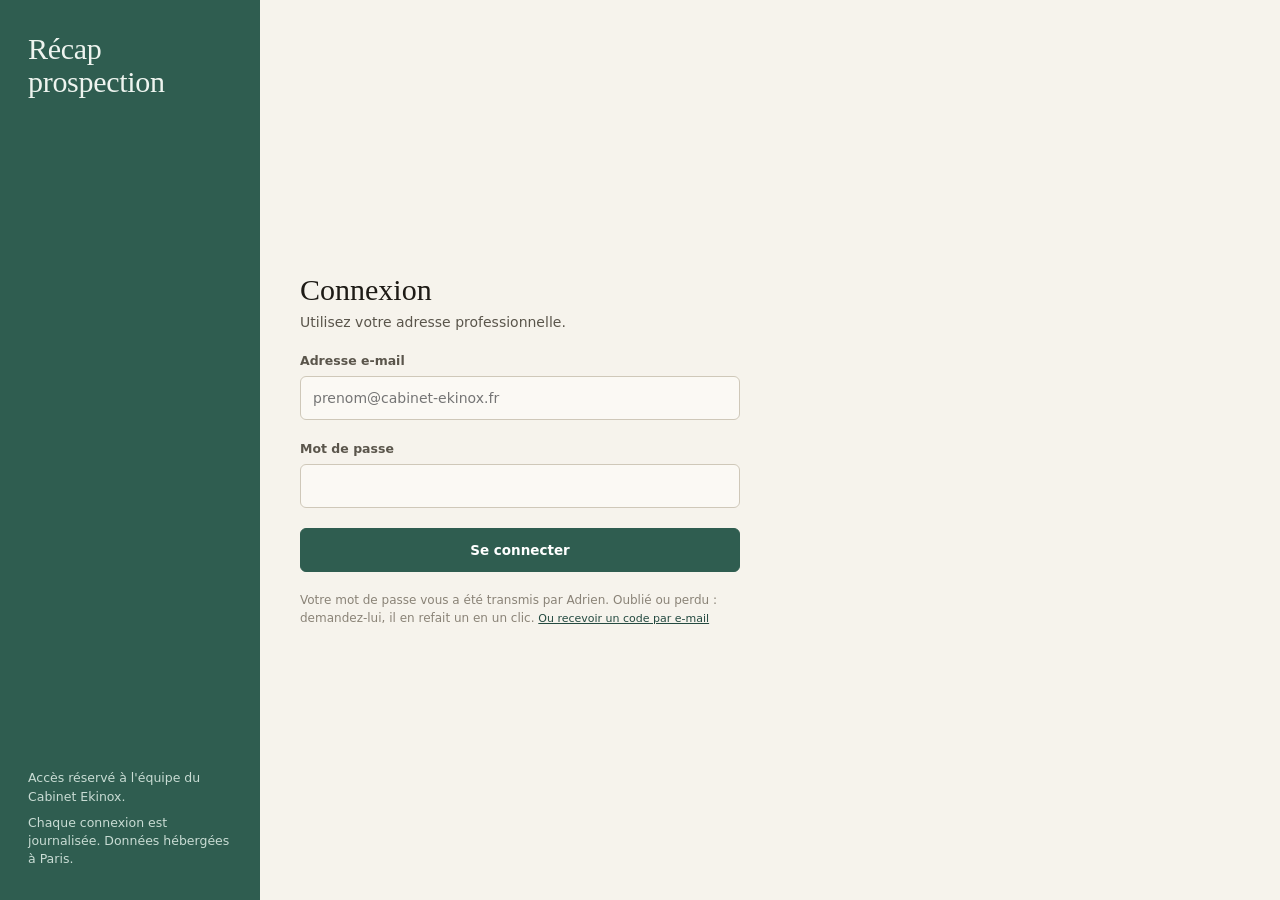
<file: web/index.html>
<!doctype html>
<html lang="fr">
<head>
<meta charset="utf-8">
<meta name="viewport" content="width=device-width,initial-scale=1">
<meta name="version" content="v1.0.14">
<meta name="robots" content="noindex, nofollow">
<meta name="referrer" content="no-referrer">
<meta http-equiv="Content-Security-Policy" content="default-src 'self'; script-src 'self'; style-src 'self' https://fonts.googleapis.com; font-src https://fonts.gstatic.com; connect-src https://mwbwgnulwfyuqgdgwhqg.supabase.co; img-src 'self' data:; base-uri 'none'; form-action 'none'; object-src 'none'; frame-ancestors 'none'">
<title>Récap prospection</title>
<link rel="stylesheet" href="https://fonts.googleapis.com/css2?family=Newsreader:ital,opsz,wght@0,6..72,400;0,6..72,500;1,6..72,400&family=Instrument+Sans:wght@400;500;600&display=swap">
<link rel="stylesheet" href="tokens.css">
<link rel="stylesheet" href="app.css">
<link rel="manifest" href="manifest.webmanifest">
<link rel="icon" href="icons/icone.svg" type="image/svg+xml">
</head>
<body>
<div id="app">
  <main class="plein">
    <p class="eyebrow">Cabinet Ekinox · application privée</p>
    <h1 class="serif">Récap prospection</h1>
    <p class="chapeau">Chargement…</p>
  </main>
</div>
<div class="toast" id="toast" role="status" aria-live="polite"></div>
<div class="modal" id="modal" role="dialog" aria-modal="true"></div>
<!-- supabase-js v2.115.0, servi depuis ce dépôt et non depuis un CDN : voir
     docs/decisions.md, D3. La politique de sécurité du contenu n'autorise donc
     aucun script venu d'ailleurs. -->
<script src="vendor/supabase-js-2.115.0.js"></script>
<script type="module" src="app.js"></script>
</body>
</html>
</file>
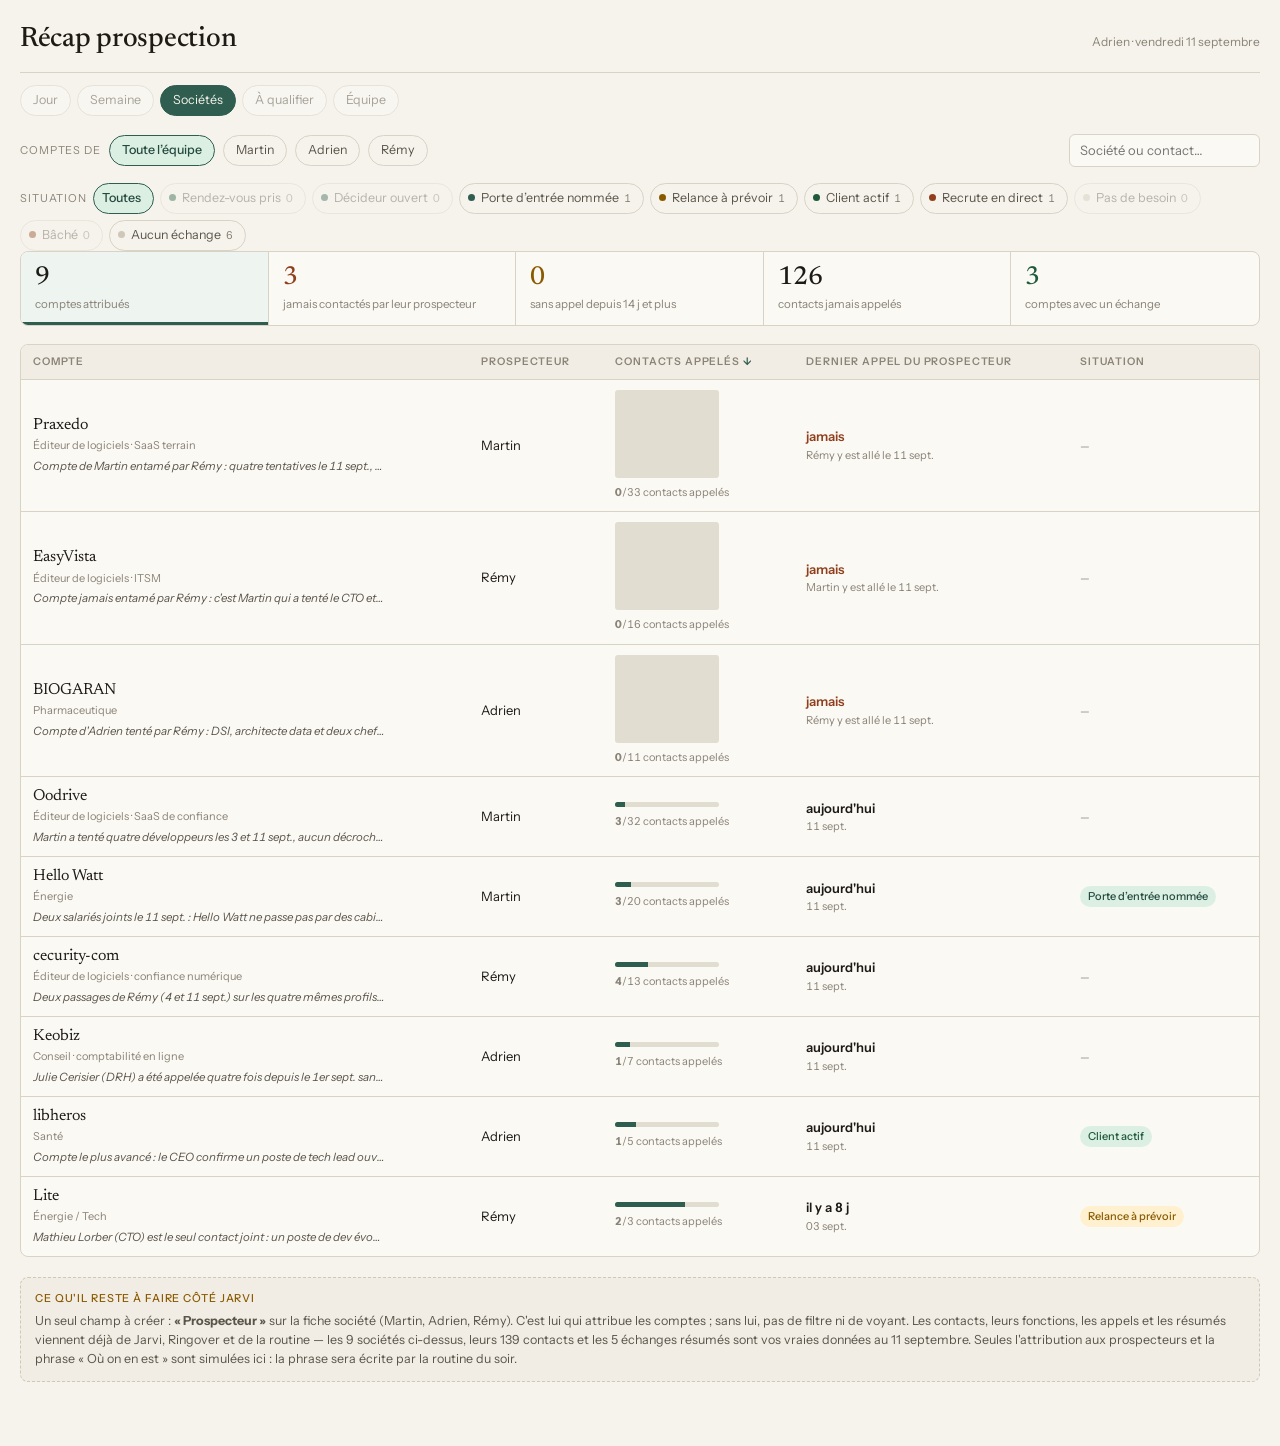
<file: design/couverture.html>
<!doctype html>
<html lang="fr">
<head>
<meta charset="utf-8">
<meta name="viewport" content="width=device-width,initial-scale=1">
<style>*{box-sizing:border-box}body{margin:0;font:14px/1.5 system-ui,sans-serif}img{max-width:100%}[hidden]{display:none!important}</style>
<title>Couverture des comptes</title>
<link rel="stylesheet" href="https://fonts.googleapis.com/css2?family=Newsreader:ital,opsz,wght@0,6..72,400;0,6..72,500;0,6..72,600&family=Instrument+Sans:wght@400;500;600&display=swap">
<style>
:root{
  color-scheme:light;
  --ground:#f6f3ec; --surface:#fbf9f4; --surface-2:#ece7db; --surface-3:#f1ede4;
  --hair:#d9d3c6; --hair-2:#cfc8b9;
  --ink:#1e1b16; --ink-2:#5a554b; --muted:#8a8377;
  --accent:#2f5d50; --accent-ink:#244a40; --accent-soft:#dcefe3; --accent-soft-2:#eef4ef;
  --warn:#8a5a00; --warn-soft:#fff1cf; --crit:#8f3f1c; --crit-soft:#f6e3da;
  --good:#1f5a3a; --good-soft:#dcefe3;
  --bar:#2f5d50; --bar-2:#a8c9bb; --bar-vide:#e2ddd1;
  --shadow:0 12px 32px -20px rgba(30,27,22,.45);
  --font-ui:"Instrument Sans",system-ui,-apple-system,"Segoe UI",sans-serif;
  --font-display:"Newsreader",Georgia,serif;
  --radius:6px; --radius-lg:8px;
}
@media (prefers-color-scheme:dark){
  :root:not([data-theme="light"]){
    color-scheme:dark;
    --ground:#16140f; --surface:#1e1b15; --surface-2:#2a261e; --surface-3:#231f18;
    --hair:#332e25; --hair-2:#453f34;
    --ink:#efeae0; --ink-2:#bdb6a8; --muted:#8a8377;
    --accent:#6fb59f; --accent-ink:#8fcbb7; --accent-soft:#1f3a32; --accent-soft-2:#1b2b26;
    --warn:#e2b45a; --warn-soft:#3a2c0f; --crit:#f0987a; --crit-soft:#3f2318;
    --good:#7fcb9d; --good-soft:#1f3a2b;
    --bar:#6fb59f; --bar-2:#33544a; --bar-vide:#2c281f;
    --shadow:0 12px 32px -20px rgba(0,0,0,.8);
  }
}
:root[data-theme="dark"]{
  color-scheme:dark;
  --ground:#16140f; --surface:#1e1b15; --surface-2:#2a261e; --surface-3:#231f18;
  --hair:#332e25; --hair-2:#453f34;
  --ink:#efeae0; --ink-2:#bdb6a8; --muted:#8a8377;
  --accent:#6fb59f; --accent-ink:#8fcbb7; --accent-soft:#1f3a32; --accent-soft-2:#1b2b26;
  --warn:#e2b45a; --warn-soft:#3a2c0f; --crit:#f0987a; --crit-soft:#3f2318;
  --good:#7fcb9d; --good-soft:#1f3a2b;
  --bar:#6fb59f; --bar-2:#33544a; --bar-vide:#2c281f;
  --shadow:0 12px 32px -20px rgba(0,0,0,.8);
}

*{box-sizing:border-box}
body{background:var(--ground);color:var(--ink);font-family:var(--font-ui);font-size:14px;line-height:1.5}
h1,h2,h3{font-family:var(--font-display);font-weight:500;margin:0;text-wrap:balance}
button{font:inherit;color:inherit}
button:focus-visible,input:focus-visible{outline:2px solid var(--accent);outline-offset:2px}
.enveloppe{max-width:1280px;margin:0 auto;padding:18px 20px 64px}

.entete{display:flex;flex-wrap:wrap;align-items:baseline;justify-content:space-between;gap:10px 18px;padding-bottom:12px;border-bottom:1px solid var(--hair)}
.entete h1{font-size:28px;letter-spacing:-.01em}
.entete .qui{font-size:12px;color:var(--muted)}
.nav{display:flex;flex-wrap:wrap;gap:6px;margin:12px 0 18px}
.nav button{font-size:12.5px;padding:5px 12px;border:1px solid var(--hair);background:var(--surface);color:var(--ink-2);border-radius:999px;cursor:pointer}
.nav button[aria-current="page"]{background:var(--accent);border-color:var(--accent);color:var(--ground)}
.nav button.off{opacity:.5;cursor:default}

.outils{display:flex;flex-wrap:wrap;align-items:center;gap:8px;margin-bottom:16px}
.outils .etiq{font-size:11px;text-transform:uppercase;letter-spacing:.08em;color:var(--muted)}
.pil{font-size:12.5px;padding:5px 12px;border:1px solid var(--hair);background:transparent;color:var(--ink-2);border-radius:999px;cursor:pointer}
.pil[aria-pressed="true"]{background:var(--accent-soft);border-color:var(--accent);color:var(--accent-ink);font-weight:500}
.outils input[type=search]{font:inherit;font-size:13px;padding:6px 10px;border:1px solid var(--hair);border-radius:var(--radius);background:var(--surface);color:var(--ink);min-width:190px}
.outils .sep{flex:1}

.chiffres{display:grid;grid-template-columns:repeat(auto-fit,minmax(148px,1fr));border:1px solid var(--hair);border-radius:var(--radius-lg);background:var(--surface);overflow:hidden;margin-bottom:18px}
.chiffre{padding:12px 14px;border:0;border-right:1px solid var(--hair);text-align:left;background:transparent;cursor:pointer}
.chiffre:last-child{border-right:0}
.chiffre b{display:block;font-family:var(--font-display);font-size:26px;font-weight:500;font-variant-numeric:tabular-nums;line-height:1.15}
.chiffre span{font-size:11.5px;color:var(--muted);display:block;margin-top:2px}
.chiffre.alerte b{color:var(--crit)}
.chiffre.tiede b{color:var(--warn)}
.chiffre.bien b{color:var(--good)}
.chiffre[aria-pressed="true"]{background:var(--accent-soft-2);box-shadow:inset 0 -3px 0 var(--accent)}

.grille{display:grid;grid-template-columns:minmax(0,1fr);gap:20px;align-items:start}
.grille.ouvert{grid-template-columns:minmax(0,1.15fr) minmax(340px,.85fr)}
@media (max-width:980px){.grille.ouvert{grid-template-columns:1fr}}

.bloc{border:1px solid var(--hair);border-radius:var(--radius-lg);background:var(--surface);overflow:hidden}
.tabwrap{overflow-x:auto}
table{width:100%;border-collapse:collapse;font-size:13px}
th{font-size:10.5px;text-transform:uppercase;letter-spacing:.08em;color:var(--muted);font-weight:600;text-align:left;padding:9px 12px;background:var(--surface-3);border-bottom:1px solid var(--hair);white-space:nowrap}
th button{background:none;border:0;padding:0;font:inherit;color:inherit;cursor:pointer;text-transform:inherit;letter-spacing:inherit}
th button[aria-sort]::after{content:" ↓";color:var(--accent)}
td{padding:10px 12px;border-bottom:1px solid var(--hair);vertical-align:middle;font-variant-numeric:tabular-nums}
tr:last-child td{border-bottom:0}
tr.rangee{cursor:pointer}
tr.rangee:hover td{background:var(--surface-3)}
tr.rangee[aria-selected="true"] td{background:var(--accent-soft-2)}
tr.rangee[aria-selected="true"] td:first-child{box-shadow:inset 3px 0 0 var(--accent)}
.nom{font-family:var(--font-display);font-size:16px;display:block;line-height:1.2}
.sous{font-size:11px;color:var(--muted)}

.jauge{display:block;width:104px;height:5px;border-radius:3px;background:var(--bar-vide);overflow:hidden;margin-bottom:4px}
.jauge i{display:block;height:100%;background:var(--bar)}
.jauge.vide i{background:var(--crit)}

.quand{white-space:nowrap}
.quand b{font-weight:600}
.quand.jamais{color:var(--crit);font-weight:600}
.quand.vieux{color:var(--warn);font-weight:600}
.quand .par{display:block;font-size:11px;color:var(--muted);font-weight:400}

.past{display:inline-block;font-size:11px;padding:2px 8px;border-radius:999px;white-space:nowrap;font-weight:500;line-height:1.5}
.past.good{background:var(--good-soft);color:var(--good)}
.past.acc{background:var(--accent-soft);color:var(--accent-ink)}
.past.warn{background:var(--warn-soft);color:var(--warn)}
.past.crit{background:var(--crit-soft);color:var(--crit)}
.past.neu{background:var(--surface-2);color:var(--ink-2)}

/* Fiche */
.fiche{position:sticky;top:14px;max-height:calc(100vh - 28px);overflow:auto}
.fiche .bandeau{padding:14px 16px 12px;border-bottom:1px solid var(--hair);display:flex;justify-content:space-between;gap:10px;align-items:flex-start;position:sticky;top:0;background:var(--surface);z-index:2}
.fiche h2{font-size:22px;letter-spacing:-.01em;line-height:1.15}
.fiche .sous2{font-size:12px;color:var(--muted);margin-top:3px}
.fermer{border:1px solid var(--hair);background:var(--surface);border-radius:999px;width:30px;height:30px;cursor:pointer;flex:none;font-size:17px;line-height:1}
.trois{display:grid;grid-template-columns:repeat(3,1fr);gap:8px;padding:12px 16px 0}
.trois div{background:var(--surface-3);border:1px solid var(--hair);border-radius:var(--radius);padding:8px 10px}
.trois b{display:block;font-family:var(--font-display);font-size:20px;font-weight:500;font-variant-numeric:tabular-nums;line-height:1.1}
.trois b.crit{color:var(--crit)} .trois b.warn{color:var(--warn)}
.trois span{font-size:10.5px;color:var(--muted)}
.section{padding:0 16px 16px}
.section h3{font-size:11px;text-transform:uppercase;letter-spacing:.08em;color:var(--muted);font-family:var(--font-ui);font-weight:600;margin:16px 0 8px;padding-top:14px;border-top:1px solid var(--hair);display:flex;justify-content:space-between;align-items:baseline;gap:8px}
.section h3 .aide{font-weight:400;text-transform:none;letter-spacing:0}
.rech-contacts{width:100%;font:inherit;font-size:12.5px;padding:6px 10px;border:1px solid var(--hair);border-radius:var(--radius);background:var(--surface-3);color:var(--ink);margin-bottom:8px}
.groupe{font-size:11px;color:var(--muted);margin:10px 0 4px;font-weight:600}
.contact{display:grid;grid-template-columns:1fr auto;gap:2px 10px;align-items:baseline;padding:7px 0;border-bottom:1px dotted var(--hair)}
.contact:last-child{border-bottom:0}
.contact b{font-weight:600;font-size:13px}
.contact em{display:block;font-style:normal;font-size:11.5px;color:var(--muted);overflow:hidden;text-overflow:ellipsis;white-space:nowrap}
.contact .d{font-size:11.5px;color:var(--ink-2);white-space:nowrap;text-align:right;font-variant-numeric:tabular-nums}
.contact .d small{display:block;font-size:10.5px;color:var(--muted)}
.contact.jam .d{color:var(--crit)}
.contact.autre .d{color:var(--warn)}
.echange{grid-column:1/-1;margin-top:4px;padding-left:10px;border-left:2px solid var(--accent);font-size:12px;color:var(--ink-2)}
.echange .past{margin-left:6px}
.vide{padding:44px 18px;text-align:center;color:var(--muted);font-size:13px}
.note{margin-top:20px;border:1px dashed var(--hair-2);border-radius:var(--radius-lg);padding:12px 14px;background:var(--surface-3)}
.note h3{font-family:var(--font-ui);font-size:11px;text-transform:uppercase;letter-spacing:.08em;color:var(--warn);margin:0 0 6px}
.note p{margin:0;font-size:12.5px;color:var(--ink-2)}
@media (prefers-reduced-motion:no-preference){tr.rangee,.pil,.chiffre{transition:background .12s ease}}

/* Situations + état des lieux + fil d'appels */
.outils2{display:flex;flex-wrap:wrap;align-items:center;gap:6px;margin:8px 0 0}
.pil.sit{padding-left:8px}
.pil .pt{display:inline-block;width:7px;height:7px;border-radius:999px;margin-right:6px;vertical-align:1px}
.pil .cpt{color:var(--muted);font-variant-numeric:tabular-nums;margin-left:5px;font-size:11px}
.pil[disabled]{opacity:.4;cursor:default}
.pt.good{background:var(--good)} .pt.acc{background:var(--accent)} .pt.warn{background:var(--warn)}
.pt.crit{background:var(--crit)} .pt.neu{background:var(--hair-2)}
.etat{display:block;font-size:11.5px;color:var(--ink-2);margin-top:3px;max-width:44ch;overflow:hidden;text-overflow:ellipsis;white-space:nowrap;font-style:italic}
.oue{margin:12px 16px 0;background:var(--accent-soft-2);border:1px solid var(--hair);border-left:3px solid var(--accent);border-radius:var(--radius);padding:10px 12px}
.oue p{margin:0;font-size:13px;line-height:1.5;color:var(--ink)}
.oue .sig{display:block;margin-top:6px;font-size:10.5px;color:var(--muted)}
.appels{grid-column:1/-1;margin:4px 0 2px;padding-left:10px;border-left:2px solid var(--hair-2)}
.ap{padding:4px 0}
.ap .tete{display:flex;flex-wrap:wrap;align-items:center;gap:6px;font-size:11px;color:var(--muted);font-variant-numeric:tabular-nums}
.ap p{margin:3px 0 0;font-size:12px;line-height:1.45;color:var(--ink-2)}
.ap p.suite{color:var(--accent-ink);font-size:11.5px}
.ap p.suite b{font-weight:600}
.contact.ech .appels{border-left-color:var(--accent)}
</style>
</head>
<body>
<div class="enveloppe">
  <div class="entete">
    <h1>Récap prospection</h1>
    <span class="qui">Adrien · vendredi 11 septembre</span>
  </div>
  <nav class="nav" aria-label="Vues">
    <button type="button" class="off">Jour</button>
    <button type="button" class="off">Semaine</button>
    <button type="button" aria-current="page">Sociétés</button>
    <button type="button" class="off">À qualifier</button>
    <button type="button" class="off">Équipe</button>
  </nav>

  <div class="outils" id="outils"></div>
  <div class="outils outils2" id="outils2"></div>
  <div class="chiffres" id="chiffres"></div>
  <div class="grille" id="grille"></div>

  <div class="note">
    <h3>Ce qu'il reste à faire côté Jarvi</h3>
    <p>Un seul champ à créer : <b>« Prospecteur »</b> sur la fiche société (Martin, Adrien, Rémy). C'est lui qui attribue les comptes ; sans lui, pas de filtre ni de voyant. Les contacts, leurs fonctions, les appels et les résumés viennent déjà de Jarvi, Ringover et de la routine — les 9 sociétés ci-dessus, leurs 139 contacts et les 5 échanges résumés sont vos vraies données au 11 septembre. Seules l'attribution aux prospecteurs et la phrase « Où on en est » sont simulées ici : la phrase sera écrite par la routine du soir.</p>
  </div>
</div>

<script>
const SIT = { rdv:['Rendez-vous pris','good'], ouvert:['Décideur ouvert','acc'], porte:['Porte d’entrée nommée','acc'],
  client:['Client actif','good'], direct:['Recrute en direct','crit'], besoin:['Pas de besoin','neu'],
  relance:['Relance à prévoir','warn'], bache:['Bâché','crit'] };
const ORDRE = ['rdv','ouvert','porte','relance','client','direct','besoin','bache'];
const AUJ = new Date('2026-09-11');
const PROS = ['Martin','Adrien','Rémy'];
const SEUIL = 14; // jours sans appel du prospecteur avant alerte
const jours = d => Math.round((AUJ - new Date(d)) / 86400000);
const dfr = d => new Date(d).toLocaleDateString('fr-FR',{day:'2-digit',month:'short'});
const esc = s => String(s ?? '').replace(/[&<>"]/g, c => ({'&':'&amp;','<':'&lt;','>':'&gt;','"':'&quot;'}[c]));
const ilya = n => n === 0 ? "aujourd'hui" : n === 1 ? 'hier' : `il y a ${n} j`;

// contact : [nom, fonction, appels]
// appel   : [date, parQui, situation|null, résumé|null, prochaine étape|null]   situation null = tentative sans échange
const SOC = [
{n:'cecurity-com', sec:'Éditeur de logiciels · confiance numérique', p:'Rémy',
 e:"Deux passages de Rémy (4 et 11 sept.) sur les quatre mêmes profils techniques, aucun décroché : le compte n'a encore produit aucun échange. Les fonctions RH et produit n'ont jamais été tentées.", eAt:'2026-09-11 18:05', c:[
 ['Bruno Ricci','Directeur des solutions d’architecture et Avant-Vente',[['2026-09-11','Rémy'],['2026-09-04','Rémy']]],
 ['Jérôme Pelletier','Ingénieur projet',[['2026-09-11','Rémy'],['2026-09-04','Rémy']]],
 ['Philippe Poggi','Ingénieur tests et qualification logiciel',[['2026-09-11','Rémy'],['2026-09-04','Rémy']]],
 ['Michaël Marcelin','Ingénieur systèmes et réseaux',[['2026-09-04','Rémy']]],
 ['Florentine Ponthieu','Responsable des ressources humaines'],
 ['Didier Couderc','Ingénieur produit'],
 ['Isabelle Perrier','Responsable support MyCecurity / production coffre-fort'],
 ['Jonathan Germain','Ingénieur consultant'],
 ['Jurgen Douchy','Software developer Java et C#'],
 ['Stéphane Huette','Consultant Java JEE'],
 ['Jean-Sébastien Sainte-Rose','Ingénieur informatique / développeur'],
 ['Romain Joly-Moal','Administrateur système, réseau et sécurité'],
 ['Jean-Baptiste C.','Consultant IT']]},

{n:'Lite', sec:'Énergie / Tech', p:'Rémy',
 e:"Mathieu Lorber (CTO) est le seul contact joint : un poste de dev évoqué en juillet, à reconfirmer, un mail promis et un rappel attendu. Rémy n'est pas repassé sur le compte depuis le 3 septembre ; c'est Adrien qui a rappelé le 11.", eAt:'2026-09-11 18:05', c:[
 ['Matthieu Lemonnier','Développeur fullstack — Kotlin, Java, Spring Boot',[['2026-09-01','Rémy']]],
 ['Mathieu Lorber','CTO & cofondateur',[
   ['2026-09-11','Adrien','relance','Mathieu Lorber (CTO & co-fondateur, Lite) : trop pris pour échanger, demande un mail. Recrutement évoqué il y a quelques mois, à reconfirmer. Rappel prévu fin de semaine prochaine.','Envoyer un mail à Mathieu Lorber puis le rappeler fin de semaine prochaine.'],
   ['2026-09-03','Rémy','relance','Mathieu Lorber injoignable (mauvaise connexion) ; le poste de dev évoqué en juillet reste d’actualité. Rappel convenu la semaine prochaine.','Rappeler Mathieu Lorber la semaine du 08/09 au sujet du poste de dev.'],
   ['2026-09-01','Rémy']]],
 ['Emmanuel Rozenkier','Data scientist']]},

{n:'EasyVista', sec:'Éditeur de logiciels · ITSM', p:'Rémy',
 e:"Compte jamais entamé par Rémy : c'est Martin qui a tenté le CTO et le manager platform le 11 sept., sans décroché. 16 contacts identifiés, aucun échange.", eAt:'2026-09-11 18:05', c:[
 ['Amedee Potier','CTO',[['2026-09-11','Martin']]],
 ['Vincent Bougnol','Manager of Platform Engineering Teams',[['2026-09-11','Martin']]],
 ['Ludovic Da Silva','VP of Engineering'],
 ['Cristina Zenati Costanzo','Global Chief People Officer'],
 ['David Levayer','R&D Engineering Manager'],
 ['Norbert Mauger','Tech Lead & R&D Manager'],
 ['Michaël Cohen','Product & Tech Value Creation Leader'],
 ['ETEKA Wilfried','Tech Lead fullstack'],
 ['Matthieu Harel','Fullstack engineer — Node.js, React, Python'],
 ['Benjamin Ribou','Platform & DevOps engineer'],
 ['Norman Thoretton','R&D Senior software engineer'],
 ['Serine Sefardjelah','Software engineer — backend, data, IA'],
 ['Karen Sotta','QA & software test engineer'],
 ['Gyorgy Joseph','Global SecOps engineer'],
 ['Marc F.','Cyber security engineer'],
 ['Ethan Duong','Alternant développeur web']]},

{n:'Oodrive', sec:'Éditeur de logiciels · SaaS de confiance', p:'Martin',
 e:"Martin a tenté quatre développeurs les 3 et 11 sept., aucun décroché. Les décideurs (CTO, DSI, RSSI, RH) restent à appeler sur un compte de 32 contacts.", eAt:'2026-09-11 18:05', c:[
 ['Achraf Trabelsi','Senior iOS developer',[['2026-09-11','Martin']]],
 ['Ahmed Bouhlel','Développeur fullstack',[['2026-09-11','Martin'],['2026-09-11','Martin'],['2026-09-03','Martin']]],
 ['Thibault Grard','Software engineer',[['2026-09-11','Martin']]],
 ['Christophe Najar','Senior network engineer'],
 ['Thomas Chambon','CTO'],
 ['Thomas Rossier','Chief Technology Officer — Oodrive Sign'],
 ['Julien Enfer','Directeur des systèmes d’information — CIO Group'],
 ['Yann-Gérald Lerayer','Chief Data Officer'],
 ['Mohamed Ait Saidi','Group CISO — directeur cybersécurité'],
 ['Cédric Mermilliod','Co-CEO'],
 ['Stanislas De Rémur','Président'],
 ['Frédéric Sourivong','Engineering manager'],
 ['Jean-Louis Divol','Lead architect'],
 ['Hichem Laroussi','Android team lead'],
 ['Mattieu Pompon','Team lead — ingénieur système et réseaux'],
 ['Vincent Dupain','Lead engineer DevOps'],
 ['Aline Nivaud','Head of People'],
 ['Sihame O.','Responsable recrutement et développement RH'],
 ['Camille Sauvage','Talent Acquisition Business Partner'],
 ['Alexis Bouchut','Talent & People Development Leader'],
 ['Laura Bouvier','HR Business Partner'],
 ['Ludivine Bréda','Human Resources Business Partner'],
 ['Robin Boisson','Delivery et customer support manager'],
 ['Haykel Guetat','Test automation engineer — SDET lead'],
 ['Youssef Chtourou','Senior DevOps engineer'],
 ['Edward Gent','Ingénieur logiciel senior .NET/C#'],
 ['Brian Hamonic','Ingénieur système'],
 ['Jérôme Bellier','Ingénieur R&D'],
 ['Agathe Savonet','Ingénieure data — analytics engineer'],
 ['Gilles Legrand','Data engineer'],
 ['Jacques Reynaud','Expertise infrastructure et opérations IT'],
 ['Florian C.','Analyste SOC — ingénieur cybersécurité']]},

{n:'Hello Watt', sec:'Énergie', p:'Martin',
 e:"Deux salariés joints le 11 sept. : Hello Watt ne passe pas par des cabinets (job boards et cooptation) et ne recrute que des seniors. Le seul angle restant est Thibaud Halpern, côté RH, jamais appelé.", eAt:'2026-09-11 18:05', c:[
 ['Andréa Epivent','Software engineer',[['2026-09-11','Martin','porte','Chez Hello Watt, pas de recrutement via cabinets — job boards et cooptation. Contact RH cité : Thibaud Halpern.','Contacter Thibaud Halpern (RH) pour confirmer leur politique de recrutement.']]],
 ['Eliott Sizey','Software engineer',[['2026-09-11','Martin','direct','Recrutement limité aux postes seniors, via plateformes (Welcome to the Jungle) et cooptation, pas de cabinets.']]],
 ['Yannick Ezvan','Développeur fullstack',[['2026-09-11','Martin']]],
 ['Sylvain Le Falher','Fondateur & CEO'],
 ['Thibaud Halpern','HR and Talent Acquisition Manager'],
 ['Valentin Ancellin','HR Business Partner'],
 ['Sacha Guihéneuf','Human Resources Business Partner'],
 ['David Conesa','Chargé de recrutement'],
 ['Thibaut Decombe','Lead developer'],
 ['Benoit Richert','Lead engineer'],
 ['Guillaume Matheron','Lead data scientist'],
 ['Adrien Milcent','Lead product designer'],
 ['Charly Andral','Data scientist'],
 ['Mattéo L.','Développeur fullstack'],
 ['Thomas Levasseur','Software engineer'],
 ['Clément Boloch','Consultant & fullstack developer'],
 ['Lucien Marey','Fullstack developer'],
 ['Robin Mouchart','Développeur fullstack'],
 ['Damien Martel','Ingénieur fullstack React/Node/Python'],
 ['Théo Poncelet','Développeur web']]},

{n:'Praxedo', sec:'Éditeur de logiciels · SaaS terrain', p:'Martin',
 e:"Compte de Martin entamé par Rémy : quatre tentatives le 11 sept., aucun décroché. 33 contacts, dont le CTO et le Head of Engineering, jamais appelés.", eAt:'2026-09-11 18:05', c:[
 ['Alexandre Noiret','Tech lead',[['2026-09-11','Rémy']]],
 ['Evelyne Wang','Fullstack developer',[['2026-09-11','Rémy']]],
 ['Michael C.','Head of QA',[['2026-09-11','Rémy']]],
 ['Nicolas Precheur','Engineering manager',[['2026-09-11','Rémy']]],
 ['Pierre Lavigne','CTO & cofondateur'],
 ['Sylvain Rivollet','Head of Engineering'],
 ['Vanessa Abitbol','Senior software engineering manager'],
 ['Juliette Coudyser','Talent manager'],
 ['Mathilde Garach','Head of Operations — RevOps'],
 ['Frédéric Blanc','Software architect'],
 ['Jean-Baptiste Heidet','Tech lead / architecte logiciel'],
 ['Alexandre Breux','iOS developer'],
 ['Antoine Chwat','Mobile technical lead'],
 ['Samuel Coz','Technical lead'],
 ['Kevin G.','Technical leader'],
 ['Jérôme Kehrmeet','Team leader'],
 ['Romain Chauveau','Tech lead Java'],
 ['Romain Gagnaire','Lead backend developer'],
 ['Charles-Adrien Fournier','Lead développeur iOS'],
 ['Morad Chait','Senior Java/JEE backend developer'],
 ['Florent Belin','Senior fullstack engineer'],
 ['Adel El Amraoui','Software engineer'],
 ['Younes Abounaceur','Software engineer — backend'],
 ['Kévin Le Clech','Développeur fullstack Java'],
 ['Marguerite Maillere','Backend developer'],
 ['Erwann Chapellon','Fullstack developer'],
 ['Arthur Khadraoui-Nicod','Développeur fullstack'],
 ['Valérian Malay','Ingénieur logiciel'],
 ['Julien Dos Santos','Développeur Android'],
 ['Xavier Lencou','Android engineer'],
 ['Benjamin Bleriot','Développeur Android & iOS'],
 ['Robin Vassel','DevOps engineer'],
 ['Jean-Kevin Kpadey','Ingénieur DevOps']]},

{n:'Keobiz', sec:'Conseil · comptabilité en ligne', p:'Adrien',
 e:"Julie Cerisier (DRH) a été appelée quatre fois depuis le 1er sept. sans jamais décrocher. Les cinq profils tech du compte n'ont pas encore été tentés.", eAt:'2026-09-11 18:05', c:[
 ['Julie Cerisier','Directrice des ressources humaines',[['2026-09-11','Adrien'],['2026-09-09','Adrien'],['2026-09-02','Adrien'],['2026-09-01','Adrien']]],
 ['Aurore Tenant','Team lead RH — admin & paie'],
 ['Allyson Beaucourt','Tech lead'],
 ['Nicolas Pélican','Ingénieur fullstack'],
 ['Florian Tainlot','Software engineer'],
 ['Fiona Delsing','Dev fullstack JS — Node, GraphQL, React'],
 ['Théo Le Calvez','Spécialiste SEO — e-commerce & lead gen']]},

{n:'libheros', sec:'Santé', p:'Adrien',
 e:"Compte le plus avancé : le CEO confirme un poste de tech lead ouvert, deux candidats en entretien et un titulaire qui part fin septembre. La pression est sur la livraison, pas sur la prospection.", eAt:'2026-09-11 18:05', c:[
 ['Jean-Christophe Klein','Directeur général / CEO',[
   ['2026-09-11','Adrien','client','Jean-Christophe Klein (CEO, libheros) : poste de tech lead toujours ouvert, 2 candidats en entretien 2, rien de finalisé. Urgent, le titulaire part fin septembre.','Continuer la recherche du tech lead pour libheros.'],
   ['2026-09-11','Adrien']]],
 ['Florian Compiegne','Lead développeur'],
 ['Oualid Hassan','Développeur fullstack'],
 ['Daouda Sidibe','Développeur fullstack NestJS / React / Vue'],
 ['Jacques Nguyen','Fullstack developer — React, Vue, NestJS']]},

{n:'BIOGARAN', sec:'Pharmaceutique', p:'Adrien',
 e:"Compte d'Adrien tenté par Rémy : DSI, architecte data et deux chefs de projet appelés le 11 sept., aucun décroché. Aucun échange, RH et direction data jamais tentées.", eAt:'2026-09-11 18:05', c:[
 ['Franck Ekwa','IT Infrastructure & Support Manager',[['2026-09-11','Rémy']]],
 ['Frédéric Riou','DSI',[['2026-09-11','Rémy']]],
 ['Hadhami Matmati','Data & Integration Architect',[['2026-09-11','Rémy']]],
 ['Samy Hassaoui','Chef de projet systèmes et données',[['2026-09-11','Rémy']]],
 ['Romain Paggetti','CIO Officer'],
 ['Axelle Lienard','Directrice des ressources humaines'],
 ['Maéva Buchheit','RH généraliste'],
 ['Hervé Burel','Head of Data — stratégie data & IA'],
 ['Marc Parmentier','Architecte data'],
 ['Vincent Arnaud','Expert data'],
 ['Wissem Drissi','Senior Java / expert Tibco EBX5']]}
];

let filtre = 'tous', recherche = '', tri = 'afaire', vue = 'tous', sitF = 'toutes', choisi = null, rechC = '';

const app = x => x[2] || [];                              // appels d'un contact
const dernier = x => app(x).map(a => a[0]).sort().pop() || null;
const parQui = x => { const d = dernier(x); return d ? app(x).find(a => a[0] === d)[1] : null; };
const appelesPar = (s,q) => s.c.filter(x => app(x).some(a => a[1] === q));
const parLui = s => appelesPar(s, s.p);
const tousApp = s => s.c.filter(x => app(x).length);
const datesDe = (s,q) => s.c.flatMap(x => app(x)).filter(a => !q || a[1] === q).map(a => a[0]).sort();
const dernierLui = s => datesDe(s, s.p).pop() || null;
const dernierTous = s => datesDe(s).pop() || null;
const etat = s => { const d = dernierLui(s); if (!d) return 'jamais'; return jours(d) >= SEUIL ? 'vieux' : 'ok'; };
const sits = s => [...new Set(s.c.flatMap(x => app(x)).map(a => a[2]).filter(Boolean))];
const sitChaude = s => sits(s).sort((a,b) => ORDRE.indexOf(a) - ORDRE.indexOf(b))[0] || null;

function visibles(){
  let v = SOC.filter(s => filtre === 'tous' || s.p === filtre);
  if (recherche){ const q = recherche.toLowerCase();
    v = v.filter(s => s.n.toLowerCase().includes(q) || s.c.some(x => x[0].toLowerCase().includes(q))); }
  if (sitF === 'aucune') v = v.filter(s => !sits(s).length);
  else if (sitF !== 'toutes') v = v.filter(s => sits(s).includes(sitF));
  if (vue === 'jamais') v = v.filter(s => etat(s) === 'jamais');
  if (vue === 'vieux') v = v.filter(s => etat(s) === 'vieux');
  if (vue === 'echange') v = v.filter(s => sits(s).length);
  const cle = { afaire: s => [etat(s) === 'jamais' ? 0 : etat(s) === 'vieux' ? 1 : 2,
                              -(s.c.length - parLui(s).length), s.n.toLowerCase()],
                recent: s => [dernierLui(s) ? -new Date(dernierLui(s)) : 1e13, s.n.toLowerCase()],
                nom:    s => [s.n.toLowerCase()],
                pros:   s => [s.p, s.n.toLowerCase()] }[tri];
  return v.slice().sort((a,b) => { const x = cle(a), y = cle(b);
    for (let i=0;i<x.length;i++){ if (x[i] < y[i]) return -1; if (x[i] > y[i]) return 1; } return 0; });
}

function rendreOutils(){
  const base = SOC.filter(s => filtre === 'tous' || s.p === filtre);
  const nb = k => k === 'aucune' ? base.filter(s => !sits(s).length).length : base.filter(s => sits(s).includes(k)).length;
  const pil = (k,l,pt,n,off) => `<button type="button" class="pil sit" data-sit="${k}" aria-pressed="${sitF===k}"${off?' disabled':''}>${pt?`<span class="pt ${pt}"></span>`:''}${l}${n!==null?`<span class="cpt">${n}</span>`:''}</button>`;
  document.getElementById('outils').innerHTML =
    `<span class="etiq">Comptes de</span>` +
    ['tous',...PROS].map(p => `<button type="button" class="pil" data-filtre="${p}" aria-pressed="${filtre===p}">${p==='tous'?'Toute l’équipe':p}</button>`).join('') +
    `<span class="sep"></span>
     <input type="search" id="rech" placeholder="Société ou contact…" value="${esc(recherche)}" aria-label="Rechercher">`;
  document.getElementById('outils2').innerHTML =
    `<span class="etiq">Situation</span>` +
    pil('toutes','Toutes',null,null,false) +
    ORDRE.map(k => pil(k, SIT[k][0], SIT[k][1], nb(k), nb(k)===0)).join('') +
    pil('aucune','Aucun échange','neu',nb('aucune'),nb('aucune')===0);
}

function rendreChiffres(){
  const v = SOC.filter(s => filtre === 'tous' || s.p === filtre);
  const jam = v.filter(s => etat(s) === 'jamais').length;
  const vx  = v.filter(s => etat(s) === 'vieux').length;
  const rest = v.reduce((n,s) => n + (s.c.length - parLui(s).length), 0);
  const ech = v.filter(s => sits(s).length).length;
  const b = (k,cls,n,l) => `<button type="button" class="chiffre ${cls}" data-vue="${k}" aria-pressed="${vue===k}"><b>${n}</b><span>${l}</span></button>`;
  document.getElementById('chiffres').innerHTML =
    b('tous','',v.length,'comptes attribués') +
    b('jamais','alerte',jam,'jamais contactés par leur prospecteur') +
    b('vieux','tiede',vx,`sans appel depuis ${SEUIL} j et plus`) +
    b('reste','',rest,'contacts jamais appelés') +
    b('echange','bien',ech,'comptes avec un échange');
}

function rendreTable(){
  const v = visibles();
  const s0 = choisi ? SOC.find(s => s.n === choisi) : null;
  const th = (k,l) => `<th><button type="button" data-tri="${k}" ${tri===k?'aria-sort="descending"':''}>${l}</button></th>`;
  const lignes = v.map(s => {
    const k = parLui(s).length, tot = s.c.length, d = dernierLui(s), e = etat(s), sit = sitChaude(s);
    const dt = dernierTous(s);
    const pct = Math.round(k / tot * 100);
    const qui = dt ? (s.c.flatMap(x => app(x)).find(a => a[0] === dt) || [])[1] : null;
    return `<tr class="rangee" data-choisir="${esc(s.n)}" aria-selected="${s.n===choisi}" tabindex="0">
      <td><span class="nom">${esc(s.n)}</span><span class="sous">${esc(s.sec)}</span>
          <span class="etat" title="${esc(s.e)}">${esc(s.e)}</span></td>
      <td>${esc(s.p)}</td>
      <td><span class="jauge${k?'':' vide'}"><i style="width:${k?pct:100}%"></i></span>
          <span class="sous"><b>${k}</b>/${tot} contacts appelés</span></td>
      <td><span class="quand ${e==='jamais'?'jamais':e==='vieux'?'vieux':''}">
          ${d ? `<b>${ilya(jours(d))}</b><span class="par">${dfr(d)}</span>`
              : `<b>jamais</b>${dt ? `<span class="par">${esc(qui)} y est allé le ${dfr(dt)}</span>` : ''}`}
          </span></td>
      <td>${sit ? `<span class="past ${SIT[sit][1]}">${SIT[sit][0]}</span>` : '<span class="sous">—</span>'}</td>
    </tr>`; }).join('');
  document.getElementById('grille').className = 'grille' + (s0 ? ' ouvert' : '');
  document.getElementById('grille').innerHTML = `
    <div class="bloc"><div class="tabwrap"><table>
      <thead><tr>${th('nom','Compte')}${th('pros','Prospecteur')}${th('afaire','Contacts appelés')}${th('recent','Dernier appel du prospecteur')}<th>Situation</th></tr></thead>
      <tbody>${lignes || `<tr><td colspan="5" class="vide">Aucun compte ne correspond.</td></tr>`}</tbody>
    </table></div></div>
    ${s0 ? fiche(s0) : ''}`;
}

function filAppels(x){
  return `<div class="appels">` + app(x).map(a => {
    const [dt, qui, sit, res, suite] = a;
    return `<div class="ap">
      <div class="tete"><b>${dfr(dt)}</b> · ${esc(qui)} ·
        ${sit ? `<span class="past ${SIT[sit][1]}">${SIT[sit][0]}</span>` : `<span class="past neu">Pas de décroché</span>`}</div>
      ${res ? `<p>${esc(res)}</p>` : ''}
      ${suite ? `<p class="suite"><b>À faire :</b> ${esc(suite)}</p>` : ''}
    </div>`; }).join('') + `</div>`;
}

function fiche(s){
  const lui = parLui(s), autres = s.c.filter(x => app(x).length && !app(x).some(a => a[1] === s.p)), jam = s.c.filter(x => !app(x).length);
  const d = dernierLui(s), e = etat(s), nEch = s.c.filter(x => app(x).some(a => a[2])).length;
  const q = rechC.toLowerCase();
  const garde = x => !q || x[0].toLowerCase().includes(q) || (x[1]||'').toLowerCase().includes(q);
  const ligne = (x, cls) => { const dd = dernier(x), ech = app(x).some(a => a[2]);
    return `<div class="contact ${cls}${ech?' ech':''}">
      <span><b>${esc(x[0])}</b><em>${esc(x[1])}</em></span>
      <span class="d">${dd ? `${dfr(dd)}<small>${ilya(jours(dd))} · ${esc(parQui(x))}</small>` : `jamais<small>appelé</small>`}</span>
      ${app(x).length ? filAppels(x) : ''}
    </div>`; };
  const groupe = (titre, liste, cls) => { const l = liste.filter(garde); return l.length
    ? `<div class="groupe">${titre} (${l.length})</div>` + l.map(x => ligne(x, cls)).join('') : ''; };
  return `<div class="bloc fiche">
    <div class="bandeau">
      <div><h2>${esc(s.n)}</h2>
        <div class="sous2">${esc(s.sec)} · compte de ${esc(s.p)} · ${s.c.length} contacts dans Jarvi</div></div>
      <button type="button" class="fermer" data-fermer aria-label="Fermer">×</button>
    </div>
    <div class="oue">
      <p>${esc(s.e)}</p>
      <span class="sig">Où on en est — réécrit par la routine le ${dfr(s.eAt)} à ${s.eAt.slice(11,16).replace(':','h')}</span>
    </div>
    <div class="trois">
      <div><b class="${e==='jamais'?'crit':''}">${lui.length}<small style="font-size:12px;color:var(--muted)">/${s.c.length}</small></b><span>appelés par ${esc(s.p)}</span></div>
      <div><b class="${e==='jamais'?'crit':e==='vieux'?'warn':''}">${d ? jours(d)+' j' : '—'}</b><span>depuis son dernier appel</span></div>
      <div><b class="${nEch?'':'crit'}">${nEch}</b><span>contacts avec un échange</span></div>
    </div>
    <div class="section">
      <h3>Les contacts <span class="aide">${jam.length} jamais appelés</span></h3>
      <input type="search" class="rech-contacts" id="rechC" placeholder="Filtrer par nom ou fonction…" value="${esc(rechC)}" aria-label="Filtrer les contacts">
      ${groupe('Appelés par ' + s.p, lui, '')}
      ${groupe('Appelés par quelqu’un d’autre', autres, 'autre')}
      ${groupe('Jamais appelés', jam, 'jam')}
      ${(!lui.filter(garde).length && !autres.filter(garde).length && !jam.filter(garde).length)
        ? '<p class="sous" style="padding:10px 0">Aucun contact ne correspond.</p>' : ''}
    </div>
  </div>`;
}

function rendre(){ rendreOutils(); rendreChiffres(); rendreTable(); }

document.addEventListener('click', ev => {
  const t = ev.target.closest('[data-filtre],[data-sit],[data-vue],[data-tri],[data-choisir],[data-fermer]');
  if (!t || t.disabled) return;
  if (t.dataset.filtre){ filtre = t.dataset.filtre; if (choisi && !visibles().some(s=>s.n===choisi)) choisi = null; return rendre(); }
  if (t.dataset.sit){ sitF = sitF === t.dataset.sit ? 'toutes' : t.dataset.sit;
    if (choisi && !visibles().some(s=>s.n===choisi)) choisi = null; return rendre(); }
  if (t.dataset.vue){ vue = vue === t.dataset.vue ? 'tous' : t.dataset.vue; return rendre(); }
  if (t.dataset.tri){ tri = t.dataset.tri; return rendreTable(); }
  if (t.dataset.choisir){ choisi = choisi === t.dataset.choisir ? null : t.dataset.choisir; rechC = ''; return rendreTable(); }
  if (t.hasAttribute('data-fermer')){ choisi = null; rechC = ''; return rendreTable(); }
});
document.addEventListener('input', ev => {
  if (ev.target.id === 'rech'){ recherche = ev.target.value; const p = ev.target.selectionStart;
    rendre(); const i = document.getElementById('rech'); i.focus(); i.setSelectionRange(p,p); }
  if (ev.target.id === 'rechC'){ rechC = ev.target.value; const p = ev.target.selectionStart;
    rendreTable(); const i = document.getElementById('rechC'); if (i){ i.focus(); i.setSelectionRange(p,p); } }
});
document.addEventListener('keydown', ev => {
  if (ev.key === 'Escape' && choisi){ choisi = null; rendreTable(); }
  if (ev.key === 'Enter' && ev.target.matches('[data-choisir]')) ev.target.click();
});

rendre();
</script>

</body>
</html>
</file>
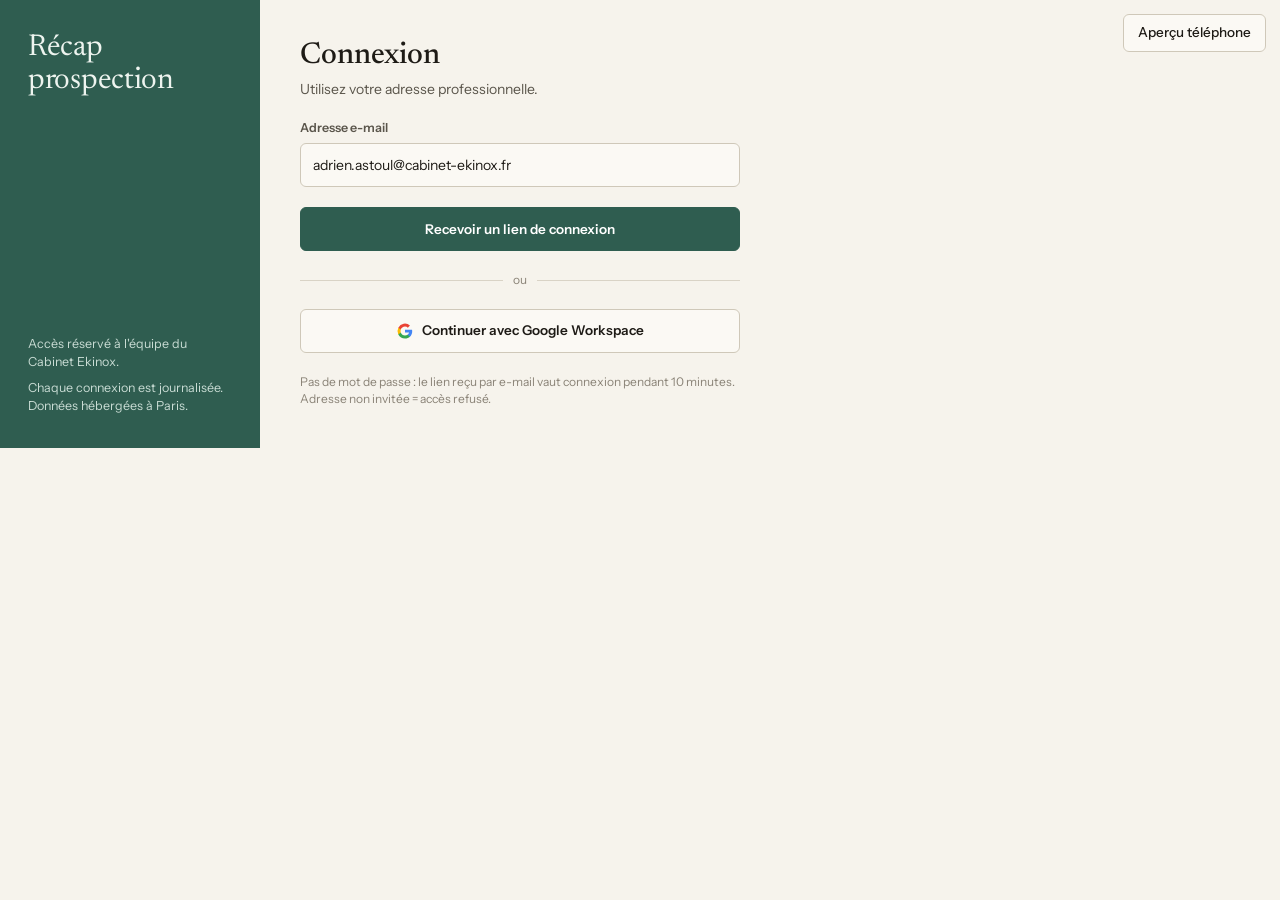
<file: design/prototype.html>
<!doctype html>
<html lang="fr">
<head>
<meta charset="utf-8">
<meta name="viewport" content="width=device-width,initial-scale=1">
<title>Récap prospection</title>
</head>
<body>
<link rel="stylesheet" href="https://fonts.googleapis.com/css2?family=Newsreader:ital,opsz,wght@0,6..72,400;0,6..72,500;0,6..72,600;1,6..72,400&family=Instrument+Sans:wght@400;500;600&display=swap">
<style>
:root{
  color-scheme:light;
  --ground:#f6f3ec; --surface:#fbf9f4; --surface-2:#ece7db; --surface-3:#f1ede4; --hair:#d9d3c6; --hair-2:#cfc8b9;
  --ink:#1e1b16; --ink-2:#5a554b; --muted:#8a8377;
  --accent:#2f5d50; --accent-ink:#244a40; --accent-soft:#dcefe3; --accent-soft-2:#eef4ef;
  --warn:#8a5a00; --warn-soft:#fff1cf; --crit:#8f3f1c; --crit-soft:#f6e3da; --good:#1f5a3a; --good-soft:#dcefe3;
  --bar:#2f5d50; --bar-2:#a8c9bb; --shadow:0 12px 32px -20px rgba(30,27,22,.45);
}
@media (prefers-color-scheme:dark){
  :root:not([data-theme="light"]){
    color-scheme:dark;
    --ground:#16140f; --surface:#1e1b15; --surface-2:#2a261e; --surface-3:#231f18; --hair:#332e25; --hair-2:#453f34;
    --ink:#efeae0; --ink-2:#bdb6a8; --muted:#8a8377;
    --accent:#6fb59f; --accent-ink:#8fcbb7; --accent-soft:#1f3a32; --accent-soft-2:#1b2b26;
    --warn:#e2b45a; --warn-soft:#3a2c0f; --crit:#f0987a; --crit-soft:#3f2318; --good:#7fcb9d; --good-soft:#1f3a2b;
    --bar:#6fb59f; --bar-2:#33544a; --shadow:0 12px 32px -20px rgba(0,0,0,.8);
  }
}
:root[data-theme="dark"]{
  color-scheme:dark;
  --ground:#16140f; --surface:#1e1b15; --surface-2:#2a261e; --surface-3:#231f18; --hair:#332e25; --hair-2:#453f34;
  --ink:#efeae0; --ink-2:#bdb6a8; --muted:#8a8377;
  --accent:#6fb59f; --accent-ink:#8fcbb7; --accent-soft:#1f3a32; --accent-soft-2:#1b2b26;
  --warn:#e2b45a; --warn-soft:#3a2c0f; --crit:#f0987a; --crit-soft:#3f2318; --good:#7fcb9d; --good-soft:#1f3a2b;
  --bar:#6fb59f; --bar-2:#33544a; --shadow:0 12px 32px -20px rgba(0,0,0,.8);
}
*{box-sizing:border-box}
html,body{height:100%}
#app{container:app / inline-size;min-height:100vh}
.devtoggle{position:fixed;top:14px;right:14px;z-index:80;box-shadow:var(--shadow)}
@media (max-width:900px){.btn.devtoggle{display:none}}
body.phone{background:var(--surface-2)}
body.phone #app{width:390px;height:844px;min-height:0;margin:28px auto;border:10px solid #1e1b16;border-radius:40px;overflow:auto;transform:translate(0);background:var(--ground);box-shadow:0 30px 60px -30px rgba(0,0,0,.6)}
body.phone .toast{bottom:88px}
body{margin:0;background:var(--ground);color:var(--ink);font-family:"Instrument Sans",system-ui,-apple-system,"Segoe UI",sans-serif;font-size:14px;line-height:1.45;-webkit-font-smoothing:antialiased}
a{color:var(--accent-ink);text-decoration:none} a:hover{text-decoration:underline}
button{font:inherit;color:inherit;background:none;border:0;padding:0;cursor:pointer}
button:focus-visible,input:focus-visible,select:focus-visible,textarea:focus-visible,[tabindex]:focus-visible{outline:2px solid var(--accent);outline-offset:2px}
input,select,textarea{font:inherit;color:var(--ink);background:var(--surface);border:1px solid var(--hair-2);border-radius:6px;padding:9px 12px}
textarea{resize:vertical;min-height:80px}
h1,h2,h3{font-family:"Newsreader",Georgia,serif;font-weight:500;margin:0;line-height:1.1;text-wrap:balance}
.serif{font-family:"Newsreader",Georgia,serif}
.num{font-variant-numeric:tabular-nums}
.cap{font-size:11px;letter-spacing:.08em;text-transform:uppercase;color:var(--muted);font-weight:600}
.pill{display:inline-flex;align-items:center;gap:6px;font-size:11.5px;font-weight:600;padding:2px 9px;border-radius:999px;white-space:nowrap;line-height:1.6}
.pill.neu{background:var(--surface-2);color:var(--ink-2)} .pill.good{background:var(--good-soft);color:var(--good)} .pill.warn{background:var(--warn-soft);color:var(--warn)} .pill.crit{background:var(--crit-soft);color:var(--crit)} .pill.acc{background:var(--accent);color:#fff}
.pill.out{border:1px solid var(--hair-2);color:var(--ink-2)}
.btn{display:inline-flex;align-items:center;justify-content:center;gap:8px;min-height:38px;padding:0 14px;border-radius:6px;border:1px solid var(--hair-2);background:var(--surface);color:var(--ink);font-weight:500;font-size:13.5px;white-space:nowrap}
.btn:hover{border-color:var(--accent)} .btn.primary{background:var(--accent);border-color:var(--accent);color:#fff} .btn.primary:hover{filter:brightness(1.08)}
.btn.sm{min-height:32px;padding:0 10px;font-size:13px} .btn.danger{color:var(--crit)}
.btn svg{width:15px;height:15px;stroke:currentColor;fill:none;stroke-width:2;stroke-linecap:round;stroke-linejoin:round}
.seg{display:inline-flex;border:1px solid var(--hair-2);border-radius:6px;overflow:hidden;background:var(--surface)}
.seg button{padding:8px 14px;font-size:13px;font-weight:500;color:var(--ink-2);min-height:38px} .seg button[aria-pressed="true"]{background:var(--ink);color:var(--surface)}
.chips{display:flex;gap:6px;flex-wrap:wrap} .chip{border:1px solid var(--hair-2);background:var(--surface);color:var(--ink-2);padding:6px 12px;border-radius:999px;font-size:13px;font-weight:500;min-height:34px}
.chip[aria-pressed="true"]{background:var(--accent);border-color:var(--accent);color:#fff}
.card{background:var(--surface);border:1px solid var(--hair);border-radius:8px}
.toast{position:fixed;left:50%;bottom:24px;transform:translateX(-50%) translateY(20px);background:var(--ink);color:var(--surface);padding:10px 16px;border-radius:8px;font-size:13.5px;opacity:0;transition:.25s;z-index:60;pointer-events:none;max-width:92vw}
.toast.on{opacity:1;transform:translateX(-50%)}
/* login */
.login{min-height:100%;display:flex;align-items:stretch}
.login .side{width:260px;background:var(--accent);color:#eef4ef;display:flex;flex-direction:column;justify-content:space-between;padding:32px 28px}
.login .side .serif{font-size:30px;line-height:1.1;letter-spacing:-.01em}
.login .form{flex:1;display:flex;flex-direction:column;justify-content:center;gap:20px;padding:40px;max-width:520px}
.field{display:flex;flex-direction:column;gap:6px} .field label{font-size:12.5px;font-weight:600;color:var(--ink-2)}
.field input{min-height:44px}
.btn.lg{min-height:44px;font-weight:600}
@container app (max-width:700px){.login{flex-direction:column}.login .side{width:auto;padding:22px 20px;gap:10px}.login .side .serif{font-size:24px}.login .form{padding:26px 20px}}
/* shell */
.shell{display:grid;grid-template-columns:224px minmax(0,1fr);min-height:100%}
.rail{background:var(--surface-3);border-right:1px solid var(--hair);padding:22px 14px;display:flex;flex-direction:column;gap:6px;position:sticky;top:0;height:100vh}
.brand{padding:4px 12px 18px} .brand .serif{font-size:22px} .brand small{display:block;font-size:12px;color:var(--muted)}
.nav{display:flex;flex-direction:column;gap:2px}
.nav a{display:flex;align-items:center;gap:10px;padding:9px 12px;border-radius:6px;color:var(--ink-2);font-weight:500;min-height:40px}
.nav a:hover{text-decoration:none;background:var(--surface-2)} .nav a[aria-current="page"]{background:var(--surface-2);color:var(--ink)}
.nav svg{width:18px;height:18px;stroke:currentColor;fill:none;stroke-width:1.6;stroke-linecap:round;stroke-linejoin:round;flex-shrink:0}
.nav .badge{margin-left:auto;background:var(--crit);color:#fff;font-size:11px;padding:1px 7px;border-radius:999px}
.me{margin-top:auto;display:flex;align-items:center;gap:10px;padding:12px 12px 0;border-top:1px solid var(--hair)}
.av{width:28px;height:28px;border-radius:50%;background:var(--accent);color:#fff;display:inline-flex;align-items:center;justify-content:center;font-weight:600;font-size:11px;flex-shrink:0}
.main{padding:26px 32px 80px;min-width:0}
.tabs{display:none}
@container app (max-width:900px){
  .shell{grid-template-columns:minmax(0,1fr)}
  .rail{display:none}
  .main{padding:18px 16px 92px}
  .tabs{position:fixed;left:0;right:0;bottom:0;display:flex;background:var(--surface);border-top:1px solid var(--hair);padding:4px 6px calc(6px + env(safe-area-inset-bottom));z-index:40}
  .tabs a{flex:1;display:flex;flex-direction:column;align-items:center;gap:3px;padding:8px 0 4px;font-size:10.5px;font-weight:600;color:var(--muted);min-height:48px;position:relative}
  .tabs a[aria-current="page"]{color:var(--accent-ink)} .tabs a:hover{text-decoration:none}
  .tabs svg{width:22px;height:22px;stroke:currentColor;fill:none;stroke-width:1.7;stroke-linecap:round;stroke-linejoin:round}
  .tabs .badge{position:absolute;top:4px;right:calc(50% - 22px);background:var(--crit);color:#fff;font-size:10px;padding:0 5px;border-radius:999px}
}
.head{display:flex;align-items:flex-end;justify-content:space-between;gap:18px;flex-wrap:wrap;margin-bottom:20px}
.head h1{font-size:38px;letter-spacing:-.02em} .head .sub{color:var(--muted);font-size:13px;margin-top:6px}
.toolbar{display:flex;align-items:center;gap:10px;flex-wrap:wrap}
@container app (max-width:700px){.head h1{font-size:30px}}
/* funnel */
.funnel{display:grid;grid-template-columns:repeat(4,minmax(0,1fr));border:1px solid var(--hair);border-radius:8px;background:var(--surface);overflow:hidden;margin-bottom:18px}
.funnel button{display:flex;flex-direction:column;gap:5px;padding:16px 20px;text-align:left;border-right:1px solid var(--hair);min-height:44px}
.funnel button:last-child{border-right:0;background:var(--accent-soft-2)}
.funnel button:hover{background:var(--surface-3)} .funnel button[aria-pressed="true"]{box-shadow:inset 0 -3px 0 var(--accent)}
.funnel .v{font-family:"Newsreader",Georgia,serif;font-size:40px;line-height:1;font-weight:500}
.funnel .v small{font-family:"Instrument Sans",sans-serif;font-size:14px;color:var(--muted);font-weight:400;margin-left:6px}
.funnel .d{font-size:12.5px;color:var(--ink-2)}
@container app (max-width:700px){.funnel{grid-template-columns:1fr}.funnel button{flex-direction:row;align-items:center;gap:12px;border-right:0;border-bottom:1px solid var(--hair);padding:12px 16px}.funnel button:last-child{border-bottom:0}.funnel .v{font-size:28px;min-width:64px}.funnel .cap{flex:1}.funnel .d{display:none}}
.kpis{display:grid;grid-template-columns:repeat(4,minmax(0,1fr));gap:12px;margin-bottom:18px}
.kpi{padding:12px 16px;display:flex;flex-direction:column;gap:2px} .kpi .v{font-family:"Newsreader",Georgia,serif;font-size:28px;line-height:1.1} .kpi .d{font-size:12px;color:var(--muted)}
.kpi.alert{border-color:var(--crit)} .kpi.alert .cap{color:var(--crit)}
@container app (max-width:700px){.kpis{grid-template-columns:repeat(2,minmax(0,1fr))}}
/* split */
.split{display:grid;grid-template-columns:minmax(0,1fr) 330px;gap:18px;align-items:start} .split.nosel{grid-template-columns:minmax(0,1fr)}
@container app (max-width:1100px){.split{grid-template-columns:minmax(0,1fr)}}
.sect{display:flex;align-items:baseline;gap:12px;flex-wrap:wrap;margin-bottom:10px} .sect h2{font-size:22px} .sect .n{color:var(--muted);font-size:13px}
.tbl{overflow-x:auto}
table{border-collapse:collapse;width:100%}
th{text-align:left;font-size:11px;letter-spacing:.08em;text-transform:uppercase;color:var(--muted);font-weight:600;padding:10px 12px;border-bottom:1px solid var(--hair);white-space:nowrap;background:var(--surface-3)}
td{padding:11px 12px;border-bottom:1px solid var(--hair);vertical-align:top}
tbody tr:last-child td{border-bottom:0}
tr.row{cursor:pointer} tr.row:hover td{background:var(--surface-3)} tr.row.sel td{background:var(--surface-2)}
td .s{display:block;font-size:12px;color:var(--muted)}
.cards{display:none}
@container app (max-width:700px){
  .tbl.calls{display:none} .cards{display:flex;flex-direction:column}
}
/* detail */
.detail{display:flex;flex-direction:column;gap:16px;padding:18px 20px;position:sticky;top:20px}
.detail .title{font-size:24px}
.grid2{display:grid;grid-template-columns:repeat(2,minmax(0,1fr));gap:10px 14px;font-size:13px}
.grid2 .cap{font-size:10.5px;margin-bottom:1px}
.opts{display:flex;gap:6px;flex-wrap:wrap}
.opt{border:1px solid var(--hair-2);background:var(--surface);color:var(--ink-2);padding:8px 12px;border-radius:999px;font-size:13px;font-weight:600;min-height:38px}
.opt[aria-pressed="true"]{background:var(--accent);border-color:var(--accent);color:#fff}
.hist{font-size:12px;color:var(--muted);border-top:1px solid var(--hair);padding-top:10px;display:flex;flex-direction:column;gap:4px}
.empty{padding:40px 20px;text-align:center;color:var(--muted)}
@container app (max-width:1100px){
  .detail{position:fixed;inset:auto 0 0 0;max-height:88vh;overflow:auto;border-radius:14px 14px 0 0;box-shadow:0 -10px 40px -20px rgba(0,0,0,.5);z-index:50;transform:translateY(105%);transition:transform .25s}
  .detail.open{transform:none;visibility:visible}
  .detail:not(.open){visibility:hidden;pointer-events:none}
  .backdrop{position:fixed;inset:0;background:rgba(0,0,0,.35);z-index:45;display:none} .backdrop.open{display:block}
}
/* week chart */
.wk{display:flex;flex-direction:column;gap:8px}
.bars{display:grid;grid-template-columns:repeat(5,minmax(0,1fr));gap:10px;align-items:end;height:200px;padding:0 4px}
.bar{display:flex;flex-direction:column;justify-content:flex-end;align-items:center;gap:6px;height:100%;position:relative;min-height:44px}
.bar .stack{width:100%;max-width:64px;display:flex;flex-direction:column;justify-content:flex-end;height:100%;gap:2px}
.bar .b1{background:var(--bar-2);border-radius:4px 4px 0 0} .bar .b2{background:var(--bar);border-radius:4px 4px 0 0}
.bar:hover .tip{opacity:1}
.tip{position:absolute;bottom:calc(100% + 4px);left:50%;transform:translateX(-50%);background:var(--ink);color:var(--surface);font-size:12px;padding:6px 10px;border-radius:6px;white-space:nowrap;opacity:0;pointer-events:none;transition:.15s;z-index:5}
.bar .lbl{font-size:12px;color:var(--ink-2)} .bar.today .lbl{color:var(--accent-ink);font-weight:600}
.legend{display:flex;gap:16px;font-size:12px;color:var(--ink-2)} .legend span{display:inline-flex;align-items:center;gap:6px} .legend i{width:10px;height:10px;border-radius:2px;display:inline-block}
.delta{font-size:12px;font-weight:600} .delta.up{color:var(--good)} .delta.down{color:var(--crit)}
/* qualify */
.qcard{padding:22px 24px;display:flex;flex-direction:column;gap:16px;max-width:720px}
.kbd{display:inline-block;font-family:ui-monospace,Menlo,monospace;font-size:11px;border:1px solid var(--hair-2);border-bottom-width:2px;border-radius:4px;padding:0 5px;color:var(--ink-2);background:var(--surface-3)}
.progress{height:4px;background:var(--surface-2);border-radius:2px;overflow:hidden} .progress i{display:block;height:100%;background:var(--accent)}
/* admin */
.admin{display:grid;grid-template-columns:repeat(2,minmax(0,1fr));gap:18px}
@container app (max-width:900px){.admin{grid-template-columns:minmax(0,1fr)}}
.admin .card{padding:16px 18px;display:flex;flex-direction:column;gap:12px}
.admin h2{font-size:20px}
.row2{display:flex;align-items:center;gap:10px;flex-wrap:wrap}
.switch{width:38px;height:22px;border-radius:999px;background:var(--hair-2);position:relative;flex-shrink:0} .switch::after{content:"";position:absolute;top:3px;left:3px;width:16px;height:16px;border-radius:50%;background:#fff;transition:.15s}
.switch[aria-checked="true"]{background:var(--accent)} .switch[aria-checked="true"]::after{left:19px}
.led{width:9px;height:9px;border-radius:50%;display:inline-block;background:var(--good)} .led.warn{background:var(--warn)} .led.crit{background:var(--crit)}
/* modal */
.modal{position:fixed;inset:0;background:rgba(0,0,0,.4);display:none;align-items:center;justify-content:center;z-index:70;padding:16px} .modal.open{display:flex}
.modal .box{background:var(--surface);border-radius:10px;max-width:720px;width:100%;max-height:85vh;display:flex;flex-direction:column;gap:12px;padding:20px}
.modal pre{font-size:12px;overflow:auto;background:var(--surface-3);padding:12px;border-radius:6px;margin:0;max-height:50vh}
.foot{margin-top:40px;font-size:12px;color:var(--muted);display:flex;gap:14px;flex-wrap:wrap}
.sr{position:absolute;left:-9999px}

.kboard{display:grid;grid-template-columns:repeat(5,minmax(0,1fr));gap:12px;align-items:start}
.kcol{display:flex;flex-direction:column;gap:8px;min-width:0}
.kcolh{display:flex;align-items:center;justify-content:space-between;gap:8px;margin:0;padding:8px 12px;border-radius:6px;font-family:"Instrument Sans",sans-serif;font-size:12.5px;font-weight:600}
.kcolh b{font-family:"Newsreader",Georgia,serif;font-size:20px;font-weight:500}
.kcolh.good{background:var(--good-soft);color:var(--good)} .kcolh.acc{background:var(--accent-soft);color:var(--accent-ink)} .kcolh.crit{background:var(--crit-soft);color:var(--crit)} .kcolh.warn{background:var(--warn-soft);color:var(--warn)}
.kc{background:var(--surface);border:1px solid var(--hair);border-radius:8px;display:flex;flex-direction:column;gap:6px;padding:12px 14px 10px}
.kc.sel{background:var(--surface-2);border-color:var(--accent)} .kc.aq{border-style:dashed}
.kcbtn{display:flex;flex-direction:column;gap:4px;text-align:left;width:100%}
.kct{font-weight:600;font-size:14px} .kcs{font-size:12px;color:var(--muted)}
.kcsum{font-size:12.5px;color:var(--ink-2);display:-webkit-box;-webkit-line-clamp:4;-webkit-box-orient:vertical;overflow:hidden;margin-top:2px}
.kcnx{font-size:12px;color:var(--accent-ink);font-weight:600}
.kcf{display:flex;align-items:center;gap:8px;font-size:11.5px;color:var(--muted);flex-wrap:wrap;border-top:1px solid var(--hair);padding-top:8px;margin-top:2px}
.kcf .acts{margin-left:auto} .kcf .act{width:28px;height:28px}
.kempty{border:1px dashed var(--hair-2);border-radius:8px;padding:14px;text-align:center;color:var(--muted);font-size:12.5px}
.split:not(.nosel) .kboard{grid-template-columns:repeat(3,minmax(0,1fr))}
@container app (max-width:1250px){.kboard{grid-template-columns:repeat(3,minmax(0,1fr))}}
@container app (max-width:900px){.kboard,.split:not(.nosel) .kboard{grid-template-columns:minmax(0,1fr)}.kcsum{-webkit-line-clamp:3}}

.xt td.sumcell{min-width:340px;font-size:13px;color:var(--ink-2)} .xt td.nxcell{min-width:170px;max-width:240px;font-size:12.5px;color:var(--accent-ink);font-weight:600} .xt th{white-space:nowrap}
.xrow .xmain{padding-right:124px} .xacts{position:absolute;right:12px;top:10px}
.period{display:flex;flex-wrap:wrap;gap:0;padding:0;overflow:hidden}
.pblock{display:flex;align-items:center;gap:6px;flex-wrap:wrap;padding:10px 14px;flex:1;min-width:0}
.pblock+.pblock{border-left:1px solid var(--hair)}
.pblock.on{background:var(--surface-3)}
.plabel{font-size:11px;letter-spacing:.08em;text-transform:uppercase;color:var(--muted);font-weight:600;margin-right:6px;min-width:0}
.pblock.on .plabel{color:var(--accent-ink)}
.pblock label{display:inline-flex;align-items:center;gap:6px;font-size:13px;color:var(--ink-2)} .pblock input{min-height:34px;padding:4px 8px}
@container app (max-width:900px){.pblock+.pblock{border-left:0;border-top:1px solid var(--hair)}.pblock{width:100%}.pblock label{flex:1}}

/* état des lieux */
.glance{padding:16px 20px;display:flex;flex-direction:column;gap:12px}
.stats{display:flex;align-items:center;gap:14px;flex-wrap:wrap}
.stat{display:flex;flex-direction:column;min-width:120px}
.stat .v{font-family:"Newsreader",Georgia,serif;font-size:40px;line-height:1;font-weight:500}
.stat .l{font-size:12px;letter-spacing:.06em;text-transform:uppercase;color:var(--muted);font-weight:600;margin-top:4px}
.stat .s{font-size:12.5px;color:var(--ink-2)}
.stat.hi .v{color:var(--accent-ink)}
.arrow{color:var(--hair-2);font-size:22px}
.sbar{display:flex;height:8px;border-radius:4px;overflow:hidden;gap:2px} .sbar i{display:block;min-width:0}
.schips{display:flex;gap:6px;flex-wrap:wrap;align-items:center}
.schip{display:inline-flex;align-items:center;gap:7px;border:1px solid var(--hair-2);background:var(--surface);border-radius:999px;padding:5px 11px 5px 9px;font-size:13px;font-weight:500;color:var(--ink);min-height:34px}
.schip b{font-weight:600;color:var(--ink-2)} .schip[aria-pressed="true"]{background:var(--ink);border-color:var(--ink);color:var(--surface)} .schip[aria-pressed="true"] b{color:var(--surface)}
.sdot{width:9px;height:9px;border-radius:50%;display:inline-block;background:var(--hair-2)} .sdot.good{background:var(--good)} .sdot.acc{background:var(--accent)} .sdot.warn{background:var(--warn)} .sdot.crit{background:var(--crit)} .sdot.neu{background:var(--hair-2)}
/* échanges en lignes */
.xg{margin-bottom:18px}
.xgh{display:flex;align-items:center;gap:8px;font-family:"Instrument Sans",sans-serif;font-size:13px;font-weight:600;color:var(--ink-2);margin:0 0 6px;text-transform:uppercase;letter-spacing:.06em} .xgh .n{color:var(--muted);font-weight:500}
.xrow{background:var(--surface);border:1px solid var(--hair);border-radius:8px;margin-bottom:6px;position:relative}
.xrow.sel{background:var(--surface-2)}
.xmain{display:grid;grid-template-columns:200px 140px minmax(0,1fr) auto;gap:14px;align-items:center;width:100%;padding:12px 124px 12px 14px;text-align:left;min-height:52px}
.xmain:hover{background:var(--surface-3);border-radius:8px}
.xc1 b{font-weight:600;display:block} .xc1 .s{display:block;font-size:12px;color:var(--muted)}
.xc2{display:flex;flex-direction:column;gap:2px;font-size:12.5px;color:var(--ink-2)}
.xc3{font-size:13.5px;color:var(--ink-2);white-space:nowrap;overflow:hidden;text-overflow:ellipsis}
.xc4{text-align:right}
.xacts{position:absolute;right:12px;top:12px}
.xrow.open .xacts{display:none}
.xbody{padding:0 14px 14px;display:flex;flex-direction:column;gap:10px;border-top:1px solid var(--hair);margin-top:2px;padding-top:12px}
.xsum{margin:0;font-size:14.5px;line-height:1.55;max-width:80ch}
.xnext{display:flex;gap:10px;align-items:baseline;font-size:13.5px;padding:8px 12px;background:var(--accent-soft-2);border-radius:6px} .xnext .cap{color:var(--accent-ink);white-space:nowrap}
.xfoot{display:flex;gap:6px;align-items:center;flex-wrap:wrap}
select#whoSel{min-height:38px;padding:6px 10px}
@container app (max-width:900px){.xmain{grid-template-columns:minmax(0,1fr) auto;padding:12px 14px}.xc2{flex-direction:row;gap:8px;grid-column:1/-1}.xc3{grid-column:1/-1;white-space:normal;display:-webkit-box;-webkit-line-clamp:2;-webkit-box-orient:vertical}.xacts{display:none}.xc4{text-align:left;grid-row:1;grid-column:2}.stats{display:grid;grid-template-columns:repeat(2,minmax(0,1fr));gap:10px}.stat{min-width:0}.stat .v{font-size:30px}.arrow{display:none}}

.pill.acc{background:var(--accent-soft);color:var(--accent-ink)}
.xlist{display:flex;flex-direction:column;gap:12px}
.xc{background:var(--surface);border:1px solid var(--hair);border-radius:8px;padding:16px 18px;display:flex;flex-direction:column;gap:10px;border-left:3px solid var(--accent)}
.xc.sel{background:var(--surface-2)}
.xhead{display:flex;justify-content:space-between;gap:12px;align-items:flex-start;flex-wrap:wrap}
.xco{font-family:"Newsreader",Georgia,serif;font-size:22px;font-weight:500;line-height:1.1}
.xct{font-size:13px;color:var(--ink-2);margin-top:2px}
.xmeta{display:flex;gap:8px;align-items:center;font-size:12.5px;color:var(--muted);flex-wrap:wrap}
.who{display:inline-flex;align-items:center;gap:6px;color:var(--ink-2);font-weight:600}
.xsum{margin:0;font-size:14.5px;line-height:1.55;max-width:80ch}
.xnext{display:flex;gap:10px;align-items:baseline;font-size:13.5px;padding:8px 12px;background:var(--accent-soft-2);border-radius:6px} .xnext .cap{color:var(--accent-ink);white-space:nowrap}
.xfoot{display:flex;gap:6px;align-items:center;flex-wrap:wrap;padding-top:4px}
.kpis3{grid-template-columns:repeat(3,minmax(0,1fr))}
@container app (max-width:700px){.kpis3{grid-template-columns:minmax(0,1fr)}.xco{font-size:20px}}

/* day chips, range, actions, qualify list */
.daybar{display:flex;align-items:center;gap:6px;flex-wrap:wrap}
.daychip{display:flex;flex-direction:column;align-items:center;gap:0;min-width:52px;min-height:48px;padding:5px 8px;border:1px solid var(--hair-2);border-radius:8px;background:var(--surface);color:var(--ink-2);font-size:11px;position:relative;line-height:1.2}
.daychip b{font-family:"Newsreader",Georgia,serif;font-size:18px;color:var(--ink);font-weight:500}
.daychip[aria-pressed="true"]{background:var(--ink);border-color:var(--ink);color:var(--surface)} .daychip[aria-pressed="true"] b{color:var(--surface)}
.daychip:disabled{opacity:.4;cursor:default}
.daychip .dot{position:absolute;top:5px;right:5px;width:6px;height:6px;border-radius:50%;background:var(--good)} .daychip .dot.ko{background:var(--crit)} .daychip .dot.wip{background:var(--warn)}
.rangebar{display:flex;align-items:center;gap:10px;flex-wrap:wrap;padding:12px 14px;background:var(--surface);border:1px solid var(--hair);border-radius:8px}
.rangebar label{display:inline-flex;align-items:center;gap:8px;font-size:13px;color:var(--ink-2)} .rangebar input{min-height:36px;padding:4px 8px}
.rangebar.hide{display:none}
.acts{display:inline-flex;gap:4px}
.act{width:34px;height:34px;border-radius:6px;border:1px solid var(--hair);background:var(--surface);color:var(--ink-2);display:inline-flex;align-items:center;justify-content:center}
.act:hover:not(:disabled){border-color:var(--accent);color:var(--accent-ink)} .act:disabled{opacity:.35;cursor:default}
.act.btn{width:auto;padding:0 10px;min-height:32px;height:auto}
td.nowrap,td .nowrap{white-space:nowrap}
.act svg,.links svg{width:16px;height:16px;stroke:currentColor;fill:none;stroke-width:1.8;stroke-linecap:round;stroke-linejoin:round}
td.actcell{white-space:nowrap;padding:8px 8px 8px 4px} td.actcell .act{width:30px;height:30px} td.actcell .acts{gap:2px}
.links{display:flex;gap:6px;flex-wrap:wrap}
.ccard{display:flex;flex-direction:column;gap:8px;padding:12px 14px;border-top:1px solid var(--hair)} .ccard:first-child{border-top:0} .ccard.sel{background:var(--surface-2)}
.ccardbtn{display:flex;flex-direction:column;gap:5px;text-align:left;width:100%;min-height:44px}
.ccard .acts{gap:6px} .ccard .act.btn{width:auto;padding:0 10px}
.ccard .t{display:flex;justify-content:space-between;gap:10px;align-items:center;font-weight:600;font-size:15px} .ccard .m{font-size:12.5px;color:var(--muted)}
.qlist{display:flex;flex-direction:column;gap:12px}
.qitem{background:var(--surface);border:1px solid var(--hair);border-radius:8px;padding:16px 18px;display:flex;flex-direction:column;gap:14px}
.qhead{display:flex;justify-content:space-between;gap:12px;flex-wrap:wrap;align-items:flex-start}
.qtitle{font-family:"Newsreader",Georgia,serif;font-size:22px;font-weight:500;margin-top:2px}
.qgrid{display:grid;grid-template-columns:repeat(2,minmax(0,1fr));gap:14px 24px}
.qq{font-size:13px;font-weight:600;margin-bottom:6px;color:var(--ink-2)}
.qfoot{display:flex;gap:8px;align-items:center;flex-wrap:wrap;border-top:1px solid var(--hair);padding-top:12px}
.qnote{flex:1;min-width:220px;min-height:38px}
@container app (max-width:700px){.qgrid{grid-template-columns:minmax(0,1fr)}.qfoot .btn{flex:1}.daychip{min-width:40px;padding:4px 3px;flex:1}.daybar{gap:4px}.daybar .cap{display:none}.daybar .btn.sm{padding:0 8px}.rangebar label{flex:1}}
@media (max-width:900px){.toast{bottom:88px}}
@media (prefers-reduced-motion:reduce){*{transition:none!important}}
</style>

<div id="app"></div>
<button class="btn devtoggle" id="devtoggle" aria-pressed="false">Aperçu téléphone</button>
<div class="toast" id="toast" role="status" aria-live="polite"></div>
<div class="modal" id="modal" role="dialog" aria-modal="true"></div>

<script>
/* ---------- Données d'exemple (générées, pas des chiffres réels) ---------- */
const USERS=[{id:'adrien',name:'Adrien',ini:'AD',email:'adrien.astoul@cabinet-ekinox.fr',role:'admin',active:true,line:'+33 1 84 80 11 01'},
 {id:'alexandre',name:'Alexandre',ini:'AL',email:'alexandre.mesnier@cabinet-ekinox.fr',role:'member',active:true,line:'+33 1 84 80 11 02'},
 {id:'remy',name:'Rémy',ini:'RÉ',email:'remy@cabinet-ekinox.fr',role:'member',active:true,line:'+33 1 84 80 11 03'},
 {id:'pablo',name:'Pablo',ini:'PA',email:'pablo@cabinet-ekinox.fr',role:'member',active:true,line:'+33 1 84 80 11 04'},
 {id:'floryanne',name:'Floryanne',ini:'FL',email:'floryanne@cabinet-ekinox.fr',role:'member',active:true,line:'+33 1 84 80 11 05'},
 {id:'sarah',name:'Sarah',ini:'SA',email:'sarah@cabinet-ekinox.fr',role:'member',active:false,line:'+33 1 84 80 11 06'}];
const COMPANIES=[['Camping Car Park','Head of IT','Enard Renette'],['Orus','First Data Engineer','Davi Barreto Façanha'],['Kactus','Lead Developer','Benoit Calin'],['Oxalys','CTO','Baïla Bâ'],['UltraEdge','Responsable IT','Ludovic Marin'],['ManOrga','Technical Lead','Esteban Mathia'],['Echosens','HR Officer','Typhaine Bomongo'],['Vectorive','CTO','Hannick Abdul Kuthoos'],['Synqro','Fondateur','Nathan Dolard'],['Brigad','VP Engineering','Claire Aubert'],['Pennylane','Engineering Manager','Julien Roche'],['Swile','Head of Data','Inès Marchal'],['Alan','Staff Engineer','Théo Lambert'],['Qonto','Talent Partner','Sofia Reyes'],['Ledger','CTO','Marc Vidal'],['Doctolib','Tech Recruiter','Léa Petit'],['Lydia','Head of Platform','Karim Bensaïd'],['Back Market','Engineering Director','Anna Weiss'],['Malt','CTO','Paul Girard'],['Payfit','VP Product','Camille Noël'],['Spendesk','Head of Engineering','Yann Le Gall'],['Ankorstore','CTO','Hugo Faure'],['Mirakl','Engineering Manager','Sarah Cohen'],['Contentsquare','Recruiting Lead','Omar Haddad']];
const CANDS_UNUSED=[['Développeur Full Stack','Maxime Casoliva'],['Data Engineer','Enora Bordeau'],['DevOps','David Gaspar'],['Product Manager','Jacqueline Antonippillai'],['Tech Lead','Lionel Aidel'],['Développeuse Front','Marie Dufour'],['SRE','Antoine Petit'],['Data Scientist','Nadia Kader']];
const OUTCOME_LABEL={tentative:'Tentative',court:'Court · à qualifier',bache:'Bâché',conversation:'Conversation',rdv:'Rendez-vous'};
const KIND_LABEL={prospection:'Prospection',autre:'Hors prospection',inconnu:'Inconnu'};
/* Situations : tag explicite posé sur chaque échange (auto depuis le résumé, corrigeable) */
const SITU={rdv:['Rendez-vous pris','good'],ouvert:['Décideur ouvert','acc'],porte:['Porte d’entrée nommée','acc'],client:['Client actif','good'],direct:['Recrute en direct','crit'],besoin:['Pas de besoin','neu'],relance:['Relance à prévoir','warn'],bache:['Bâché','crit'],aq:['À qualifier','warn'],nosum:['Résumé à compléter','warn']};
const SUMS={
 rdv:[c=>`${c.contact} (${c.role}) confirme un besoin de recrutement tech à court terme et accepte un rendez-vous de cadrage. Périmètre, budget et process à préciser lors du rendez-vous.`,c=>`Échange dense avec ${c.contact} : équipe en croissance, deux postes à ouvrir avant la fin du trimestre. Rendez-vous pris pour présenter l’approche Ekinox.`],
 ouvert:[c=>`${c.contact} pilote une équipe qu’il doit stabiliser puis faire grandir. Pas d’ouverture immédiate mais une vague de recrutement est attendue dans les mois à venir ; ouvert à préparer ça avec nous.`,c=>`Bon contact avec ${c.contact} : la stack évolue, le recrutement passera par un cabinet si le besoin se confirme. Souhaite être recontacté quand le budget sera arbitré.`],
 porte:[c=>`${c.contact} n’est pas décisionnaire sur les cabinets : les RH pilotent. Il nomme la bonne personne à appeler et accepte qu’on se recommande de lui.`,c=>`${c.contact} renvoie vers la direction technique pour toute question recrutement, en donnant le nom du bon interlocuteur.`],
 client:[c=>`Point d’étape avec ${c.contact} sur la mission en cours : entretien candidat confirmé, retour attendu sous 48 h. Relation saine, pas de blocage.`],
 direct:[c=>`${c.contact} a un poste ouvert mais le gère en direct (annonce + candidats déjà en entretien). Pas de cabinet pour l’instant ; à revoir si le poste traîne.`],
 besoin:[c=>`Équipe au complet, gel des recrutements jusqu’à nouvel ordre. ${c.contact} garde nos coordonnées ; pas de relance avant plusieurs mois.`],
 relance:[c=>`${c.contact} est intéressé mais pris : demande d’être rappelé la semaine prochaine avec un créneau précis.`],
 bache:[c=>`Refus sec, pas d’échange possible.`]};
const NEXT={rdv:'Préparer le rendez-vous : fiche société, benchmark salaires, cas clients proches.',ouvert:'Relancer à la date convenue avec un contenu utile (grille salaires, tendances).',porte:'Appeler la personne nommée en se recommandant de l’échange.',client:'Suivre le retour d’entretien et la réception du contrat.',direct:'Recontacter dans 3 semaines si le poste est toujours ouvert.',besoin:'Relance dans 4 mois, pas avant.',relance:'Rappeler au créneau demandé.',bache:'Aucune.'};
let seed=20260903; const rnd=()=>{seed=(seed*1103515245+12345)&0x7fffffff;return seed/0x7fffffff};
const pick=a=>a[Math.floor(rnd()*a.length)];
function businessDays(from,to){const out=[];const d=new Date(from+'T12:00:00');const end=new Date(to+'T12:00:00');while(d<=end){const wd=d.getDay();if(wd>=1&&wd<=5)out.push(d.toISOString().slice(0,10));d.setDate(d.getDate()+1)}return out}
const DAYS=businessDays('2026-08-17','2026-09-03');
const TODAY='2026-09-03';
const CALLS=[];let cid=8840000;
function mkCall(day,t,user,dir,kind,dur,status,co,contact,role,extra={}){
  const dial='+33 '+(dir==='out'?pick(['6','7','1']):pick(['6','7']))+' '+String(10+Math.floor(rnd()*89))+' '+String(10+Math.floor(rnd()*89))+' •• ••';
  let outcome='tentative';
  if(status==='answered'){outcome=dur>=60?'conversation':'court'}
  const c={id:++cid,day,t,user,dir,kind,dur,status,company:co,contact,role,number:dial,outcome,note:'',tags:[],source:'webhook',history:[{at:day+' '+t,who:'auto',txt:'Classé '+KIND_LABEL[kind].toLowerCase()+(kind==='prospection'?' (contact Jarvi)':kind==='candidat'?' (talent Jarvi)':'')}],...extra};
  CALLS.push(c);return c;
}
for(const day of DAYS){
  if(day===TODAY)continue;
  const curated=day==='2026-09-02';
  const n=curated?24:34+Math.floor(rnd()*20);
  for(let i=0;i<n;i++){
    const hh=8+Math.floor(rnd()*10),mm=Math.floor(rnd()*60);const t=String(hh).padStart(2,'0')+':'+String(mm).padStart(2,'0');
    const user=pick(['adrien','adrien','adrien','alexandre','alexandre','remy','remy','pablo','floryanne']);
    const r=rnd();const kind=r<.84?'prospection':r<.94?'autre':'inconnu';
    const dir=rnd()<.78?'out':'in';
    const s=rnd();let status=s<.42?'missed':s<.6?'voicemail':'answered';
    if(curated&&kind==='prospection'&&status==='answered')status=rnd()<.5?'missed':'voicemail';
    const dur=status==='answered'?(rnd()<.35?5+Math.floor(rnd()*50):60+Math.floor(rnd()*900)):(status==='voicemail'?3+Math.floor(rnd()*20):0);
    let co='',contact='',role='';
    if(kind==='prospection'){const x=pick(COMPANIES);co=x[0];role=x[1];contact=x[2]}
    else if(kind==='autre'){co=pick(['Interne','Fournisseur','Standard']);contact=pick(['Ligne interne','Support Ringover','Comptabilité'])}
    const c=mkCall(day,t,user,dir,kind,dur,status,co,contact,role);
    if(c.outcome==='conversation'&&kind==='prospection'&&rnd()<.22){c.outcome='rdv';c.tags=['RDV']}
    if(c.outcome==='court'&&kind==='prospection'&&rnd()<.5){c.outcome='bache'}
    if(kind==='prospection'&&(c.outcome==='conversation'||c.outcome==='rdv')){const k=c.outcome==='rdv'?'rdv':pick(['ouvert','ouvert','porte','porte','direct','besoin','relance','client']);c.situ=k;c.summary=pick(SUMS[k])(c);c.next=NEXT[k]}
    if(c.outcome==='bache'){c.situ='bache';c.summary=SUMS.bache[0](c);c.next=NEXT.bache}
  }
}
/* journée du 2 septembre : lignes inspirées du récap réel */
[['17:01','remy','in','prospection',852,'answered','Camping Car Park','Enard Renette','Head of IT',{outcome:'rdv',tags:['RDV'],situ:'rdv',summary:"Arrivé début août sous le CTO, il pilote 9 personnes et doit stabiliser une stack éclatée par les changements de DSI, puis passer à l’échelle. Deux priorités : assainir la stack, puis introduire l’IA dans le dev et les opérations. Aucun recrutement d’ici fin 2026 mais une vague attendue en décembre, avec des profils DevOps augmentés à l’IA difficiles à cadrer. Explicitement ouvert à préparer ça avec Ekinox plutôt que de recruter dans l’urgence.",next:"Relancer en décembre 2026 pour cadrer les besoins 2027 ; garder le contact chaud d’ici là."}],
 ['11:40','remy','out','prospection',362,'answered','Orus','Davi Barreto Façanha','First Data Engineer',{situ:'porte',summary:"Il participe au recrutement data engineer mais ce sont les RH internes qui pilotent les cabinets ; process déjà établi et société en expansion. Il oriente vers les RH, en citant M. Buquet comme meilleur point d’entrée.",next:"Contacter les RH d’Orus (M. Buquet) en se recommandant de l’échange avec Davi."}],
 ['11:26','adrien','out','prospection',250,'answered','Kactus','Benoit Calin','Lead Developer',{situ:'direct',tags:['Recrute en direct'],summary:"Poste de Tech Lead ouvert, mais géré en direct via Welcome to the Jungle avec des candidats déjà en entretien : pas besoin de cabinet pour l’instant.",next:"Recontacter fin septembre si le poste n’est pas pourvu."}],
 ['11:45','adrien','out','prospection',70,'answered','Oxalys','Baïla Bâ','CTO',{}],
 ['09:03','alexandre','out','prospection',878,'answered','UltraEdge','Ludovic Marin','Responsable IT',{situ:'ouvert',summary:"Long échange sur l’organisation IT : équipe de 6, deux départs à remplacer d’ici la fin d’année, budget en cours d’arbitrage. Pas de cabinet référencé, ouvert à une proposition.",next:"Envoyer une présentation courte et rappeler sous 15 jours."}],
 ['17:48','adrien','out','prospection',485,'answered','ManOrga','Esteban Mathia','Technical Lead',{situ:'client',tags:['Entretien confirmé'],summary:"Confirmation de l’entretien de Pierre lundi 9h. Contrat : pas de retour RH (vacances), Esteban s’engage à envoyer le document au plus tard mercredi après validation de son supérieur.",next:"Suivre l’entretien de lundi puis la réception du contrat."}],
 ['14:38','alexandre','out','prospection',6,'voicemail','Echosens','Typhaine Bomongo','HR Officer',{}],
 ['15:12','pablo','in','inconnu',0,'missed','','','',{}],
 ['16:20','floryanne','out','prospection',0,'missed','Swile','Inès Marchal','Head of Data',{}]
].forEach(([t,u,d,k,dur,st,co,ct,ro,ex])=>mkCall('2026-09-02',t,u,d,k,dur,st,co,ct,ro,ex));
/* aujourd'hui : quelques appels déjà arrivés */
[['09:12','adrien','out','prospection',0,'missed','Brigad','Claire Aubert','VP Engineering',{}],['09:31','remy','out','prospection',420,'answered','Ledger','Marc Vidal','CTO',{situ:'relance',summary:"Marc est intéressé par un profil SRE mais en réunion : demande un rappel jeudi 11h avec deux exemples de profils placés.",next:"Rappeler jeudi 11h avec deux profils anonymisés."}],['10:20','adrien','out','prospection',48,'answered','Malt','Paul Girard','CTO',{}],['10:44','pablo','out','inconnu',0,'missed','','','',{}]].forEach(([t,u,d,k,dur,st,co,ct,ro,ex])=>mkCall(TODAY,t,u,d,k,dur,st,co,ct,ro,ex));
CALLS.sort((a,b)=>(a.day+a.t).localeCompare(b.day+b.t));
const DAY_STATUS={};for(const d of DAYS){const n=CALLS.filter(c=>c.day===d).length;DAY_STATUS[d]={webhook:n,api:n,complete:true,checked:'02:00'}}
DAY_STATUS['2026-09-01']={webhook:CALLS.filter(c=>c.day==='2026-09-01').length,api:CALLS.filter(c=>c.day==='2026-09-01').length+4,complete:false,checked:'02:00'};
DAY_STATUS[TODAY]={webhook:5,api:null,complete:null,checked:null};

/* ---------- État ---------- */
const S={view:'login',xview:(()=>{try{return localStorage.getItem('rp_xview')||'colonnes'}catch(e){return 'colonnes'}})(),day:'2026-09-02',mode:'day',from:'2026-08-31',to:'2026-09-02',week:'2026-08-31',who:'all',stage:null,sel:null,showAll:false,q:0,loginStep:0,email:'adrien.astoul@cabinet-ekinox.fr',me:USERS[0],retention:24,rawRetention:90};
const fmtDur=s=>s>=60?Math.floor(s/60)+' min'+(s%60?' '+String(s%60).padStart(2,'0')+' s':''):s+' s';
const fmtDurShort=s=>s>=60?Math.floor(s/60)+' min':s+' s';
const FR_D=['dimanche','lundi','mardi','mercredi','jeudi','vendredi','samedi'],FR_M=['janvier','février','mars','avril','mai','juin','juillet','août','septembre','octobre','novembre','décembre'];
const dateFR=(d,short)=>{const x=new Date(d+'T12:00:00');const day=x.getDate();const dd=(day===1?'1er':day);return short?(FR_D[x.getDay()].slice(0,3)+'. '+dd+' '+FR_M[x.getMonth()].slice(0,4)+'.'):(FR_D[x.getDay()]+' '+dd+' '+FR_M[x.getMonth()])};
const cap=s=>s.charAt(0).toUpperCase()+s.slice(1);
const weekNum=d=>{const x=new Date(d+'T12:00:00');const t=new Date(Date.UTC(x.getFullYear(),x.getMonth(),x.getDate()));const dn=t.getUTCDay()||7;t.setUTCDate(t.getUTCDate()+4-dn);const y=new Date(Date.UTC(t.getUTCFullYear(),0,1));return Math.ceil((((t-y)/86400000)+1)/7)};
const monday=d=>{const x=new Date(d+'T12:00:00');const wd=(x.getDay()+6)%7;x.setDate(x.getDate()-wd);return x.toISOString().slice(0,10)};
const addDays=(d,n)=>{const x=new Date(d+'T12:00:00');x.setDate(x.getDate()+n);return x.toISOString().slice(0,10)};
const userOf=id=>USERS.find(u=>u.id===id);
const esc=s=>String(s??'').replace(/[&<>"]/g,c=>({'&':'&amp;','<':'&lt;','>':'&gt;','"':'&quot;'}[c]));
function funnel(calls){const p=calls.filter(c=>c.kind==='prospection');const tent=p.filter(c=>c.dir==='out').length;const eue=p.filter(c=>c.status==='answered').length;const conv=p.filter(c=>c.outcome==='conversation'||c.outcome==='rdv').length;const rdv=p.filter(c=>c.outcome==='rdv').length;return{tent,eue,conv,rdv}};
const pct=(a,b)=>b?Math.round(a/b*100)+' %':'—';
const ICON={refresh:'<svg viewBox="0 0 24 24"><path d="M20 12a8 8 0 1 1-2.3-5.7M20 4v5h-5"></path></svg>',jour:'<svg viewBox="0 0 24 24"><rect x="3" y="4" width="18" height="17" rx="2"></rect><path d="M3 9h18M8 2v4M16 2v4"></path></svg>',semaine:'<svg viewBox="0 0 24 24"><path d="M4 19V9M10 19V5M16 19v-8M22 19H2"></path></svg>',qualifier:'<svg viewBox="0 0 24 24"><circle cx="12" cy="12" r="9"></circle><path d="M12 8v4l3 2"></path></svg>',equipe:'<svg viewBox="0 0 24 24"><circle cx="9" cy="8" r="3.5"></circle><path d="M2.5 20c0-3.6 2.9-6 6.5-6s6.5 2.4 6.5 6"></path><circle cx="17.5" cy="9" r="2.5"></circle><path d="M16 14.5c3 .2 5.5 2.3 5.5 5.5"></path></svg>',admin:'<svg viewBox="0 0 24 24"><rect x="4" y="11" width="16" height="10" rx="2"></rect><path d="M8 11V7a4 4 0 0 1 8 0v4"></path></svg>',left:'<svg viewBox="0 0 24 24"><path d="M15 6l-6 6 6 6"></path></svg>',right:'<svg viewBox="0 0 24 24"><path d="M9 6l6 6-6 6"></path></svg>',check:'<svg viewBox="0 0 24 24" style="stroke-width:3"><path d="M5 12l5 5L20 7"></path></svg>',play:'<svg viewBox="0 0 24 24"><path d="M5 3l14 9-14 9z"></path></svg>'};
CALLS.forEach(c=>{if(c.kind==='inconnu'||(c.kind==='prospection'&&c.outcome==='court'))c.needsReview=true});
const toQualify=()=>CALLS.filter(c=>c.day>=addDays(TODAY,-7)&&c.needsReview&&!c.qualified);

/* ---------- Rendu ---------- */
const app=document.getElementById('app');
function render(){
  if(S.view==='login'){app.innerHTML=viewLogin();bind();return}
  const nq=toQualify().length;
  const nav=[['jour','Jour'],['semaine','Semaine'],['qualifier','À qualifier'],['equipe','Collaborateurs'],['admin','Administration']].filter(([v])=>v!=='admin'||S.me.role==='admin');
  const navHTML=nav.map(([v,l])=>`<a href="#${v}" ${S.view===v?'aria-current="page"':''}>${ICON[v]}${l}${v==='qualifier'&&nq?`<span class="badge">${nq}</span>`:''}</a>`).join('');
  const tabsHTML=nav.filter(([v])=>v!=='admin').map(([v,l])=>`<a href="#${v}" ${S.view===v?'aria-current="page"':''}>${ICON[v]}${l==='Collaborateurs'?'Équipe':l}${v==='qualifier'&&nq?`<span class="badge">${nq}</span>`:''}</a>`).join('');
  const body={jour:viewJour,semaine:viewSemaine,qualifier:viewQualifier,equipe:viewEquipe,admin:viewAdmin}[S.view]();
  app.innerHTML=`<div class="shell">
    <aside class="rail"><div class="brand"><div class="serif">Récap prospection</div><small>Cabinet Ekinox</small></div><nav class="nav">${navHTML}</nav>
      <div class="me"><span class="av">${S.me.ini}</span><div style="line-height:1.2;min-width:0"><div style="font-weight:600;font-size:13px">${esc(S.me.name)}</div><div style="font-size:11.5px;color:var(--muted)">${S.me.role==='admin'?'admin':'membre'} · <a href="#logout">déconnexion</a></div></div></div></aside>
    <main class="main">${body}<div class="foot"><span>Récap prospection · prototype v0.1</span><span>Données d'exemple générées, pas des chiffres réels</span><span>Hébergé à Paris · accès sur invitation</span></div></main>
    <nav class="tabs">${tabsHTML}</nav></div>`;
  bind();
}
function viewLogin(){
  const steps=[`<div class="field"><label for="em">Adresse e-mail</label><input id="em" type="email" value="${esc(S.email)}" autocomplete="email"></div>
    <button class="btn primary lg" data-act="magic">Recevoir un lien de connexion</button>
    <div style="display:flex;align-items:center;gap:10px;color:var(--muted);font-size:12px"><span style="flex:1;height:1px;background:var(--hair)"></span>ou<span style="flex:1;height:1px;background:var(--hair)"></span></div>
    <button class="btn lg" data-act="google"><svg viewBox="0 0 24 24" style="width:18px;height:18px;stroke:none"><path d="M21.6 12.2c0-.7-.1-1.3-.2-1.9H12v3.7h5.4a4.6 4.6 0 0 1-2 3v2.5h3.2c1.9-1.7 3-4.3 3-7.3z" fill="#4285F4"/><path d="M12 22c2.7 0 5-.9 6.6-2.4l-3.2-2.5c-.9.6-2 1-3.4 1-2.6 0-4.8-1.8-5.6-4.1H3.1v2.6A10 10 0 0 0 12 22z" fill="#34A853"/><path d="M6.4 14a6 6 0 0 1 0-3.9V7.5H3.1a10 10 0 0 0 0 9z" fill="#FBBC05"/><path d="M12 6c1.5 0 2.8.5 3.8 1.5l2.8-2.8A10 10 0 0 0 3.1 7.5l3.3 2.6C7.2 7.8 9.4 6 12 6z" fill="#EA4335"/></svg>Continuer avec Google Workspace</button>
    ${S.loginErr?`<div class="pill crit" style="white-space:normal;padding:10px 14px;border-radius:6px">${esc(S.loginErr)}</div>`:''}
    <div style="font-size:12px;color:var(--muted)">Pas de mot de passe : le lien reçu par e-mail vaut connexion pendant 10 minutes. Adresse non invitée = accès refusé.</div>`,
   `<div class="pill good" style="white-space:normal;padding:12px 14px;border-radius:6px;font-weight:500">Lien envoyé à <b>${esc(S.email)}</b>. Ouvrez-le depuis votre boîte mail (valable 10 minutes).</div>
    <button class="btn primary lg" data-act="openlink">Ouvrir le lien (simulation)</button>
    <button class="btn lg" data-act="back">Changer d'adresse</button>`,
   `<div class="field"><label>Code d'authentification (MFA, administrateur)</label><div style="display:grid;grid-template-columns:repeat(6,minmax(0,1fr));gap:8px" id="mfa">${[4,8,1,'','',''].map((v,i)=>`<input inputmode="numeric" maxlength="1" value="${v}" aria-label="chiffre ${i+1}" style="text-align:center;font-size:20px;min-height:48px">`).join('')}</div><span style="font-size:12px;color:var(--muted)">Depuis votre application d'authentification. Obligatoire pour les administrateurs.</span></div>
    <button class="btn primary lg" data-act="mfa">Se connecter</button>`][S.loginStep];
  return `<div class="login"><div class="side"><div class="serif">Récap<br>prospection</div><div style="font-size:12.5px;color:#c9dcd4;display:flex;flex-direction:column;gap:8px"><span>Accès réservé à l'équipe du Cabinet Ekinox.</span><span>Chaque connexion est journalisée. Données hébergées à Paris.</span></div></div>
  <div class="form"><div><h1 style="font-size:30px">Connexion</h1><p style="margin:6px 0 0;color:var(--ink-2)">Utilisez votre adresse professionnelle.</p></div>${steps}</div></div>`;
}
function periodDays(){if(S.mode==='range'){return businessDays(S.from,S.to).filter(d=>d<=TODAY)}return [S.day]}
function dayCalls(){const days=periodDays();return CALLS.filter(c=>days.includes(c.day)&&(S.who==='all'||c.user===S.who))}
const ACT_ICON={rec:'<svg viewBox="0 0 24 24"><circle cx="12" cy="12" r="9"></circle><path d="M10 8l6 4-6 4z"></path></svg>',person:'<svg viewBox="0 0 24 24"><circle cx="12" cy="8" r="4"></circle><path d="M4 21c0-4 3.6-7 8-7s8 3 8 7"></path></svg>',building:'<svg viewBox="0 0 24 24"><rect x="4" y="3" width="16" height="18" rx="1"></rect><path d="M9 7h2M13 7h2M9 11h2M13 11h2M9 15h2M13 15h2M10 21v-3h4v3"></path></svg>'};
function actions(c,big){
  const b=(a,icon,label,dis,title)=>`<button class="act ${big?'btn sm':''}" data-act="${a}" data-id="${c.id}" ${dis?'disabled':''} title="${title}" aria-label="${title}">${icon}${big?label:''}</button>`;
  return `<span class="acts">${b('rec',ACT_ICON.rec,'Enregistrement',c.status!=='answered','Écouter l’enregistrement Ringover')}${b('jcontact',ACT_ICON.person,'Contact',!c.contact||c.kind==='autre','Fiche Jarvi du contact')}${b('jcompany',ACT_ICON.building,'Société',!c.company||c.kind!=='prospection','Fiche Jarvi de la société')}</span>`;
}
function situPill(c){const k=c.situ||(c.needsReview&&!c.qualified?'aq':(c.status==='answered'&&c.dur>=60&&c.kind==='prospection'?'nosum':null));if(!k)return '';const [l,cls]=SITU[k];return `<span class="pill ${cls}">${l}</span>`}
const SITU_ORDER=['rdv','ouvert','porte','relance','client','direct','besoin','bache','nosum'];
function viewJour(){
  const all=dayCalls().filter(c=>c.kind!=='autre');const f=funnel(all);const days=periodDays();const range=S.mode==='range';
  const st=DAY_STATUS[S.day]||{};
  const aq=all.filter(c=>c.needsReview&&!c.qualified);
  const conv=all.filter(c=>c.status==='answered'&&c.dur>=60&&c.kind==='prospection');
  const rest=all.filter(c=>!conv.includes(c));
  let status;
  if(range){const incd=days.filter(d=>DAY_STATUS[d]?.complete===false).length;status=incd?`<span class="pill crit">${incd} journée${incd>1?'s':''} incomplète${incd>1?'s':''}</span>`:`<span class="pill good">${ICON.check}${days.length} journées complètes</span>`}
  else status=st.complete===true?`<span class="pill good">${ICON.check}Journée complète · ${st.api} appels Ringover</span>`:st.complete===false?`<span class="pill crit">Incomplète · ${st.webhook} / ${st.api} appels reçus</span>`:`<span class="pill warn">En cours · ${st.webhook} appels reçus</span>`;
  const who=c=>`<span class="who"><span class="av" style="width:20px;height:20px;font-size:9px">${userOf(c.user).ini}</span>${esc(userOf(c.user).name)}</span>`;
  /* --- barre de navigation compacte --- */
  const wk=weekDays(monday(S.day));
  const dayChips=`<div class="daybar"><button class="btn sm" data-wk="-1" aria-label="semaine précédente">${ICON.left}</button><span class="cap" style="min-width:34px">S${weekNum(S.day)}</span>${wk.map(d=>{const x=new Date(d+'T12:00:00');const fut=d>TODAY;const stt=DAY_STATUS[d];return`<button class="daychip" data-setday="${d}" aria-pressed="${d===S.day&&!range}" ${fut?'disabled':''}><span>${FR_D[x.getDay()].slice(0,3)}.</span><b class="num">${x.getDate()}</b>${stt?`<i class="dot ${stt.complete===true?'ok':stt.complete===false?'ko':'wip'}"></i>`:''}</button>`}).join('')}<button class="btn sm" data-wk="1" aria-label="semaine suivante" ${monday(S.day)>=monday(TODAY)?'disabled':''}>${ICON.right}</button><button class="btn sm" data-setday="${TODAY}">Aujourd'hui</button><button class="btn sm" data-mode="range" style="margin-left:6px">Plage de dates</button></div>`;
  const rangeBar=`<div class="rangebar"><label>Du <input type="date" id="from" value="${S.from}" max="${TODAY}"></label><label>au <input type="date" id="to" value="${S.to}" max="${TODAY}"></label><button class="btn sm" data-preset="week">Cette semaine</button><button class="btn sm" data-preset="lastweek">Semaine dernière</button><button class="btn sm" data-preset="month">30 jours</button><button class="btn sm" data-mode="day">Retour au jour</button></div>`;
  const whoSel=`<select id="whoSel" aria-label="collaborateur"><option value="all" ${S.who==='all'?'selected':''}>Toute l'équipe</option>${USERS.filter(u=>u.active).map(u=>`<option value="${u.id}" ${S.who===u.id?'selected':''}>${u.name}</option>`).join('')}</select>`;
  const title=range?`${cap(dateFR(S.from,true))} → ${dateFR(S.to,true)}`:`${cap(dateFR(S.day))}`;
  /* --- état des lieux --- */
  const counts={};conv.forEach(c=>{const k=c.situ||'nosum';counts[k]=(counts[k]||0)+1});
  const situChips=SITU_ORDER.filter(k=>counts[k]).map(k=>`<button class="schip" data-sfilter="${k}" aria-pressed="${S.sfilter===k}"><i class="sdot ${SITU[k][1]}"></i>${SITU[k][0]}<b class="num">${counts[k]}</b></button>`).join('')+(aq.length?`<button class="schip" data-sfilter="aq" aria-pressed="${S.sfilter==='aq'}"><i class="sdot warn"></i>À qualifier<b class="num">${aq.length}</b></button>`:'');
  const stat=(l,v,sub)=>`<div class="stat"><span class="v num">${v}</span><span class="l">${l}</span>${sub?`<span class="s">${sub}</span>`:''}</div>`;
  const glance=`<div class="glance card">
    <div class="stats">${stat('appels passés',f.tent,'sortants')}<span class="arrow">→</span>${stat('personnes eues',f.eue,pct(f.eue,f.tent))}<span class="arrow">→</span>${stat('vraies conversations',f.conv,pct(f.conv,f.eue))}<span class="arrow">→</span><div class="stat hi"><span class="v num">${f.rdv}</span><span class="l">rendez-vous</span><span class="s">${all.filter(c=>c.outcome==='rdv').map(c=>c.company).slice(0,2).join(', ')||'—'}</span></div></div>
    <div class="sbar" aria-hidden="true"><i style="flex:${Math.max(0,f.tent-f.eue)};background:var(--surface-2)" title="sans réponse"></i><i style="flex:${Math.max(0,f.eue-f.conv)};background:var(--bar-2)" title="courts / bâchés"></i><i style="flex:${Math.max(0,f.conv-f.rdv)};background:var(--bar)" title="conversations"></i><i style="flex:${f.rdv};background:var(--good)" title="rdv"></i></div>
    <div class="schips"><span class="cap" style="margin-right:4px">Situations</span>${situChips||'<span style="color:var(--muted);font-size:13px">aucune conversation</span>'}</div>
  </div>`;
  /* --- échanges en colonnes par situation (lignes empilées sur téléphone) --- */
  let list=conv;if(S.sfilter&&S.sfilter!=='aq')list=conv.filter(c=>(c.situ||'nosum')===S.sfilter);
  const COLS=[['chaud','Rendez-vous & clients','good',['rdv','client']],['ouvert','Décideur ouvert','acc',['ouvert']],['porte','Porte d’entrée & relance','acc',['porte','relance']],['refus','Refus · pas de besoin','crit',['direct','besoin','bache']],['aq','À qualifier','warn',['nosum']]];
  const card=c=>`<article class="kc ${S.sel===c.id?'sel':''}" >
      <button class="kcbtn" data-sel="${c.id}"><span class="kct">${esc(c.company||'Société inconnue')}</span><span class="kcs">${esc(c.contact||'contact inconnu')}${c.role?' · '+esc(c.role):''}</span>${c.situ&&!['rdv','ouvert'].includes(c.situ)||c.situ==='client'||c.situ==='relance'?`<span style="margin-top:2px">${situPill(c)}</span>`:''}<span class="kcsum">${esc(c.summary||'Résumé indisponible — à compléter')}</span>${c.next?`<span class="kcnx">→ ${esc(c.next)}</span>`:''}</button>
      <span class="kcf">${who(c)}<span class="num">${range?dateFR(c.day,true)+' · ':''}${c.t} · ${fmtDurShort(c.dur)}</span><span class="acts">${actions(c)}</span></span>
    </article>`;
  const aqCard=c=>`<article class="kc aq"><button class="kcbtn" data-sel="${c.id}"><span class="kct ${c.company?'':'num'}">${esc(c.company||c.number)}</span><span class="kcs">${c.kind==='inconnu'?'numéro absent de Jarvi':esc(c.contact||'')+(c.role?' · '+esc(c.role):'')} · ${c.status==='answered'?'appel court '+fmtDur(c.dur):(c.status==='voicemail'?'messagerie':'non décroché')}</span></button><span class="kcf">${who(c)}<span class="num">${range?dateFR(c.day,true)+' · ':''}${c.t}</span><a class="btn sm" href="#qualifier" style="margin-left:auto">Qualifier</a></span></article>`;
  const cols=COLS.map(([id,label,cls,keys])=>{
    let items=list.filter(c=>keys.includes(c.situ||'nosum')).sort((a,b)=>(keys.indexOf(a.situ||'nosum')-keys.indexOf(b.situ||'nosum'))||(b.day+b.t).localeCompare(a.day+a.t)).map(card);
    if(id==='aq'){items=items.concat((S.sfilter&&S.sfilter!=='aq')?[]:aq.sort((a,b)=>(b.day+b.t).localeCompare(a.day+a.t)).map(aqCard))}
    if(S.sfilter==='aq'&&id!=='aq')items=[];
    const n=items.length;
    return `<section class="kcol"><h3 class="kcolh ${cls}"><span>${label}</span><b class="num">${n}</b></h3>${items.join('')||`<div class="kempty">Aucun${id==='aq'?'':' échange'} sur la période</div>`}</section>`}).join('');
  const board=`<div class="kboard">${cols}</div>`;
  /* vue tableau (comme le récap actuel) */
  const tlist=(S.sfilter==='aq'?[]:list).sort((a,b)=>(b.day+b.t).localeCompare(a.day+a.t));
  const table=`<div class="card"><div class="tbl"><table class="xt"><thead><tr><th>Entreprise · contact</th><th>Qui · ${range?'date':'heure'}</th><th>Situation</th><th>Résumé</th><th>Étape suivante</th><th><span class="sr">Actions</span></th></tr></thead><tbody>${tlist.map(c=>`<tr class="row ${S.sel===c.id?'sel':''}" data-sel="${c.id}" tabindex="0"><td style="min-width:170px"><b style="font-weight:600">${esc(c.company||'—')}</b><span class="s">${esc(c.contact||'inconnu')}${c.role?' · '+esc(c.role):''}</span></td><td class="nowrap">${esc(userOf(c.user).name)}<span class="s num">${range?dateFR(c.day,true)+' · ':''}${c.t} · ${fmtDurShort(c.dur)}</span></td><td>${situPill(c)}</td><td class="sumcell">${esc(c.summary||'Résumé indisponible — à compléter')}</td><td class="nxcell">${esc(c.next||'—')}</td><td class="actcell">${actions(c)}</td></tr>`).join('')||'<tr><td colspan="6" class="empty">Aucune conversation sur la période.</td></tr>'}</tbody></table></div>
    <div class="cards">${tlist.map(c=>`<div class="ccard ${S.sel===c.id?'sel':''}"><button class="ccardbtn" data-sel="${c.id}"><span class="t"><span>${esc(c.company||'—')}</span>${situPill(c)}</span><span class="m">${esc(c.contact||'inconnu')}${c.role?' · '+esc(c.role):''} · ${esc(userOf(c.user).name)} · <span class="num">${c.t}</span></span><span style="font-size:13px;color:var(--ink-2)">${esc(c.summary||'Résumé indisponible')}</span>${c.next?`<span class="kcnx">→ ${esc(c.next)}</span>`:''}</button>${actions(c,true)}</div>`).join('')}</div></div>
    ${aq.length&&S.sfilter!=='aq'?`<div style="margin-top:10px;font-size:13px;color:var(--muted)">${aq.length} appel${aq.length>1?'s':''} à qualifier (numéros inconnus, appels courts) — <a href="#qualifier">ouvrir la file</a></div>`:''}`;
  /* vue liste groupée par situation */
  const grp=SITU_ORDER.map(k=>[k,(S.sfilter==='aq'?[]:list).filter(c=>(c.situ||'nosum')===k).sort((a,b)=>(b.day+b.t).localeCompare(a.day+a.t))]).filter(([k,arr])=>arr.length);
  const lrow=c=>`<div class="xrow ${S.sel===c.id?'sel':''}"><button class="xmain" data-sel="${c.id}"><span class="xc1"><b>${esc(c.company||'Société inconnue')}</b><span class="s">${esc(c.contact||'contact inconnu')}${c.role?' · '+esc(c.role):''}</span></span><span class="xc2">${who(c)}<span class="num">${range?dateFR(c.day,true)+' · ':''}${c.t} · ${fmtDurShort(c.dur)}</span></span><span class="xc3">${esc(c.summary||'Résumé indisponible — à compléter')}</span><span class="xc4">${situPill(c)}</span></button><span class="xacts">${actions(c)}</span></div>`;
  const liste=(grp.map(([k,arr])=>`<section class="xg"><h3 class="xgh"><i class="sdot ${SITU[k][1]}"></i>${SITU[k][0]}<span class="n">${arr.length}</span></h3>${arr.map(lrow).join('')}</section>`).join('')||'<div class="card empty">Aucune conversation sur la période.</div>')+(aq.length&&S.sfilter!=='aq'?`<section class="xg"><h3 class="xgh"><i class="sdot warn"></i>À qualifier<span class="n">${aq.length}</span></h3>${aq.map(c=>`<div class="xrow"><button class="xmain" data-sel="${c.id}"><span class="xc1"><b class="${c.company?'':'num'}">${esc(c.company||c.number)}</b><span class="s">${c.kind==='inconnu'?'numéro absent de Jarvi':esc(c.contact||'')}</span></span><span class="xc2">${who(c)}<span class="num">${c.t}</span></span><span class="xc3" style="color:var(--muted)">${c.status==='answered'?'appel court '+fmtDur(c.dur):(c.status==='voicemail'?'messagerie':'non décroché')}</span><span class="xc4"><span class="pill warn">À qualifier</span></span></button><span class="xacts"><a class="btn sm" href="#qualifier">Qualifier</a></span></div>`).join('')}</section>`:'');
  const xgroups={colonnes:board,tableau:table,liste:liste}[S.xview]||board;
  const viewSeg=`<span class="seg"><button data-xview="colonnes" aria-pressed="${S.xview==='colonnes'}">Colonnes</button><button data-xview="tableau" aria-pressed="${S.xview==='tableau'}">Tableau</button><button data-xview="liste" aria-pressed="${S.xview==='liste'}">Liste</button></span>`;
  /* --- à qualifier + autres appels --- */
  const aqRows=(S.sfilter==='aq'?aq:[]).concat([]);
  const restRows=(S.sfilter&&S.sfilter!=='aq')?[]:rest.sort((a,b)=>(b.day+b.t).localeCompare(a.day+a.t));
  const label=c=>c.needsReview&&!c.qualified?'À qualifier':c.outcome==='tentative'?(c.status==='voicemail'?'Messagerie':'Non décroché'):(c.situ?SITU[c.situ][0]:OUTCOME_LABEL[c.outcome]);
  const outPill=c=>c.needsReview&&!c.qualified?'warn':({tentative:'neu',court:'warn',bache:'crit',conversation:'neu',rdv:'good'}[c.outcome]);
  const restList=restRows;
  const restHTML=restList.length?`<div class="card"><div class="tbl calls"><table><thead><tr><th>Entreprise</th><th>Contact</th><th>Qui</th><th>${range?'Date':'Heure'}</th><th>Durée</th><th>État</th><th><span class="sr">Actions</span></th></tr></thead><tbody>${restList.map(c=>`<tr class="row ${S.sel===c.id?'sel':''}" data-sel="${c.id}" tabindex="0"><td><b style="font-weight:600">${esc(c.company||'—')}</b>${c.kind==='inconnu'?`<span class="s num">${esc(c.number)}</span>`:''}</td><td>${esc(c.contact||'inconnu')}<span class="s">${esc(c.role||'')}</span></td><td>${esc(userOf(c.user).name)}</td><td class="num nowrap">${range?`<span class="s" style="margin-top:0">${dateFR(c.day,true)}</span>`:''}${c.t}</td><td class="num">${c.status==='answered'?fmtDurShort(c.dur):'—'}</td><td><span class="pill ${outPill(c)}">${esc(label(c))}</span></td><td class="actcell">${actions(c)}</td></tr>`).join('')}</tbody></table></div>
    <div class="cards">${restList.map(c=>`<div class="ccard ${S.sel===c.id?'sel':''}"><button class="ccardbtn" data-sel="${c.id}"><span class="t"><span>${esc(c.company||c.contact||'Numéro inconnu')}</span><span class="pill ${outPill(c)}">${esc(label(c))}</span></span><span class="m">${esc(c.contact||c.number)}${c.role?' · '+esc(c.role):''}</span><span class="m">${esc(userOf(c.user).name)} · ${range?dateFR(c.day,true)+' · ':''}<span class="num">${c.t}</span>${c.status==='answered'?' · '+fmtDurShort(c.dur):''}</span></button>${actions(c,true)}</div>`).join('')}</div></div>`:'';
  const restTitle=`Autres appels <span class="n">${rest.length} · messageries, non décrochés, appels courts</span>`;
  return `<div class="head"><div><div class="cap">${range?'Plage de dates · '+days.length+' jours ouvrés':'Semaine '+weekNum(S.day)}</div><h1>${title}</h1><div class="sub">${status}</div></div>
    <div class="toolbar">${whoSel}<button class="btn" data-act="export">Exporter</button></div></div>
  ${range?rangeBar:dayChips}
  <div style="height:16px"></div>
  ${glance}
  <div class="split ${S.sel?'':'nosel'}"><section>
    <div class="sect" style="margin-top:22px"><h2>Échanges</h2><span class="n">${list.length} conversation${list.length>1?'s':''}${S.sfilter?' · filtre actif — <a href="#" data-sfilter="">tout afficher</a>':''}</span><span style="margin-left:auto">${viewSeg}</span></div>
    ${xgroups}
    <div class="sect" style="margin-top:26px"><h2>${restTitle}</h2><button class="btn sm" style="margin-left:auto" data-act="toggleRest">${S.showRest?'Masquer':'Afficher'}</button></div>
    ${S.showRest?restHTML:''}
  </section>${detailHTML()}</div><div class="backdrop ${S.sel?'open':''}" data-act="closeDetail"></div>`;
}
function detailHTML(){
  const c=CALLS.find(x=>x.id===S.sel);
  if(!c)return '';
  const u=userOf(c.user);
  const kindBtn=k=>`<button class="opt" data-kind="${k}" aria-pressed="${c.kind===k}">${KIND_LABEL[k]}</button>`;
  const outBtn=k=>`<button class="opt" data-out="${k}" aria-pressed="${c.outcome===k}">${OUTCOME_LABEL[k].replace(' · à qualifier','')}</button>`;
  return `<aside class="card detail ${S.sel?'open':''}"><div style="display:flex;justify-content:space-between;gap:10px;align-items:flex-start"><div><div class="cap" style="color:var(--accent-ink)">Fiche appel · ${dateFR(c.day,true)}</div><div class="serif title">${esc(c.company||c.contact||'Numéro inconnu')}</div><div style="font-size:13px;color:var(--ink-2)">${esc(c.contact||'contact inconnu')}${c.role?' · '+esc(c.role):''}</div></div><button class="btn sm" data-act="closeDetail" aria-label="fermer">✕</button></div>
   <div class="links">${c.kind==='inconnu'?`<button class="btn sm" data-act="recheck" data-id="${c.id}">${ICON.refresh}Revérifier dans Jarvi</button>`:''}<button class="btn sm" data-act="rec" data-id="${c.id}" ${c.status!=='answered'?'disabled':''}>${ACT_ICON.rec}Enregistrement</button><button class="btn sm" data-act="jcontact" data-id="${c.id}" ${!c.contact||c.kind==='autre'?'disabled':''}>${ACT_ICON.person}Contact Jarvi</button><button class="btn sm" data-act="jcompany" data-id="${c.id}" ${!c.company||c.kind!=='prospection'?'disabled':''}>${ACT_ICON.building}Société Jarvi</button></div>
   <div class="grid2"><div><div class="cap">Sens</div>${c.dir==='in'?'Entrant':'Sortant'}</div><div><div class="cap">Collaborateur</div>${esc(u.name)}</div><div><div class="cap">Heure</div><span class="num">${c.t}</span></div><div><div class="cap">Durée</div><span class="num">${c.status==='answered'?fmtDur(c.dur):(c.status==='voicemail'?'messagerie':'non décroché')}</span></div><div><div class="cap">Numéro</div><span class="num">${esc(c.number)}</span></div><div><div class="cap">Source</div>${c.source==='webhook'?'webhook Ringover':'API (réconciliation)'}</div></div>
   <div><div class="cap" style="margin-bottom:6px">Type d'appel</div><div class="opts">${kindBtn('prospection')}${kindBtn('autre')}</div></div>
   <div><div class="cap" style="margin-bottom:6px">Issue</div><div class="opts">${outBtn('tentative')}${outBtn('bache')}${outBtn('conversation')}${outBtn('rdv')}</div></div>
   <div><div class="cap" style="margin-bottom:6px">Situation</div><div class="opts">${Object.keys(SITU).filter(k=>k!=='aq'&&k!=='nosum').map(k=>`<button class="opt" data-situ="${k}" aria-pressed="${c.situ===k}">${SITU[k][0]}</button>`).join('')}</div></div>
   <div class="field"><label for="summary">Résumé de l'échange</label><textarea id="summary" placeholder="Généré depuis la transcription Ringover ; corrigez librement.">${esc(c.summary||'')}</textarea></div>
   <div class="field"><label for="next">Étape suivante</label><input id="next" value="${esc(c.next||'')}" placeholder="Relance, rendez-vous, personne à appeler…"></div>
   <div style="display:flex;gap:8px"><button class="btn primary" data-act="save" style="flex:1">Enregistrer</button></div>
   <div class="hist">${c.history.slice().reverse().map(h=>`<span><span class="num">${h.at}</span> · ${esc(h.who==='auto'?'automatique':h.who)} · ${esc(h.txt)}</span>`).join('')}</div></aside>`;
}
function weekDays(m){return [0,1,2,3,4].map(i=>addDays(m,i))}
function viewSemaine(){
  const days=weekDays(S.week);const prev=weekDays(addDays(S.week,-7));
  const wc=CALLS.filter(c=>days.includes(c.day)&&c.kind!=='autre'&&(S.who==='all'||c.user===S.who));const pc=CALLS.filter(c=>prev.includes(c.day)&&(S.who==='all'||c.user===S.who));
  const f=funnel(wc),g=funnel(pc);
  const per=days.map(d=>{const x=funnel(wc.filter(c=>c.day===d));return{d,...x}});const max=Math.max(1,...per.map(x=>x.tent));
  const delta=(a,b)=>{if(!b)return'';const d=a-b;return`<span class="delta ${d>=0?'up':'down'}">${d>=0?'+':''}${d} vs S-1</span>`};
  const top={};wc.filter(c=>c.kind==='prospection'&&c.status==='answered').forEach(c=>{top[c.company]=(top[c.company]||0)+1});const topL=Object.entries(top).sort((a,b)=>b[1]-a[1]).slice(0,6);
  const bars=per.map(x=>`<div class="bar ${x.d===TODAY?'today':''}"><div class="tip">${cap(dateFR(x.d))} · ${x.tent} tentatives · ${x.eue} personne eue · ${x.conv} conversations · ${x.rdv} RDV</div><button class="stack" data-goday="${x.d}" aria-label="ouvrir ${dateFR(x.d)}" style="height:100%;justify-content:flex-end"><span class="b1" style="height:${Math.max(0,(x.tent-x.eue)/max*100)}%"></span><span class="b2" style="height:${x.eue/max*100}%"></span></button><span class="lbl">${FR_D[new Date(x.d+'T12:00:00').getDay()].slice(0,3)}. ${new Date(x.d+'T12:00:00').getDate()}</span></div>`).join('');
  const stage=(l,v,e,d)=>`<div class="card kpi"><span class="cap">${l}</span><span class="v num">${v} <small style="font-size:13px;color:var(--muted);font-family:'Instrument Sans',sans-serif">${e||''}</small></span><span class="d">${d}</span></div>`;
  return `<div class="head"><div><div class="cap">Semaine ${weekNum(S.week)}</div><h1>${cap(dateFR(days[0]))} → ${dateFR(days[4])}</h1><div class="sub">${days.filter(d=>DAY_STATUS[d]?.complete===false).length?`<span class="pill crit">${days.filter(d=>DAY_STATUS[d]?.complete===false).length} journée incomplète — chiffres sous-estimés</span>`:`<span class="pill good">${ICON.check}Journées contrôlées complètes</span>`}</div></div>
   <div class="toolbar"><span class="seg"><button data-week="-1" aria-label="semaine précédente">${ICON.left}</button><button data-week="0">Cette semaine</button><button data-week="1" ${S.week>=monday(TODAY)?'disabled':''} aria-label="semaine suivante">${ICON.right}</button></span><button class="btn" data-act="export">Exporter la semaine</button></div></div>
  <div class="chips"><button class="chip" data-who="all" aria-pressed="${S.who==='all'}">Toute l'équipe</button>${USERS.filter(u=>u.active).map(u=>`<button class="chip" data-who="${u.id}" aria-pressed="${S.who===u.id}">${u.name}</button>`).join('')}</div>
  <div style="height:16px"></div>
  <div class="kpis">${stage('Tentatives',f.tent,delta(f.tent,g.tent),'appels sortants composés')}${stage('Personne eue',f.eue,pct(f.eue,f.tent),'décroché')}${stage('Vraies conversations',f.conv,pct(f.conv,f.eue),'information exploitable')}${stage('Rendez-vous',f.rdv,delta(f.rdv,g.rdv),'pris cette semaine')}</div>
  <div class="split" style="grid-template-columns:minmax(0,1.6fr) minmax(0,1fr)"><section class="card" style="padding:18px 20px"><div class="sect"><h2>Appels de prospection par jour</h2><span class="n">clic sur une barre pour ouvrir la journée</span></div><div class="wk"><div class="bars">${bars}</div><div class="legend"><span><i style="background:var(--bar)"></i>Personne eue</span><span><i style="background:var(--bar-2)"></i>Sans réponse ou messagerie</span></div></div></section>
   <section class="card" style="padding:18px 20px"><div class="sect"><h2>Entreprises touchées</h2><span class="n">${Object.keys(top).length}</span></div><table><tbody>${topL.map(([n,v])=>`<tr><td style="padding-left:0">${esc(n)}</td><td class="num" style="text-align:right;padding-right:0">${v} échange${v>1?'s':''}</td></tr>`).join('')||'<tr><td class="empty">Aucun échange</td></tr>'}</tbody></table>
    <div class="sect" style="margin-top:18px"><h2>Rendez-vous</h2></div>${wc.filter(c=>c.outcome==='rdv').map(c=>`<div style="display:flex;justify-content:space-between;gap:10px;padding:6px 0;border-top:1px solid var(--hair);font-size:13px"><span><b style="font-weight:600">${esc(c.company)}</b> · ${esc(c.contact)}</span><span style="color:var(--muted)">${dateFR(c.day,true)} · ${esc(userOf(c.user).name)}</span></div>`).join('')||'<div class="empty" style="padding:14px">Aucun rendez-vous cette semaine</div>'}</section></div>`;
}
function viewQualifier(){
  const q=toQualify().sort((a,b)=>(b.day+b.t).localeCompare(a.day+a.t));
  const filt=S.qf||'all';const list=q.filter(c=>filt==='all'||(filt==='inconnu'?c.kind==='inconnu':c.outcome==='court'));
  const nInc=q.filter(c=>c.kind==='inconnu').length,nCourt=q.filter(c=>c.outcome==='court').length;
  const intro=`<div class="card" style="padding:14px 18px;display:flex;gap:14px;flex-wrap:wrap;align-items:center;margin-bottom:16px"><div style="flex:1;min-width:240px;font-size:13.5px;color:var(--ink-2)">Deux questions par appel, puis <b>Valider</b>. <b>Est-ce de la prospection</b> (le numéro n'est pas dans le CRM Jarvi) et <b>ce que ça a donné</b>. Les appels arrivent ici quand le numéro est absent du CRM ou quand l'appel a duré moins d'une minute. Tant qu'ils ne sont pas tranchés, ils restent dans le rapport du jour avec l'étiquette « À qualifier ».</div><button class="btn" data-act="recheckAll" ${nInc?'':'disabled'}>${ICON.refresh}Revérifier les ${nInc} inconnus dans Jarvi</button><div class="chips"><button class="chip" data-qf="all" aria-pressed="${filt==='all'}">Tous · ${q.length}</button><button class="chip" data-qf="inconnu" aria-pressed="${filt==='inconnu'}">Numéro inconnu · ${nInc}</button><button class="chip" data-qf="court" aria-pressed="${filt==='court'}">Appel court · ${nCourt}</button></div></div>`;
  if(!q.length)return `<div class="head"><div><h1>À qualifier</h1><div class="sub">Tout est à jour.</div></div></div><div class="card empty">Aucun appel en attente. Les appels inconnus de Jarvi et les appels courts arrivent ici automatiquement.</div>`;
  const why=c=>c.kind==='inconnu'?`<span class="pill warn">Numéro absent de Jarvi${c.rechecked?' · revérifié':''}</span>`:`<span class="pill warn">Appel court · ${fmtDur(c.dur)}</span>`;
  const ok=c=>c.kind!=='inconnu'&&c.outcome!=='court';
  const items=list.map(c=>`<div class="qitem ${S.qOpen===c.id?'open':''}" id="q${c.id}">
    <div class="qhead"><div><div class="cap">${dateFR(c.day,true)} · ${c.t} · ${esc(userOf(c.user).name)} · ${c.dir==='in'?'entrant':'sortant'}</div><div class="qtitle">${esc(c.company||(c.contact?c.contact:'Numéro inconnu'))}${c.company&&c.contact?` <span style="color:var(--muted);font-weight:400">· ${esc(c.contact)}${c.role?', '+esc(c.role):''}</span>`:''}</div><div style="font-size:12.5px;color:var(--muted)" class="num">${esc(c.number)} · ${c.status==='answered'?fmtDur(c.dur):(c.status==='voicemail'?'messagerie':'non décroché')}</div></div><div style="display:flex;gap:8px;align-items:center;flex-wrap:wrap;justify-content:flex-end">${why(c)}${c.kind==='inconnu'?`<button class="btn sm" data-act="recheck" data-id="${c.id}">${ICON.refresh}Revérifier dans Jarvi</button>`:''}${actions(c,true)}</div></div>
    <div class="qgrid"><div><div class="qq">1. Est-ce de la prospection ?</div><div class="opts">${['prospection','autre'].map(k=>`<button class="opt" data-qkind="${k}" data-id="${c.id}" aria-pressed="${c.kind===k}">${KIND_LABEL[k]}</button>`).join('')}</div></div>
      <div><div class="qq">2. Ce que ça a donné</div><div class="opts">${[['tentative','Répondeur / rien'],['bache','Bâché'],['conversation','Vraie conversation'],['rdv','Rendez-vous']].map(([k,l])=>`<button class="opt" data-qout="${k}" data-id="${c.id}" aria-pressed="${c.outcome===k}">${l}</button>`).join('')}</div></div></div>
    <div class="qfoot"><input class="qnote" data-qnote="${c.id}" placeholder="Note (facultatif) : décideur, besoin, prochaine étape…" value="${esc(c.note)}"><button class="btn primary" data-act="qsave" data-id="${c.id}" ${ok(c)?'':'disabled'} title="${ok(c)?'':'Répondez aux deux questions'}">Valider</button><button class="btn" data-act="qskip" data-id="${c.id}">Plus tard</button></div>
  </div>`).join('');
  return `<div class="head"><div><h1>À qualifier</h1><div class="sub">${q.length} appel${q.length>1?'s':''} des 7 derniers jours attendent une réponse${S.qDone?` · ${S.qDone} traité${S.qDone>1?'s':''} aujourd'hui`:''}</div></div></div>${intro}<div class="qlist">${items||'<div class="card empty">Rien dans ce filtre.</div>'}</div>`;
}
function viewEquipe(){
  const days=weekDays(S.week);const wc=CALLS.filter(c=>days.includes(c.day));
  const rows=USERS.filter(u=>u.active).map(u=>{const m=wc.filter(c=>c.user===u.id);const f=funnel(m);return{u,f,total:m.filter(c=>c.kind!=='autre').length}}).sort((a,b)=>b.f.tent-a.f.tent);
  const max=Math.max(1,...rows.map(r=>r.f.tent));
  return `<div class="head"><div><div class="cap">Semaine ${weekNum(S.week)}</div><h1>Collaborateurs</h1><div class="sub">Activité de prospection par personne · ${cap(dateFR(days[0],true))} → ${dateFR(days[4],true)}</div></div><div class="toolbar"><span class="seg"><button data-week="-1" aria-label="semaine précédente">${ICON.left}</button><button data-week="0">Cette semaine</button><button data-week="1" ${S.week>=monday(TODAY)?'disabled':''} aria-label="semaine suivante">${ICON.right}</button></span></div></div>
  <div class="card tbl"><table><thead><tr><th>Collaborateur</th><th>Tentatives</th><th>Personne eue</th><th>Taux</th><th>Conversations</th><th>RDV</th><th>Appels de prospection</th></tr></thead><tbody>${rows.map(r=>`<tr class="row" data-team="${r.u.id}"><td><span style="display:inline-flex;align-items:center;gap:8px"><span class="av" style="width:24px;height:24px;font-size:10px">${r.u.ini}</span><b style="font-weight:600">${r.u.name}</b></span></td><td class="num"><span style="display:flex;align-items:center;gap:8px"><span style="display:inline-block;height:6px;border-radius:3px;background:var(--bar);width:${Math.round(r.f.tent/max*90)}px"></span>${r.f.tent}</span></td><td class="num">${r.f.eue}</td><td class="num">${pct(r.f.eue,r.f.tent)}</td><td class="num">${r.f.conv}</td><td class="num"><b style="font-weight:600">${r.f.rdv}</b></td><td class="num">${r.total}</td></tr>`).join('')}</tbody></table></div><div style="font-size:12.5px;color:var(--muted);margin-top:8px">Cliquer sur une ligne ouvre la semaine filtrée sur cette personne.</div>`;
}
function viewAdmin(){
  const last=CALLS.filter(c=>c.day===TODAY).slice(-1)[0];
  return `<div class="head"><div><h1>Administration</h1><div class="sub">Comptes, lignes Ringover, état de la collecte, données.</div></div></div>
  <div class="admin">
   <section class="card"><h2>Utilisateurs</h2><div style="font-size:13px;color:var(--ink-2)">Aucune inscription libre : un compte n'existe que s'il est invité ici. Désactiver coupe l'accès immédiatement.</div>
     <table><thead><tr><th style="padding-left:0">Personne</th><th>Rôle</th><th style="text-align:right;padding-right:0">Actif</th></tr></thead><tbody>${USERS.map(u=>`<tr><td style="padding-left:0"><b style="font-weight:600">${u.name}</b><span class="s">${esc(u.email)}</span></td><td><select data-role="${u.id}" ${u.id===S.me.id?'disabled':''} style="padding:5px 8px"><option value="member" ${u.role==='member'?'selected':''}>membre</option><option value="admin" ${u.role==='admin'?'selected':''}>admin</option></select></td><td style="text-align:right;padding-right:0"><button class="switch" role="switch" aria-checked="${u.active}" data-toggle="${u.id}" ${u.id===S.me.id?'disabled':''} aria-label="activer ${u.name}"></button></td></tr>`).join('')}</tbody></table>
     <div class="row2"><input id="invite" type="email" placeholder="prenom@cabinet-ekinox.fr" style="flex:1;min-width:200px"><button class="btn primary" data-act="invite">Inviter</button></div></section>
   <section class="card"><h2>Lignes Ringover</h2><div style="font-size:13px;color:var(--ink-2)">Associe chaque ligne Ringover au bon collaborateur (cas des lignes réattribuées).</div>
     <table><tbody>${USERS.map(u=>`<tr><td style="padding-left:0" class="num">${u.line}</td><td style="padding-right:0"><select data-line="${u.id}" style="width:100%;padding:5px 8px">${USERS.map(v=>`<option ${v.id===u.id?'selected':''}>${v.name}</option>`).join('')}</select></td></tr>`).join('')}</tbody></table></section>
   <section class="card"><h2>État de la collecte</h2>
     <div style="display:flex;flex-direction:column;gap:8px;font-size:13.5px"><span><span class="led"></span> Webhook Ringover · dernier événement ${last?last.t:'—'} (${TODAY===S.day?'aujourd’hui':dateFR(TODAY,true)})</span><span><span class="led"></span> Jarvi · 98 % des numéros résolus, cache 30 jours</span><span><span class="led warn"></span> Réconciliation nocturne · 1er sept. incomplète (4 appels manquants), relance prévue 02:00</span><span><span class="led"></span> Signatures invalides sur 7 jours : 0</span></div>
     <div class="row2"><button class="btn sm" data-act="reconcile">Relancer la réconciliation du 1er sept.</button><button class="btn sm" data-act="testwh">Tester le webhook</button></div>
     <div style="font-size:12px;color:var(--muted)">URL du webhook : <span class="num">https://mwbwgnulwfyuqgdgwhqg.functions.supabase.co/ringover-webhook</span></div></section>
   <section class="card"><h2>Données et sécurité</h2>
     <div class="row2"><label style="flex:1;font-size:13.5px">Conservation des appels</label><select data-ret style="padding:6px 8px">${[12,24,36].map(v=>`<option ${S.retention===v?'selected':''} value="${v}">${v} mois</option>`).join('')}</select></div>
     <div class="row2"><label style="flex:1;font-size:13.5px">Conservation des événements bruts</label><select data-raw style="padding:6px 8px">${[30,90,180].map(v=>`<option ${S.rawRetention===v?'selected':''} value="${v}">${v} jours</option>`).join('')}</select></div>
     <div class="row2"><label style="flex:1;font-size:13.5px">MFA obligatoire pour les admins</label><button class="switch" role="switch" aria-checked="true" aria-label="MFA admin"></button></div>
     <div class="row2"><label style="flex:1;font-size:13.5px">Écoute des enregistrements</label><select style="padding:6px 8px"><option>Tous les membres</option><option>Admins seulement</option></select></div>
     <div class="row2"><input id="erase" placeholder="Numéro à effacer (droit RGPD)" style="flex:1;min-width:180px"><button class="btn sm danger" data-act="erase">Effacer</button></div>
     <div style="font-size:12px;color:var(--muted)">Hébergement Supabase Paris (eu-west-3) · chiffrement au repos · journal d'audit conservé</div></section>
  </div>`;
}

/* ---------- Interactions ---------- */
function toast(m){const t=document.getElementById('toast');t.textContent=m;t.classList.add('on');clearTimeout(t._h);t._h=setTimeout(()=>t.classList.remove('on'),2600)}
function modal(html){const m=document.getElementById('modal');if(!html){m.classList.remove('open');m.innerHTML='';return}m.innerHTML=`<div class="box">${html}</div>`;m.classList.add('open');m.querySelector('[data-act="closeModal"]')?.focus()}
function csv(calls){const h=['jour','heure','sens','collaborateur','entreprise','contact','fonction','issue','situation','duree_s','resume','etape_suivante'];return [h.join(';'),...calls.filter(c=>c.kind!=='autre').map(c=>[c.day,c.t,c.dir,userOf(c.user).name,c.company,c.contact,c.role,c.outcome,c.situ?SITU[c.situ][0]:'',c.dur,(c.summary||'').replace(/[\r\n;]+/g,' '),(c.next||'').replace(/[\r\n;]+/g,' ')].map(v=>'"'+String(v??'').replace(/"/g,'""')+'"').join(';'))].join('\n')}
function go(v){S.view=v;S.sel=null;if(location.hash!=='#'+v)history.replaceState(null,'',(S.view==='login'?'#':'#'+v));render();window.scrollTo(0,0)}
function record(c,txt){c.history.push({at:TODAY+' '+new Date().toTimeString().slice(0,5),who:S.me.name,txt})}
function bind(){
  app.querySelectorAll('[data-act]').forEach(b=>b.addEventListener('click',e=>{e.preventDefault();e.stopPropagation();act(b.dataset.act,b)}));
  app.querySelectorAll('[data-day]').forEach(b=>b.addEventListener('click',()=>{const n=+b.dataset.day;if(n===0)S.day=TODAY;else{let d=S.day;do{d=addDays(d,n)}while([0,6].includes(new Date(d+'T12:00:00').getDay()));if(d>TODAY)return;S.day=d}S.sel=null;S.stage=null;render()}));
  app.querySelectorAll('[data-week]').forEach(b=>b.addEventListener('click',()=>{const n=+b.dataset.week;S.week=n===0?monday(TODAY):addDays(S.week,7*n);if(S.week>monday(TODAY))S.week=monday(TODAY);render()}));
  app.querySelectorAll('[data-who]').forEach(b=>b.addEventListener('click',()=>{S.who=b.dataset.who;S.sel=null;render()}));
  app.querySelectorAll('[data-stage]').forEach(b=>b.addEventListener('click',()=>{S.stage=S.stage===b.dataset.stage?null:b.dataset.stage;S.sel=null;render()}));
  app.querySelectorAll('[data-sel]').forEach(b=>{const f=()=>{S.sel=+b.dataset.sel;render();if(window.innerWidth<=1100)document.querySelector('.detail')?.classList.add('open')};b.addEventListener('click',f);b.addEventListener('keydown',e=>{if(e.key==='Enter')f()})});
  app.querySelectorAll('[data-setday]').forEach(b=>b.addEventListener('click',()=>{S.day=b.dataset.setday;S.mode='day';S.sel=null;S.stage=null;render()}));
  app.querySelectorAll('[data-wk]').forEach(b=>b.addEventListener('click',()=>{let d=addDays(S.day,7*+b.dataset.wk);while(d>TODAY)d=addDays(d,-1);while([0,6].includes(new Date(d+'T12:00:00').getDay()))d=addDays(d,-1);S.day=d;S.sel=null;render()}));
  app.querySelectorAll('[data-mode]').forEach(b=>b.addEventListener('click',()=>{S.mode=b.dataset.mode;S.sel=null;S.stage=null;render()}));
  app.querySelectorAll('[data-preset]').forEach(b=>b.addEventListener('click',()=>{S.mode='range';const p=b.dataset.preset;if(p==='week'){S.from=monday(TODAY);S.to=TODAY}else if(p==='lastweek'){S.from=addDays(monday(TODAY),-7);S.to=addDays(monday(TODAY),-3)}else{S.from=addDays(TODAY,-29);S.to=TODAY}S.sel=null;render()}));
  app.querySelector('#from')?.addEventListener('change',e=>{S.from=e.target.value;if(S.to<S.from)S.to=S.from;S.mode='range';S.sel=null;render()});
  app.querySelector('#to')?.addEventListener('change',e=>{S.to=e.target.value;if(S.to<S.from)S.from=S.to;S.mode='range';S.sel=null;render()});
  app.querySelectorAll('[data-xview]').forEach(b=>b.addEventListener('click',()=>{S.xview=b.dataset.xview;try{localStorage.setItem('rp_xview',S.xview)}catch(e){}render()}));
  app.querySelectorAll('[data-open]').forEach(b=>b.addEventListener('click',()=>{S.open=S.open===+b.dataset.open?null:+b.dataset.open;render()}));
  app.querySelectorAll('[data-sfilter]').forEach(b=>b.addEventListener('click',e=>{e.preventDefault();S.sfilter=S.sfilter===b.dataset.sfilter?'':b.dataset.sfilter;S.sel=null;render()}));
  app.querySelector('#whoSel')?.addEventListener('change',e=>{S.who=e.target.value;S.sel=null;render()});
  app.querySelectorAll('[data-qf]').forEach(b=>b.addEventListener('click',()=>{S.qf=b.dataset.qf;render()}));
  app.querySelectorAll('[data-qkind]').forEach(b=>b.addEventListener('click',()=>{const c=CALLS.find(x=>x.id===+b.dataset.id);if(c.kind!==b.dataset.qkind){record(c,'type '+KIND_LABEL[c.kind]+' → '+KIND_LABEL[b.dataset.qkind]);c.kind=b.dataset.qkind}render()}));
  app.querySelectorAll('[data-qout]').forEach(b=>b.addEventListener('click',()=>{const c=CALLS.find(x=>x.id===+b.dataset.id);if(c.outcome!==b.dataset.qout){record(c,'issue '+OUTCOME_LABEL[c.outcome]+' → '+OUTCOME_LABEL[b.dataset.qout]);c.outcome=b.dataset.qout}render()}));
  app.querySelectorAll('[data-qnote]').forEach(i=>i.addEventListener('input',()=>{const c=CALLS.find(x=>x.id===+i.dataset.qnote);c.note=i.value}));
  app.querySelectorAll('[data-goday]').forEach(b=>b.addEventListener('click',()=>{S.day=b.dataset.goday;go('jour')}));
  app.querySelectorAll('[data-team]').forEach(b=>b.addEventListener('click',()=>{S.who=b.dataset.team;go('semaine')}));
  app.querySelectorAll('[data-situ]').forEach(b=>b.addEventListener('click',()=>{const c=current();if(!c)return;if(c.situ!==b.dataset.situ){record(c,'situation → '+SITU[b.dataset.situ][0]);c.situ=b.dataset.situ;if(b.dataset.situ==='rdv')c.outcome='rdv';else if(c.outcome==='rdv')c.outcome='conversation';if(!c.summary)c.summary='';if(!c.next)c.next=NEXT[b.dataset.situ]||''}render()}));
  app.querySelectorAll('[data-kind]').forEach(b=>b.addEventListener('click',()=>{const c=current();if(!c)return;if(c.kind!==b.dataset.kind){record(c,'type '+KIND_LABEL[c.kind]+' → '+KIND_LABEL[b.dataset.kind]);c.kind=b.dataset.kind;c.pending=true}render()}));
  app.querySelectorAll('[data-out]').forEach(b=>b.addEventListener('click',()=>{const c=current();if(!c)return;if(c.outcome!==b.dataset.out){record(c,'issue '+OUTCOME_LABEL[c.outcome]+' → '+OUTCOME_LABEL[b.dataset.out]);c.outcome=b.dataset.out;c.pending=true}render()}));
  app.querySelectorAll('[data-toggle]').forEach(b=>b.addEventListener('click',()=>{const u=userOf(b.dataset.toggle);u.active=!u.active;toast(u.active?u.name+' réactivé·e — accès rétabli':u.name+' désactivé·e — accès coupé immédiatement');render()}));
  app.querySelectorAll('[data-role]').forEach(s=>s.addEventListener('change',()=>{const u=userOf(s.dataset.role);u.role=s.value;toast(u.name+' est maintenant '+(s.value==='admin'?'admin (MFA requise)':'membre'))}));
  app.querySelectorAll('[data-line]').forEach(s=>s.addEventListener('change',()=>toast('Ligne réattribuée à '+s.value+' — les prochains appels lui seront comptés')));
  app.querySelector('[data-ret]')?.addEventListener('change',e=>{S.retention=+e.target.value;toast('Conservation des appels : '+S.retention+' mois')});
  app.querySelector('[data-raw]')?.addEventListener('change',e=>{S.rawRetention=+e.target.value;toast('Événements bruts conservés '+S.rawRetention+' jours')});
  app.querySelector('#showAll')?.addEventListener('change',e=>{S.showAll=e.target.checked;render()});
  app.querySelector('#em')?.addEventListener('input',e=>S.email=e.target.value);
  app.querySelectorAll('#mfa input').forEach((i,k,all)=>i.addEventListener('input',()=>{if(i.value&&all[k+1])all[k+1].focus()}));
  app.querySelectorAll('a[href="#logout"]').forEach(a=>a.addEventListener('click',e=>{e.preventDefault();S.loginStep=0;go('login');toast('Déconnecté')}));
}
function recheck(xs){let found=0;xs.forEach(x=>{x.rechecked=(x.rechecked||0)+1;if(x.id%3===0){const co=pick(COMPANIES);x.company=co[0];x.role=co[1];x.contact=co[2];x.kind='prospection';x.needsReview=x.outcome==='court';if(!x.needsReview)x.qualified=true;record(x,'trouvé dans le CRM Jarvi à la revérification : '+co[2]+' ('+co[0]+')');found++}else{record(x,'revérification Jarvi : numéro toujours absent')}});toast(found?`${found} numéro${found>1?'s':''} trouvé${found>1?'s':''} dans le CRM Jarvi · classé${found>1?'s':''} prospection`:'Aucun numéro trouvé dans Jarvi — toujours inconnu'+(xs.length===1?'':'s'))}
function current(){if(S.view==='qualifier')return toQualify().sort((a,b)=>(b.day+b.t).localeCompare(a.day+a.t))[0];return CALLS.find(x=>x.id===S.sel)}
const INVITED=USERS.map(u=>u.email);
function act(a,b){
  const c=current();
  switch(a){
    case 'magic':{const em=(document.getElementById('em')?.value||'').trim().toLowerCase();S.email=em;if(!em.endsWith('@cabinet-ekinox.fr')){S.loginErr="Cette adresse n'est pas une adresse Ekinox.";render();return}const u=USERS.find(x=>x.email===em);if(!u||!u.active){S.loginErr="Cette adresse n'a pas été invitée. Demandez l'accès à Adrien.";render();return}S.loginErr='';S.me=u;S.loginStep=1;render();break}
    case 'google':{S.loginErr='';S.me=USERS[0];S.loginStep=S.me.role==='admin'?2:0;if(S.loginStep===0){go('jour');toast('Connecté via Google Workspace')}else render();break}
    case 'openlink':{S.loginStep=S.me.role==='admin'?2:0;if(S.loginStep===0){go('jour');toast('Connecté · session valable 12 h')}else render();break}
    case 'mfa':{go('jour');toast('Connecté · MFA vérifiée · session 12 h');break}
    case 'back':{S.loginStep=0;render();break}
    case 'closeDetail':{S.sel=null;render();break}
    case 'toggleRest':{S.showRest=!S.showRest;render();break}
    case 'recheck':{const x=CALLS.find(v=>v.id===+b.dataset.id);if(!x)return;toast('Recherche du numéro dans Jarvi…');setTimeout(()=>{recheck([x]);render()},700);break}
    case 'recheckAll':{const xs=toQualify().filter(v=>v.kind==='inconnu');toast('Recherche de '+xs.length+' numéros dans Jarvi…');setTimeout(()=>{recheck(xs);render()},900);break}
    case 'save':{if(!c)return;const sm=document.getElementById('summary'),nx=document.getElementById('next');if(sm&&sm.value!==(c.summary||'')){c.summary=sm.value;record(c,'résumé modifié')}if(nx&&nx.value!==(c.next||'')){c.next=nx.value;record(c,'étape suivante modifiée')}c.pending=false;toast('Fiche enregistrée · correction tracée');render();break}
    case 'qsave':{const x=CALLS.find(v=>v.id===+b.dataset.id);if(!x)return;x.qualified=true;record(x,'qualifié');S.qDone=(S.qDone||0)+1;toast('Qualifié : '+KIND_LABEL[x.kind]+' · '+OUTCOME_LABEL[x.outcome]);render();break}
    case 'qskip':{const x=CALLS.find(v=>v.id===+b.dataset.id);if(!x)return;x.qualified=true;x.skipped=true;toast('Reporté — reviendra dans la file demain');render();break}
    case 'rec':{const x=CALLS.find(v=>v.id===+b.dataset.id);modal(`<h2 style="font-size:22px">Enregistrement · ${esc(x.company||x.contact||'appel')}</h2><p style="margin:0;color:var(--ink-2)">${esc(dateFR(x.day,true))} à ${x.t} · ${fmtDur(x.dur)} · ${esc(userOf(x.user).name)}. L'audio reste chez Ringover : il s'ouvre dans votre compte Ringover et l'écoute est journalisée.</p><div style="display:flex;gap:8px;justify-content:flex-end"><button class="btn" data-act="closeModal">Annuler</button><button class="btn primary" data-act="closeModal">${ICON.play}Ouvrir dans Ringover</button></div>`);break}
    case 'jcontact':{const x=CALLS.find(v=>v.id===+b.dataset.id);toast('Ouvre la fiche Jarvi de '+(x.contact||'ce contact')+' (nouvel onglet)');break}
    case 'jcompany':{const x=CALLS.find(v=>v.id===+b.dataset.id);toast('Ouvre la fiche Jarvi de la société '+(x.company||'')+' (nouvel onglet)');break}
    case 'listen':{modal(`<h2 style="font-size:22px">Écouter dans Ringover</h2><p style="margin:0;color:var(--ink-2)">L'enregistrement n'est jamais copié dans l'application : il s'ouvre dans Ringover, avec votre propre compte, et l'écoute est journalisée.</p><div style="display:flex;gap:8px;justify-content:flex-end"><button class="btn" data-act="closeModal">Annuler</button><button class="btn primary" data-act="closeModal">Ouvrir Ringover</button></div>`);break}
    case 'jarvi':{toast('Ouvre la fiche dans Jarvi (nouvel onglet)');break}
    case 'export':{const set=S.view==='jour'?dayCalls():CALLS.filter(x=>weekDays(S.week).includes(x.day));const txt=csv(set);modal(`<h2 style="font-size:22px">Export CSV · ${set.length} appels</h2><p style="margin:0;color:var(--ink-2);font-size:13px">Séparateur « ; », encodage UTF-8, numéros masqués. L'export est journalisé (qui, quand, quelle période).</p><pre>${esc(txt)}</pre><div style="display:flex;gap:8px;justify-content:flex-end"><button class="btn" data-act="closeModal">Fermer</button><button class="btn primary" data-act="copy">Copier</button></div>`);document.getElementById('modal')._txt=txt;break}
    case 'copy':{navigator.clipboard?.writeText(document.getElementById('modal')._txt||'').then(()=>toast('CSV copié'),()=>toast('Copie impossible ici'));break}
    case 'closeModal':{modal(null);break}
    case 'invite':{const i=document.getElementById('invite');const em=(i.value||'').trim().toLowerCase();if(!em.endsWith('@cabinet-ekinox.fr')){toast('Seules les adresses @cabinet-ekinox.fr peuvent être invitées');return}if(INVITED.includes(em)){toast('Déjà invité·e');return}const name=cap(em.split('@')[0].split('.')[0]);USERS.push({id:'u'+Date.now(),name,ini:name.slice(0,2).toUpperCase(),email:em,role:'member',active:true,line:'—'});INVITED.push(em);toast('Invitation envoyée à '+em);render();break}
    case 'reconcile':{DAY_STATUS['2026-09-01'].complete=true;DAY_STATUS['2026-09-01'].webhook=DAY_STATUS['2026-09-01'].api;toast('Réconciliation terminée · 4 appels récupérés via l’API Ringover');render();break}
    case 'testwh':{toast('Événement de test reçu · signature valide · 204');break}
    case 'erase':{const v=(document.getElementById('erase').value||'').trim();if(!v){toast('Indiquez un numéro');return}modal(`<h2 style="font-size:22px">Effacer ${esc(v)} ?</h2><p style="margin:0;color:var(--ink-2)">Tous les appels, notes et corrections liés à ce numéro seront supprimés définitivement. L'opération est journalisée.</p><div style="display:flex;gap:8px;justify-content:flex-end"><button class="btn" data-act="closeModal">Annuler</button><button class="btn primary" data-act="closeModal" style="background:var(--crit);border-color:var(--crit)">Effacer définitivement</button></div>`);break}
  }
}
document.getElementById('modal').addEventListener('click',e=>{const b=e.target.closest('[data-act]');if(b)act(b.dataset.act,b);else if(e.target===e.currentTarget)modal(null)});
document.addEventListener('keydown',e=>{if(e.key==='Escape'){modal(null);if(S.sel){S.sel=null;render()}}});
window.addEventListener('hashchange',()=>{const v=location.hash.slice(1);if(S.view==='login')return;if(['jour','semaine','qualifier','equipe','admin'].includes(v)&&v!==S.view)go(v)});
render();
</script>

</body>
</html>
</file>
<file: web/tokens.css>
/* Récap prospection — design « Registre » : jetons de design (source de vérité)
   Fond papier, titres en serif Newsreader, interface en Instrument Sans,
   un seul accent (vert sapin) réservé à ce qui compte. Thèmes clair et sombre. */

:root{
  color-scheme:light;
  --ground:#f6f3ec; --surface:#fbf9f4; --surface-2:#ece7db; --surface-3:#f1ede4; --hair:#d9d3c6; --hair-2:#cfc8b9;
  --ink:#1e1b16; --ink-2:#5a554b; --muted:#8a8377;
  --accent:#2f5d50; --accent-ink:#244a40; --accent-soft:#dcefe3; --accent-soft-2:#eef4ef;
  --warn:#8a5a00; --warn-soft:#fff1cf; --crit:#8f3f1c; --crit-soft:#f6e3da; --good:#1f5a3a; --good-soft:#dcefe3;
  --bar:#2f5d50; --bar-2:#a8c9bb; --shadow:0 12px 32px -20px rgba(30,27,22,.45);
  --font-ui:"Instrument Sans",system-ui,-apple-system,"Segoe UI",sans-serif;
  --font-display:"Newsreader",Georgia,serif;
  --radius:6px; --radius-lg:8px;
}
@media (prefers-color-scheme:dark){
  :root:not([data-theme="light"]){
    color-scheme:dark;
    --ground:#16140f; --surface:#1e1b15; --surface-2:#2a261e; --surface-3:#231f18; --hair:#332e25; --hair-2:#453f34;
    --ink:#efeae0; --ink-2:#bdb6a8; --muted:#8a8377;
    --accent:#6fb59f; --accent-ink:#8fcbb7; --accent-soft:#1f3a32; --accent-soft-2:#1b2b26;
    --warn:#e2b45a; --warn-soft:#3a2c0f; --crit:#f0987a; --crit-soft:#3f2318; --good:#7fcb9d; --good-soft:#1f3a2b;
    --bar:#6fb59f; --bar-2:#33544a; --shadow:0 12px 32px -20px rgba(0,0,0,.8);
  }
}
:root[data-theme="dark"]{
  color-scheme:dark;
  --ground:#16140f; --surface:#1e1b15; --surface-2:#2a261e; --surface-3:#231f18; --hair:#332e25; --hair-2:#453f34;
  --ink:#efeae0; --ink-2:#bdb6a8; --muted:#8a8377;
  --accent:#6fb59f; --accent-ink:#8fcbb7; --accent-soft:#1f3a32; --accent-soft-2:#1b2b26;
  --warn:#e2b45a; --warn-soft:#3a2c0f; --crit:#f0987a; --crit-soft:#3f2318; --good:#7fcb9d; --good-soft:#1f3a2b;
  --bar:#6fb59f; --bar-2:#33544a; --shadow:0 12px 32px -20px rgba(0,0,0,.8);
}

/* Échelle typographique */
/* h1 38px (30 mobile) · h2 22px · titres de carte 22px serif · corps 14px · petits 12–12.5px · étiquettes 11px majuscules espacées .08em */
/* Chiffres : font-variant-numeric: tabular-nums partout où des nombres s'alignent */

/* Couleurs sémantiques des situations (pastilles) :
   rdv, client        -> good   (fond --good-soft, texte --good)
   ouvert, porte      -> acc    (fond --accent-soft, texte --accent-ink)
   relance, nosum, aq -> warn
   direct, bache      -> crit
   besoin             -> neu    (fond --surface-2, texte --ink-2)                       */
</file>
<file: web/app.css>
/* Récap prospection — feuille de style de l'application.
   Reprise de design/prototype.html, qui fait foi pour l'apparence.

   Une seule différence de fond avec le prototype : **aucun attribut `style` en
   ligne**. La politique de sécurité du contenu (CSP) les interdit, et c'est
   voulu — c'est la même règle qui empêcherait un nom de société malveillant de
   glisser du code dans la page. Tout ce que le prototype réglait en ligne est
   ici une classe ; les rares valeurs calculées (hauteurs de barres, largeurs de
   segments) sont posées après coup en JavaScript, ce que la CSP autorise. */

*, *::before, *::after { box-sizing: border-box; }
html, body { height: 100%; }
#app { container: app / inline-size; min-height: 100vh; }

body {
  margin: 0; background: var(--ground); color: var(--ink);
  font-family: var(--font-ui); font-size: 14px; line-height: 1.45;
  -webkit-font-smoothing: antialiased;
}
a { color: var(--accent-ink); text-decoration: none; }
a:hover { text-decoration: underline; }
button { font: inherit; color: inherit; background: none; border: 0; padding: 0; cursor: pointer; }
button:focus-visible, input:focus-visible, select:focus-visible,
textarea:focus-visible, [tabindex]:focus-visible { outline: 2px solid var(--accent); outline-offset: 2px; }
input, select, textarea {
  font: inherit; color: var(--ink); background: var(--surface);
  border: 1px solid var(--hair-2); border-radius: var(--radius); padding: 9px 12px;
}
textarea { resize: vertical; min-height: 80px; }
h1, h2, h3 { font-family: var(--font-display); font-weight: 500; margin: 0; line-height: 1.1; text-wrap: balance; }
.serif { font-family: var(--font-display); }
.num { font-variant-numeric: tabular-nums; }
.cap { font-size: 11px; letter-spacing: .08em; text-transform: uppercase; color: var(--muted); font-weight: 600; }
.sr { position: absolute; left: -9999px; }
.hide { display: none; }

/* --- pastilles, boutons, cartes ------------------------------------------ */
.pill {
  display: inline-flex; align-items: center; gap: 6px; font-size: 11.5px; font-weight: 600;
  padding: 2px 9px; border-radius: 999px; white-space: nowrap; line-height: 1.6;
}
.pill.neu { background: var(--surface-2); color: var(--ink-2); }
.pill.good { background: var(--good-soft); color: var(--good); }
.pill.warn { background: var(--warn-soft); color: var(--warn); }
.pill.crit { background: var(--crit-soft); color: var(--crit); }
.pill.acc { background: var(--accent-soft); color: var(--accent-ink); }
.pill.out { border: 1px solid var(--hair-2); color: var(--ink-2); }
.pill.bloc { white-space: normal; padding: 10px 14px; border-radius: var(--radius); font-weight: 500; }

.btn {
  display: inline-flex; align-items: center; justify-content: center; gap: 8px;
  min-height: 38px; padding: 0 14px; border-radius: var(--radius); border: 1px solid var(--hair-2);
  background: var(--surface); color: var(--ink); font-weight: 500; font-size: 13.5px; white-space: nowrap;
}
.btn:hover { border-color: var(--accent); text-decoration: none; }
.btn.primary { background: var(--accent); border-color: var(--accent); color: #fff; }
.btn.primary:hover { filter: brightness(1.08); }
.btn.sm { min-height: 32px; padding: 0 10px; font-size: 13px; }
.btn.lg { min-height: 44px; font-weight: 600; }
.btn.danger { color: var(--crit); }
.btn.grave { background: var(--crit); border-color: var(--crit); color: #fff; }
.btn:disabled { opacity: .45; cursor: default; }
.btn svg { width: 15px; height: 15px; stroke: currentColor; fill: none; stroke-width: 2; stroke-linecap: round; stroke-linejoin: round; }

/* Un SVG sans dimension mesure zéro pixel : l'icône existe dans le HTML mais
   ne se voit pas. C'est ce qui arrive aux flèches des sélecteurs de semaine et
   à la coche des pastilles, qui ne portent aucune classe — d'où cette règle
   qui couvre tous les endroits où une icône est posée à côté d'un texte. */
.seg button svg, .pill svg, .schip svg, .opt svg {
  width: 15px; height: 15px; stroke: currentColor; fill: none;
  stroke-width: 2; stroke-linecap: round; stroke-linejoin: round; flex-shrink: 0;
}
.pill svg { width: 13px; height: 13px; stroke-width: 3; }

.seg { display: inline-flex; border: 1px solid var(--hair-2); border-radius: var(--radius); overflow: hidden; background: var(--surface); }
.seg button { padding: 8px 14px; font-size: 13px; font-weight: 500; color: var(--ink-2); min-height: 38px; }
.seg button[aria-pressed="true"] { background: var(--ink); color: var(--surface); }
.seg button:disabled { opacity: .4; cursor: default; }

.chips { display: flex; gap: 6px; flex-wrap: wrap; }
.chip {
  border: 1px solid var(--hair-2); background: var(--surface); color: var(--ink-2);
  padding: 6px 12px; border-radius: 999px; font-size: 13px; font-weight: 500; min-height: 34px;
}
.chip[aria-pressed="true"] { background: var(--accent); border-color: var(--accent); color: #fff; }
.card { background: var(--surface); border: 1px solid var(--hair); border-radius: var(--radius-lg); }

.toast {
  position: fixed; left: 50%; bottom: 24px; transform: translateX(-50%) translateY(20px);
  background: var(--ink); color: var(--surface); padding: 10px 16px; border-radius: var(--radius-lg);
  font-size: 13.5px; opacity: 0; transition: .25s; z-index: 60; pointer-events: none; max-width: 92vw;
}
.toast.on { opacity: 1; transform: translateX(-50%); }

/* --- connexion ------------------------------------------------------------ */
.login { min-height: 100vh; display: flex; align-items: stretch; }
.login .side {
  width: 260px; background: var(--accent); color: #eef4ef;
  display: flex; flex-direction: column; justify-content: space-between; padding: 32px 28px;
}
.login .side .serif { font-size: 30px; line-height: 1.1; letter-spacing: -.01em; }
.login .side .notes { font-size: 12.5px; color: #c9dcd4; display: flex; flex-direction: column; gap: 8px; }
.login .form { flex: 1; display: flex; flex-direction: column; justify-content: center; gap: 20px; padding: 40px; max-width: 520px; }
.login h1 { font-size: 30px; }
.login .chapeau { margin: 6px 0 0; color: var(--ink-2); }
.login .sep { display: flex; align-items: center; gap: 10px; color: var(--muted); font-size: 12px; }
.login .sep i { flex: 1; height: 1px; background: var(--hair); display: block; }
.login .aide { font-size: 12px; color: var(--muted); }
.field { display: flex; flex-direction: column; gap: 6px; }
.field label { font-size: 12.5px; font-weight: 600; color: var(--ink-2); }
.field input { min-height: 44px; }
.codes { display: grid; grid-template-columns: repeat(6, minmax(0, 1fr)); gap: 8px; }
.codes input { text-align: center; font-size: 20px; min-height: 48px; }
.qrbox { display: flex; justify-content: center; padding: 10px; background: #fff; border-radius: var(--radius); }
.qrbox img { max-width: 190px; height: auto; }
@container app (max-width: 700px) {
  .login { flex-direction: column; }
  .login .side { width: auto; padding: 22px 20px; gap: 10px; }
  .login .side .serif { font-size: 24px; }
  .login .form { padding: 26px 20px; }
}

/* --- charpente ------------------------------------------------------------ */
.shell { display: grid; grid-template-columns: 224px minmax(0, 1fr); min-height: 100vh; }
.rail {
  background: var(--surface-3); border-right: 1px solid var(--hair); padding: 22px 14px;
  display: flex; flex-direction: column; gap: 6px; position: sticky; top: 0; height: 100vh;
}
.brand { padding: 4px 12px 18px; }
.brand .serif { font-size: 22px; }
.brand small { display: block; font-size: 12px; color: var(--muted); }
.nav { display: flex; flex-direction: column; gap: 2px; }
.nav a { display: flex; align-items: center; gap: 10px; padding: 9px 12px; border-radius: var(--radius); color: var(--ink-2); font-weight: 500; min-height: 40px; }
.nav a:hover { text-decoration: none; background: var(--surface-2); }
.nav a[aria-current="page"] { background: var(--surface-2); color: var(--ink); }
.nav svg { width: 18px; height: 18px; stroke: currentColor; fill: none; stroke-width: 1.6; stroke-linecap: round; stroke-linejoin: round; flex-shrink: 0; }
.nav .badge { margin-left: auto; background: var(--crit); color: #fff; font-size: 11px; padding: 1px 7px; border-radius: 999px; }
.me { margin-top: auto; display: flex; align-items: center; gap: 10px; padding: 12px 12px 0; border-top: 1px solid var(--hair); }
.me-txt { line-height: 1.2; min-width: 0; }
.me-nom { font-weight: 600; font-size: 13px; }
.me-role { font-size: 11.5px; color: var(--muted); }
.av {
  width: 28px; height: 28px; border-radius: 50%; background: var(--accent); color: #fff;
  display: inline-flex; align-items: center; justify-content: center; font-weight: 600; font-size: 11px; flex-shrink: 0;
}
.av.xs { width: 20px; height: 20px; font-size: 9px; }
.av.sm { width: 24px; height: 24px; font-size: 10px; }
.main { padding: 26px 32px 80px; min-width: 0; }
.tabs { display: none; }
.foot { margin-top: 40px; font-size: 12px; color: var(--muted); display: flex; gap: 14px; flex-wrap: wrap; }
@container app (max-width: 900px) {
  .shell { grid-template-columns: minmax(0, 1fr); }
  .rail { display: none; }
  .main { padding: 18px 16px 92px; }
  .tabs {
    position: fixed; left: 0; right: 0; bottom: 0; display: flex; background: var(--surface);
    border-top: 1px solid var(--hair); padding: 4px 6px calc(6px + env(safe-area-inset-bottom)); z-index: 40;
  }
  .tabs a { flex: 1; display: flex; flex-direction: column; align-items: center; gap: 3px; padding: 8px 0 4px; font-size: 10.5px; font-weight: 600; color: var(--muted); min-height: 48px; position: relative; }
  .tabs a[aria-current="page"] { color: var(--accent-ink); }
  .tabs a:hover { text-decoration: none; }
  .tabs svg { width: 22px; height: 22px; stroke: currentColor; fill: none; stroke-width: 1.7; stroke-linecap: round; stroke-linejoin: round; }
  .tabs .badge { position: absolute; top: 4px; right: calc(50% - 22px); background: var(--crit); color: #fff; font-size: 10px; padding: 0 5px; border-radius: 999px; }
}

.head { display: flex; align-items: flex-end; justify-content: space-between; gap: 18px; flex-wrap: wrap; margin-bottom: 20px; }
.head h1 { font-size: 38px; letter-spacing: -.02em; }
.head .sub { color: var(--muted); font-size: 13px; margin-top: 6px; }
.toolbar { display: flex; align-items: center; gap: 10px; flex-wrap: wrap; }
.espace { height: 16px; }
@container app (max-width: 700px) { .head h1 { font-size: 30px; } }

/* --- tuiles --------------------------------------------------------------- */
.kpis { display: grid; grid-template-columns: repeat(4, minmax(0, 1fr)); gap: 12px; margin-bottom: 18px; }
.kpi { padding: 12px 16px; display: flex; flex-direction: column; gap: 2px; }
.kpi .v { font-family: var(--font-display); font-size: 28px; line-height: 1.1; }
.kpi .v .e { font-size: 13px; color: var(--muted); font-family: var(--font-ui); }
.kpi .d { font-size: 12px; color: var(--muted); }
@container app (max-width: 700px) { .kpis { grid-template-columns: repeat(2, minmax(0, 1fr)); } }

/* --- deux colonnes (liste + fiche) ---------------------------------------- */
.split { display: grid; grid-template-columns: minmax(0, 1fr) 330px; gap: 18px; align-items: start; }
.split.nosel { grid-template-columns: minmax(0, 1fr); }
.split.large { grid-template-columns: minmax(0, 1.6fr) minmax(0, 1fr); }
@container app (max-width: 1100px) { .split, .split.large { grid-template-columns: minmax(0, 1fr); } }
.sect { display: flex; align-items: baseline; gap: 12px; flex-wrap: wrap; margin-bottom: 10px; }
.sect h2 { font-size: 22px; }
.sect .n { color: var(--muted); font-size: 13px; }
.sect .fin { margin-left: auto; }
.sect.mt { margin-top: 22px; }
.sect.mt2 { margin-top: 26px; }
.pad { padding: 18px 20px; }

/* --- tableaux ------------------------------------------------------------- */
.tbl { overflow-x: auto; }
table { border-collapse: collapse; width: 100%; }
th {
  text-align: left; font-size: 11px; letter-spacing: .08em; text-transform: uppercase; color: var(--muted);
  font-weight: 600; padding: 10px 12px; border-bottom: 1px solid var(--hair); white-space: nowrap; background: var(--surface-3);
}
td { padding: 11px 12px; border-bottom: 1px solid var(--hair); vertical-align: top; }
tbody tr:last-child td { border-bottom: 0; }
tr.row { cursor: pointer; }
tr.row:hover td { background: var(--surface-3); }
tr.row.sel td { background: var(--surface-2); }
td .s, .s { display: block; font-size: 12px; color: var(--muted); }
td b, .gras { font-weight: 600; }
td.nowrap, td .nowrap { white-space: nowrap; }
.pl0 { padding-left: 0; }
.pr0 { padding-right: 0; }
.tr { text-align: right; }
.c-company { min-width: 170px; }
.empty { padding: 40px 20px; text-align: center; color: var(--muted); }
.empty.pt { padding: 14px; }
.cards { display: none; }
@container app (max-width: 700px) { .tbl.calls { display: none; } .cards { display: flex; flex-direction: column; } }

/* --- fiche appel ---------------------------------------------------------- */
.detail { display: flex; flex-direction: column; gap: 16px; padding: 18px 20px; position: sticky; top: 20px; }
.detail .title { font-size: 24px; }
.detail-head { display: flex; justify-content: space-between; gap: 10px; align-items: flex-start; }
.detail-head .cap { color: var(--accent-ink); }
.detail-head .qui { font-size: 13px; color: var(--ink-2); }
.grid2 { display: grid; grid-template-columns: repeat(2, minmax(0, 1fr)); gap: 10px 14px; font-size: 13px; }
.grid2 .cap { font-size: 10.5px; margin-bottom: 1px; }
.bloc-titre { margin-bottom: 6px; }
.opts { display: flex; gap: 6px; flex-wrap: wrap; }
.opt {
  border: 1px solid var(--hair-2); background: var(--surface); color: var(--ink-2);
  padding: 8px 12px; border-radius: 999px; font-size: 13px; font-weight: 600; min-height: 38px;
}
.opt[aria-pressed="true"] { background: var(--accent); border-color: var(--accent); color: #fff; }
.hist { font-size: 12px; color: var(--muted); border-top: 1px solid var(--hair); padding-top: 10px; display: flex; flex-direction: column; gap: 4px; }
.pleine { flex: 1; }
.ligne-actions { display: flex; gap: 8px; }
@container app (max-width: 1100px) {
  .detail {
    position: fixed; inset: auto 0 0 0; max-height: 88vh; overflow: auto; border-radius: 14px 14px 0 0;
    box-shadow: 0 -10px 40px -20px rgba(0, 0, 0, .5); z-index: 50; transform: translateY(105%); transition: transform .25s;
  }
  .detail.open { transform: none; visibility: visible; }
  .detail:not(.open) { visibility: hidden; pointer-events: none; }
  .backdrop { position: fixed; inset: 0; background: rgba(0, 0, 0, .35); z-index: 45; display: none; }
  .backdrop.open { display: block; }
}

/* --- semaine -------------------------------------------------------------- */
.wk { display: flex; flex-direction: column; gap: 8px; }
.bars { display: grid; grid-template-columns: repeat(5, minmax(0, 1fr)); gap: 10px; align-items: end; height: 200px; padding: 0 4px; }
.bar { display: flex; flex-direction: column; justify-content: flex-end; align-items: center; gap: 6px; height: 100%; position: relative; min-height: 44px; }
.bar .stack { width: 100%; max-width: 64px; display: flex; flex-direction: column; justify-content: flex-end; height: 100%; gap: 2px; }
.bar .b1 { background: var(--bar-2); border-radius: 4px 4px 0 0; }
.bar .b2 { background: var(--bar); border-radius: 4px 4px 0 0; }
.bar:hover .tip { opacity: 1; }
.tip {
  position: absolute; bottom: calc(100% + 4px); left: 50%; transform: translateX(-50%);
  background: var(--ink); color: var(--surface); font-size: 12px; padding: 6px 10px; border-radius: var(--radius);
  white-space: nowrap; opacity: 0; pointer-events: none; transition: .15s; z-index: 5;
}
.bar .lbl { font-size: 12px; color: var(--ink-2); }
.bar.today .lbl { color: var(--accent-ink); font-weight: 600; }
.legend { display: flex; gap: 16px; font-size: 12px; color: var(--ink-2); }
.legend span { display: inline-flex; align-items: center; gap: 6px; }
.legend i { width: 10px; height: 10px; border-radius: 2px; display: inline-block; }
.legend i.eue { background: var(--bar); }
.legend i.sans { background: var(--bar-2); }
.delta { font-size: 12px; font-weight: 600; }
.delta.up { color: var(--good); }
.delta.down { color: var(--crit); }
.rdvligne { display: flex; justify-content: space-between; gap: 10px; padding: 6px 0; border-top: 1px solid var(--hair); font-size: 13px; }
.rdvligne .quand { color: var(--muted); }
.jauge { display: inline-block; height: 6px; border-radius: 3px; background: var(--bar); }
.jaugeligne { display: flex; align-items: center; gap: 8px; }

/* --- file à qualifier ----------------------------------------------------- */
.qlist { display: flex; flex-direction: column; gap: 12px; }
.qitem { background: var(--surface); border: 1px solid var(--hair); border-radius: var(--radius-lg); padding: 16px 18px; display: flex; flex-direction: column; gap: 14px; }
.qhead { display: flex; justify-content: space-between; gap: 12px; flex-wrap: wrap; align-items: flex-start; }
.qhead .droite { display: flex; gap: 8px; align-items: center; flex-wrap: wrap; justify-content: flex-end; }
.qtitle { font-family: var(--font-display); font-size: 22px; font-weight: 500; margin-top: 2px; }
.qtitle .doux { color: var(--muted); font-weight: 400; }
.qsub { font-size: 12.5px; color: var(--muted); }
.qgrid { display: grid; grid-template-columns: repeat(2, minmax(0, 1fr)); gap: 14px 24px; }
.qq { font-size: 13px; font-weight: 600; margin-bottom: 6px; color: var(--ink-2); }
.qfoot { display: flex; gap: 8px; align-items: center; flex-wrap: wrap; border-top: 1px solid var(--hair); padding-top: 12px; }
.qnote { flex: 1; min-width: 220px; min-height: 38px; }
.qintro { padding: 14px 18px; display: flex; gap: 14px; flex-wrap: wrap; align-items: center; margin-bottom: 16px; }
.qintro .texte { flex: 1; min-width: 240px; font-size: 13.5px; color: var(--ink-2); }

/* --- administration ------------------------------------------------------- */
.admin { display: grid; grid-template-columns: repeat(2, minmax(0, 1fr)); gap: 18px; }
@container app (max-width: 900px) { .admin { grid-template-columns: minmax(0, 1fr); } }
.admin .card { padding: 16px 18px; display: flex; flex-direction: column; gap: 12px; }
.admin h2 { font-size: 20px; }
.admin .intro { font-size: 13px; color: var(--ink-2); }
.admin .note { font-size: 12px; color: var(--muted); }
.row2 { display: flex; align-items: center; gap: 10px; flex-wrap: wrap; }
.row2 label { flex: 1; font-size: 13.5px; }
.row2 input { flex: 1; min-width: 200px; }
.etats { display: flex; flex-direction: column; gap: 8px; font-size: 13.5px; }
.switch { width: 38px; height: 22px; border-radius: 999px; background: var(--hair-2); position: relative; flex-shrink: 0; }
.switch::after { content: ""; position: absolute; top: 3px; left: 3px; width: 16px; height: 16px; border-radius: 50%; background: #fff; transition: .15s; }
.switch[aria-checked="true"] { background: var(--accent); }
.switch[aria-checked="true"]::after { left: 19px; }
.switch:disabled { opacity: .5; cursor: default; }
.led { width: 9px; height: 9px; border-radius: 50%; display: inline-block; background: var(--good); }
.led.warn { background: var(--warn); }
.led.crit { background: var(--crit); }
select.mini { padding: 5px 8px; }
select.pleine { width: 100%; padding: 5px 8px; }

/* --- fenêtre modale ------------------------------------------------------- */
.modal { position: fixed; inset: 0; background: rgba(0, 0, 0, .4); display: none; align-items: center; justify-content: center; z-index: 70; padding: 16px; }
.modal.open { display: flex; }
.modal .box { background: var(--surface); border-radius: 10px; max-width: 720px; width: 100%; max-height: 85vh; display: flex; flex-direction: column; gap: 12px; padding: 20px; }
.modal h2 { font-size: 22px; }
.modal p { margin: 0; color: var(--ink-2); }
.modal pre { font-size: 12px; overflow: auto; background: var(--surface-3); padding: 12px; border-radius: var(--radius); margin: 0; max-height: 50vh; }
.modal .fin { display: flex; gap: 8px; justify-content: flex-end; }

/* --- colonnes par situation ----------------------------------------------- */
.kboard { display: grid; grid-template-columns: repeat(5, minmax(0, 1fr)); gap: 12px; align-items: start; }
.kcol { display: flex; flex-direction: column; gap: 8px; min-width: 0; }
.kcolh { display: flex; align-items: center; justify-content: space-between; gap: 8px; margin: 0; padding: 8px 12px; border-radius: var(--radius); font-family: var(--font-ui); font-size: 12.5px; font-weight: 600; }
.kcolh b { font-family: var(--font-display); font-size: 20px; font-weight: 500; }
.kcolh.good { background: var(--good-soft); color: var(--good); }
.kcolh.acc { background: var(--accent-soft); color: var(--accent-ink); }
.kcolh.crit { background: var(--crit-soft); color: var(--crit); }
.kcolh.warn { background: var(--warn-soft); color: var(--warn); }
.kc { background: var(--surface); border: 1px solid var(--hair); border-radius: var(--radius-lg); display: flex; flex-direction: column; gap: 6px; padding: 12px 14px 10px; }
.kc.sel { background: var(--surface-2); border-color: var(--accent); }
.kc.aq { border-style: dashed; }
.kcbtn { display: flex; flex-direction: column; gap: 4px; text-align: left; width: 100%; }
.kct { font-weight: 600; font-size: 14px; }
.kcs { font-size: 12px; color: var(--muted); }
.kcpill { margin-top: 2px; }
.kcsum { font-size: 12.5px; color: var(--ink-2); display: -webkit-box; -webkit-line-clamp: 4; -webkit-box-orient: vertical; overflow: hidden; margin-top: 2px; }
.kcnx { font-size: 12px; color: var(--accent-ink); font-weight: 600; }
.kcf { display: flex; align-items: center; gap: 8px; font-size: 11.5px; color: var(--muted); flex-wrap: wrap; border-top: 1px solid var(--hair); padding-top: 8px; margin-top: 2px; }
.kcf .acts, .kcf .fin { margin-left: auto; }
.kcf .act { width: 28px; height: 28px; }
.kempty { border: 1px dashed var(--hair-2); border-radius: var(--radius-lg); padding: 14px; text-align: center; color: var(--muted); font-size: 12.5px; }
.split:not(.nosel) .kboard { grid-template-columns: repeat(3, minmax(0, 1fr)); }
@container app (max-width: 1250px) { .kboard { grid-template-columns: repeat(3, minmax(0, 1fr)); } }
@container app (max-width: 900px) {
  .kboard, .split:not(.nosel) .kboard { grid-template-columns: minmax(0, 1fr); }
  .kcsum { -webkit-line-clamp: 3; }
}

/* --- vue tableau des échanges --------------------------------------------- */
.xt td.sumcell { min-width: 340px; font-size: 13px; color: var(--ink-2); }
.xt td.nxcell { min-width: 170px; max-width: 240px; font-size: 12.5px; color: var(--accent-ink); font-weight: 600; }
.xt th { white-space: nowrap; }
td.actcell { white-space: nowrap; padding: 8px 8px 8px 4px; }
td.actcell .act { width: 30px; height: 30px; }
td.actcell .acts { gap: 2px; }

/* --- barre des jours et plage de dates ------------------------------------ */
.daybar { display: flex; align-items: center; gap: 6px; flex-wrap: wrap; }
.daybar .cap { min-width: 34px; }
.daybar .apart { margin-left: 6px; }
.daychip {
  display: flex; flex-direction: column; align-items: center; gap: 0; min-width: 52px; min-height: 48px;
  padding: 5px 8px; border: 1px solid var(--hair-2); border-radius: var(--radius-lg); background: var(--surface);
  color: var(--ink-2); font-size: 11px; position: relative; line-height: 1.2;
}
.daychip b { font-family: var(--font-display); font-size: 18px; color: var(--ink); font-weight: 500; }
.daychip[aria-pressed="true"] { background: var(--ink); border-color: var(--ink); color: var(--surface); }
.daychip[aria-pressed="true"] b { color: var(--surface); }
.daychip:disabled { opacity: .4; cursor: default; }
.daychip .dot { position: absolute; top: 5px; right: 5px; width: 6px; height: 6px; border-radius: 50%; background: var(--good); }
.daychip .dot.ko { background: var(--crit); }
.daychip .dot.wip { background: var(--warn); }
.rangebar { display: flex; align-items: center; gap: 10px; flex-wrap: wrap; padding: 12px 14px; background: var(--surface); border: 1px solid var(--hair); border-radius: var(--radius-lg); }
.rangebar label { display: inline-flex; align-items: center; gap: 8px; font-size: 13px; color: var(--ink-2); }
.rangebar input { min-height: 36px; padding: 4px 8px; }

/* --- trois actions par appel ---------------------------------------------- */
.acts { display: inline-flex; gap: 4px; }
.act {
  width: 34px; height: 34px; border-radius: var(--radius); border: 1px solid var(--hair);
  background: var(--surface); color: var(--ink-2); display: inline-flex; align-items: center; justify-content: center;
}
.act:hover:not(:disabled) { border-color: var(--accent); color: var(--accent-ink); }
.act:disabled { opacity: .35; cursor: default; }
.act.btn { width: auto; padding: 0 10px; min-height: 32px; height: auto; }
.act svg, .links svg { width: 16px; height: 16px; stroke: currentColor; fill: none; stroke-width: 1.8; stroke-linecap: round; stroke-linejoin: round; }
.links { display: flex; gap: 6px; flex-wrap: wrap; }

/* --- cartes sur téléphone -------------------------------------------------- */
.ccard { display: flex; flex-direction: column; gap: 8px; padding: 12px 14px; border-top: 1px solid var(--hair); }
.ccard:first-child { border-top: 0; }
.ccard.sel { background: var(--surface-2); }
.ccardbtn { display: flex; flex-direction: column; gap: 5px; text-align: left; width: 100%; min-height: 44px; }
.ccard .acts { gap: 6px; }
.ccard .act.btn { width: auto; padding: 0 10px; }
.ccard .t { display: flex; justify-content: space-between; gap: 10px; align-items: center; font-weight: 600; font-size: 15px; }
.ccard .m { font-size: 12.5px; color: var(--muted); }
.ccard .r { font-size: 13px; color: var(--ink-2); }

/* --- état des lieux -------------------------------------------------------- */
.glance { padding: 16px 20px; display: flex; flex-direction: column; gap: 12px; }
.stats { display: flex; align-items: center; gap: 14px; flex-wrap: wrap; }
.stat { display: flex; flex-direction: column; min-width: 120px; }
.stat .v { font-family: var(--font-display); font-size: 40px; line-height: 1; font-weight: 500; }
.stat .l { font-size: 12px; letter-spacing: .06em; text-transform: uppercase; color: var(--muted); font-weight: 600; margin-top: 4px; }
.stat .s { font-size: 12.5px; color: var(--ink-2); display: block; }
.stat.hi .v { color: var(--accent-ink); }
.arrow { color: var(--hair-2); font-size: 22px; }
.sbar { display: flex; height: 8px; border-radius: 4px; overflow: hidden; gap: 2px; }
.sbar i { display: block; min-width: 0; }
.sbar i.sans { background: var(--surface-2); }
.sbar i.courts { background: var(--bar-2); }
.sbar i.conv { background: var(--bar); }
.sbar i.rdv { background: var(--good); }
.schips { display: flex; gap: 6px; flex-wrap: wrap; align-items: center; }
.schips .cap { margin-right: 4px; }
.schip {
  display: inline-flex; align-items: center; gap: 7px; border: 1px solid var(--hair-2); background: var(--surface);
  border-radius: 999px; padding: 5px 11px 5px 9px; font-size: 13px; font-weight: 500; color: var(--ink); min-height: 34px;
}
.schip b { font-weight: 600; color: var(--ink-2); }
.schip[aria-pressed="true"] { background: var(--ink); border-color: var(--ink); color: var(--surface); }
.schip[aria-pressed="true"] b { color: var(--surface); }
.sdot { width: 9px; height: 9px; border-radius: 50%; display: inline-block; background: var(--hair-2); }
.sdot.good { background: var(--good); }
.sdot.acc { background: var(--accent); }
.sdot.warn { background: var(--warn); }
.sdot.crit { background: var(--crit); }
.sdot.neu { background: var(--hair-2); }
.rien { color: var(--muted); font-size: 13px; }

/* --- vue liste des échanges ------------------------------------------------ */
.xg { margin-bottom: 18px; }
.xgh { display: flex; align-items: center; gap: 8px; font-family: var(--font-ui); font-size: 13px; font-weight: 600; color: var(--ink-2); margin: 0 0 6px; text-transform: uppercase; letter-spacing: .06em; }
.xgh .n { color: var(--muted); font-weight: 500; }
.xrow { background: var(--surface); border: 1px solid var(--hair); border-radius: var(--radius-lg); margin-bottom: 6px; position: relative; }
.xrow.sel { background: var(--surface-2); }
.xmain { display: grid; grid-template-columns: 200px 140px minmax(0, 1fr) auto; gap: 14px; align-items: center; width: 100%; padding: 12px 124px 12px 14px; text-align: left; min-height: 52px; }
.xmain:hover { background: var(--surface-3); border-radius: var(--radius-lg); }
.xc1 b { font-weight: 600; display: block; }
.xc1 .s { display: block; font-size: 12px; color: var(--muted); }
.xc2 { display: flex; flex-direction: column; gap: 2px; font-size: 12.5px; color: var(--ink-2); }
.xc3 { font-size: 13.5px; color: var(--ink-2); white-space: nowrap; overflow: hidden; text-overflow: ellipsis; }
.xc3.doux { color: var(--muted); }
.xc4 { text-align: right; }
.xacts { position: absolute; right: 12px; top: 12px; }
.who { display: inline-flex; align-items: center; gap: 6px; color: var(--ink-2); font-weight: 600; }
select#whoSel { min-height: 38px; padding: 6px 10px; }
@container app (max-width: 900px) {
  .xmain { grid-template-columns: minmax(0, 1fr) auto; padding: 12px 14px; }
  .xc2 { flex-direction: row; gap: 8px; grid-column: 1 / -1; }
  .xc3 { grid-column: 1 / -1; white-space: normal; display: -webkit-box; -webkit-line-clamp: 2; -webkit-box-orient: vertical; }
  .xacts { display: none; }
  .xc4 { text-align: left; grid-row: 1; grid-column: 2; }
  .stats { display: grid; grid-template-columns: repeat(2, minmax(0, 1fr)); gap: 10px; }
  .stat { min-width: 0; }
  .stat .v { font-size: 30px; }
  .arrow { display: none; }
}
@container app (max-width: 700px) {
  .qgrid { grid-template-columns: minmax(0, 1fr); }
  .qfoot .btn { flex: 1; }
  .daychip { min-width: 40px; padding: 4px 3px; flex: 1; }
  .daybar { gap: 4px; }
  .daybar .cap { display: none; }
  .daybar .btn.sm { padding: 0 8px; }
  .rangebar label { flex: 1; }
}
@media (max-width: 900px) { .toast { bottom: 88px; } }
@media (prefers-reduced-motion: reduce) { * { transition: none !important; } }

/* Dépliant « Transcription » de la fiche appel. Replié par défaut : on ne lit
   l'échange qu'en cas de doute sur le résumé. */
.depliant { border-top: 1px solid var(--hair); padding-top: 10px; }
.depliant > summary {
  cursor: pointer; font-size: 11px; letter-spacing: .08em; text-transform: uppercase;
  color: var(--muted); font-weight: 600; min-height: 24px; list-style-position: inside;
}
.depliant > summary:hover { color: var(--ink-2); }
.depliant .doux { color: var(--muted); font-size: 12.5px; margin: 8px 0 0; }
pre.transcript {
  margin: 8px 0 0; padding: 10px 12px; background: var(--surface-3); border-radius: var(--radius);
  font-family: var(--font-ui); font-size: 12.5px; line-height: 1.6; color: var(--ink-2);
  white-space: pre-wrap; word-break: break-word; max-height: 40vh; overflow: auto;
}

/* Une panne de chargement se dit, elle ne se déduit pas d'un écran vide. */
.alerte {
  border-color: var(--crit); background: var(--crit-soft); color: var(--crit);
  padding: 12px 16px; margin-bottom: 18px; display: flex; align-items: center; gap: 14px; flex-wrap: wrap;
}
.alerte > div { flex: 1; min-width: 240px; }
.alerte .s { color: var(--crit); opacity: .85; margin-top: 2px; }

/* --- écrans d'attente et de refus ------------------------------------------ */
.plein { max-width: 34rem; margin: 0 auto; padding: 18vh 24px 48px; }
.plein h1 { font-size: 38px; margin: 0 0 18px; font-weight: 400; }
.plein .chapeau { margin: 0 0 32px; max-width: 30rem; color: var(--ink-2); font-size: 15px; }
.plein .eyebrow { margin: 0 0 14px; color: var(--muted); font-size: 11px; font-weight: 500; letter-spacing: .08em; text-transform: uppercase; }
.plein .pied { margin: 0; padding-top: 18px; border-top: 1px solid var(--hair); color: var(--muted); font-size: 12px; font-variant-numeric: tabular-nums; }
@media (max-width: 640px) { .plein { padding-top: 12vh; } .plein h1 { font-size: 30px; } }

/* Écran d'administration : les appels écartés du rapport. */
.ecartes { display: flex; flex-direction: column; gap: 2px; max-height: 40vh; overflow: auto; }
.ecarte {
  display: flex; align-items: flex-start; gap: 12px; padding: 9px 0;
  border-bottom: 1px dotted var(--hair);
}
.ecarte:last-child { border-bottom: 0; }
.ecarte > div { flex: 1; min-width: 0; }
.ecarte .motif { font-size: 12.5px; color: var(--ink-2); margin-top: 3px; }

/* --- Sociétés : couverture des comptes ------------------------------------- */
/* Repris de design/couverture.html, la maquette validée. Le tableau reste
   lisible quand presque tout est « Pas de décroché » : c'est le cas nominal,
   pas un cas d'erreur. */
.chips.soc, .schips.soc { align-items: center; margin-bottom: 10px; }
.chips.soc .cap, .schips.soc .cap { margin-right: 2px; }
.chips.soc .rech {
  margin-left: auto; min-width: 200px; font-size: 13px; padding: 7px 10px;
  border: 1px solid var(--hair-2); border-radius: var(--radius); background: var(--surface); color: var(--ink);
}
.schip[disabled] { opacity: .4; cursor: default; }

.chiffres {
  display: grid; grid-template-columns: repeat(auto-fit, minmax(150px, 1fr));
  border: 1px solid var(--hair); border-radius: var(--radius-lg); background: var(--surface);
  overflow: hidden; margin: 14px 0 18px;
}
.chiffre { padding: 12px 14px; text-align: left; border-right: 1px solid var(--hair); background: transparent; }
.chiffre:last-child { border-right: 0; }
.chiffre b { display: block; font-family: var(--font-display); font-size: 26px; font-weight: 500; line-height: 1.15; }
.chiffre span { display: block; font-size: 11.5px; color: var(--muted); margin-top: 2px; }
.chiffre.alerte b { color: var(--crit); }
.chiffre.tiede b { color: var(--warn); }
.chiffre.bien b { color: var(--good); }
.chiffre[aria-pressed="true"] { background: var(--accent-soft-2); box-shadow: inset 0 -3px 0 var(--accent); }

.soct td { vertical-align: middle; }
.soct .nomc { display: block; font-size: 16px; line-height: 1.2; }
.soct .tri { font: inherit; color: inherit; text-transform: inherit; letter-spacing: inherit; }
.soct .tri[aria-sort]::after { content: " ↓"; color: var(--accent); }
/* La phrase « où on en est » sur une seule ligne : le tableau doit se lire en
   diagonale. La phrase entière reste accessible en infobulle. */
.edl {
  display: block; margin-top: 3px; max-width: 44ch; font-size: 11.5px; font-style: italic;
  color: var(--ink-2); overflow: hidden; text-overflow: ellipsis; white-space: nowrap;
}
.jauge { display: block; width: 104px; height: 5px; border-radius: 3px; background: var(--surface-2); overflow: hidden; margin-bottom: 4px; }
.jauge i { display: block; height: 100%; background: var(--bar); }
.jauge.vide i { background: var(--crit); }
.quand b { font-weight: 600; }
.quand.jamais { color: var(--crit); }
.quand.vieux { color: var(--warn); }
.quand .par { display: block; font-size: 11px; color: var(--muted); font-weight: 400; }

/* Fiche d'un compte : même châssis que la fiche appel (position, mobile). */
.fcompte { gap: 12px; }
.oue { background: var(--accent-soft-2); border: 1px solid var(--hair); border-left: 3px solid var(--accent); border-radius: var(--radius); padding: 10px 12px; }
.oue p { margin: 0; font-size: 13px; line-height: 1.5; }
.oue .sig { display: block; margin-top: 6px; font-size: 10.5px; color: var(--muted); }
.trois { display: grid; grid-template-columns: repeat(3, 1fr); gap: 8px; }
.trois > div { background: var(--surface-3); border: 1px solid var(--hair); border-radius: var(--radius); padding: 8px 10px; }
.trois b { display: block; font-family: var(--font-display); font-size: 20px; font-weight: 500; line-height: 1.1; }
.trois b small { font-size: 12px; color: var(--muted); }
.trois b.crit { color: var(--crit); }
.trois b.warn { color: var(--warn); }
.trois span { font-size: 10.5px; color: var(--muted); }

.ctsect { display: flex; flex-direction: column; gap: 6px; border-top: 1px solid var(--hair); padding-top: 12px; }
.ctg { font-size: 11px; color: var(--muted); font-weight: 600; margin: 10px 0 2px; }
.ct { display: grid; grid-template-columns: 1fr auto; gap: 2px 10px; align-items: baseline; padding: 7px 0; border-bottom: 1px dotted var(--hair); }
.ct:last-child { border-bottom: 0; }
.ctn b { font-size: 13px; font-weight: 600; }
.ctn em { display: block; font-style: normal; font-size: 11.5px; color: var(--muted); overflow: hidden; text-overflow: ellipsis; white-space: nowrap; }
.ctd { font-size: 11.5px; color: var(--ink-2); white-space: nowrap; text-align: right; font-variant-numeric: tabular-nums; }
.ctd small { display: block; font-size: 10.5px; color: var(--muted); }
.ct.jam .ctd { color: var(--crit); }
.ct.autre .ctd { color: var(--warn); }
.ctj { grid-column: 2; text-align: right; }
.lien { background: none; border: 0; padding: 0; font-size: 11px; color: var(--accent-ink); text-decoration: underline; cursor: pointer; }
.lien:disabled { color: var(--muted); text-decoration: none; cursor: default; }
.fil { grid-column: 1 / -1; margin: 4px 0 2px; padding-left: 10px; border-left: 2px solid var(--hair-2); }
.ct.ok .fil { border-left-color: var(--accent); }
.ap { padding: 4px 0; }
.aptete { display: flex; flex-wrap: wrap; align-items: center; gap: 6px; font-size: 11px; color: var(--muted); font-variant-numeric: tabular-nums; }
.ap p { margin: 3px 0 0; font-size: 12px; line-height: 1.45; color: var(--ink-2); }
.ap p.suite { color: var(--accent-ink); font-size: 11.5px; }
@container app (max-width: 700px) {
  .chips.soc .rech { margin-left: 0; width: 100%; }
  .trois { grid-template-columns: 1fr; }
}

/* Le code de connexion fabriqué depuis l'écran d'administration : il est fait
   pour être lu à voix haute ou recopié dans Slack, pas pour être discret. */
.codegeant {
  font-family: var(--font-display); font-size: 40px; letter-spacing: .18em; text-align: center;
  margin: 14px 0; padding: 12px; background: var(--surface-3); border: 1px solid var(--hair);
  border-radius: var(--radius); user-select: all;
}
</file>
